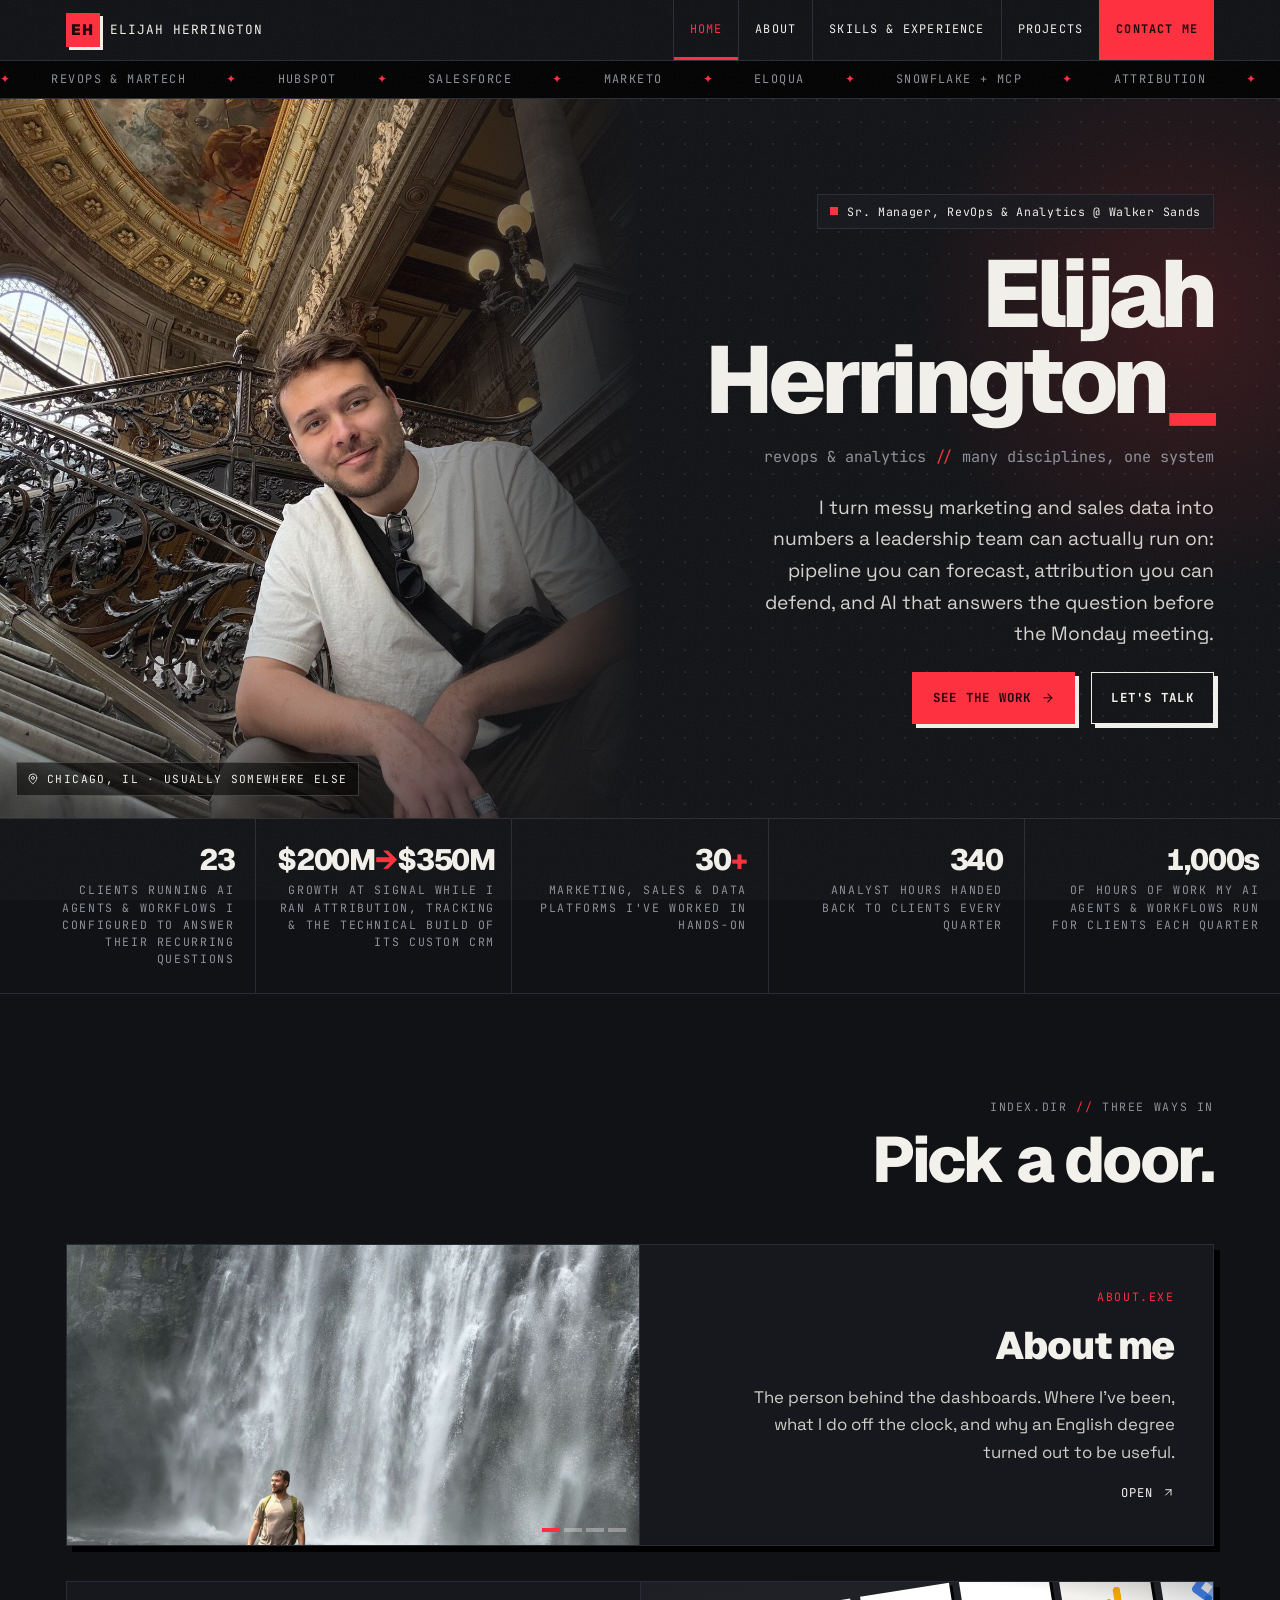
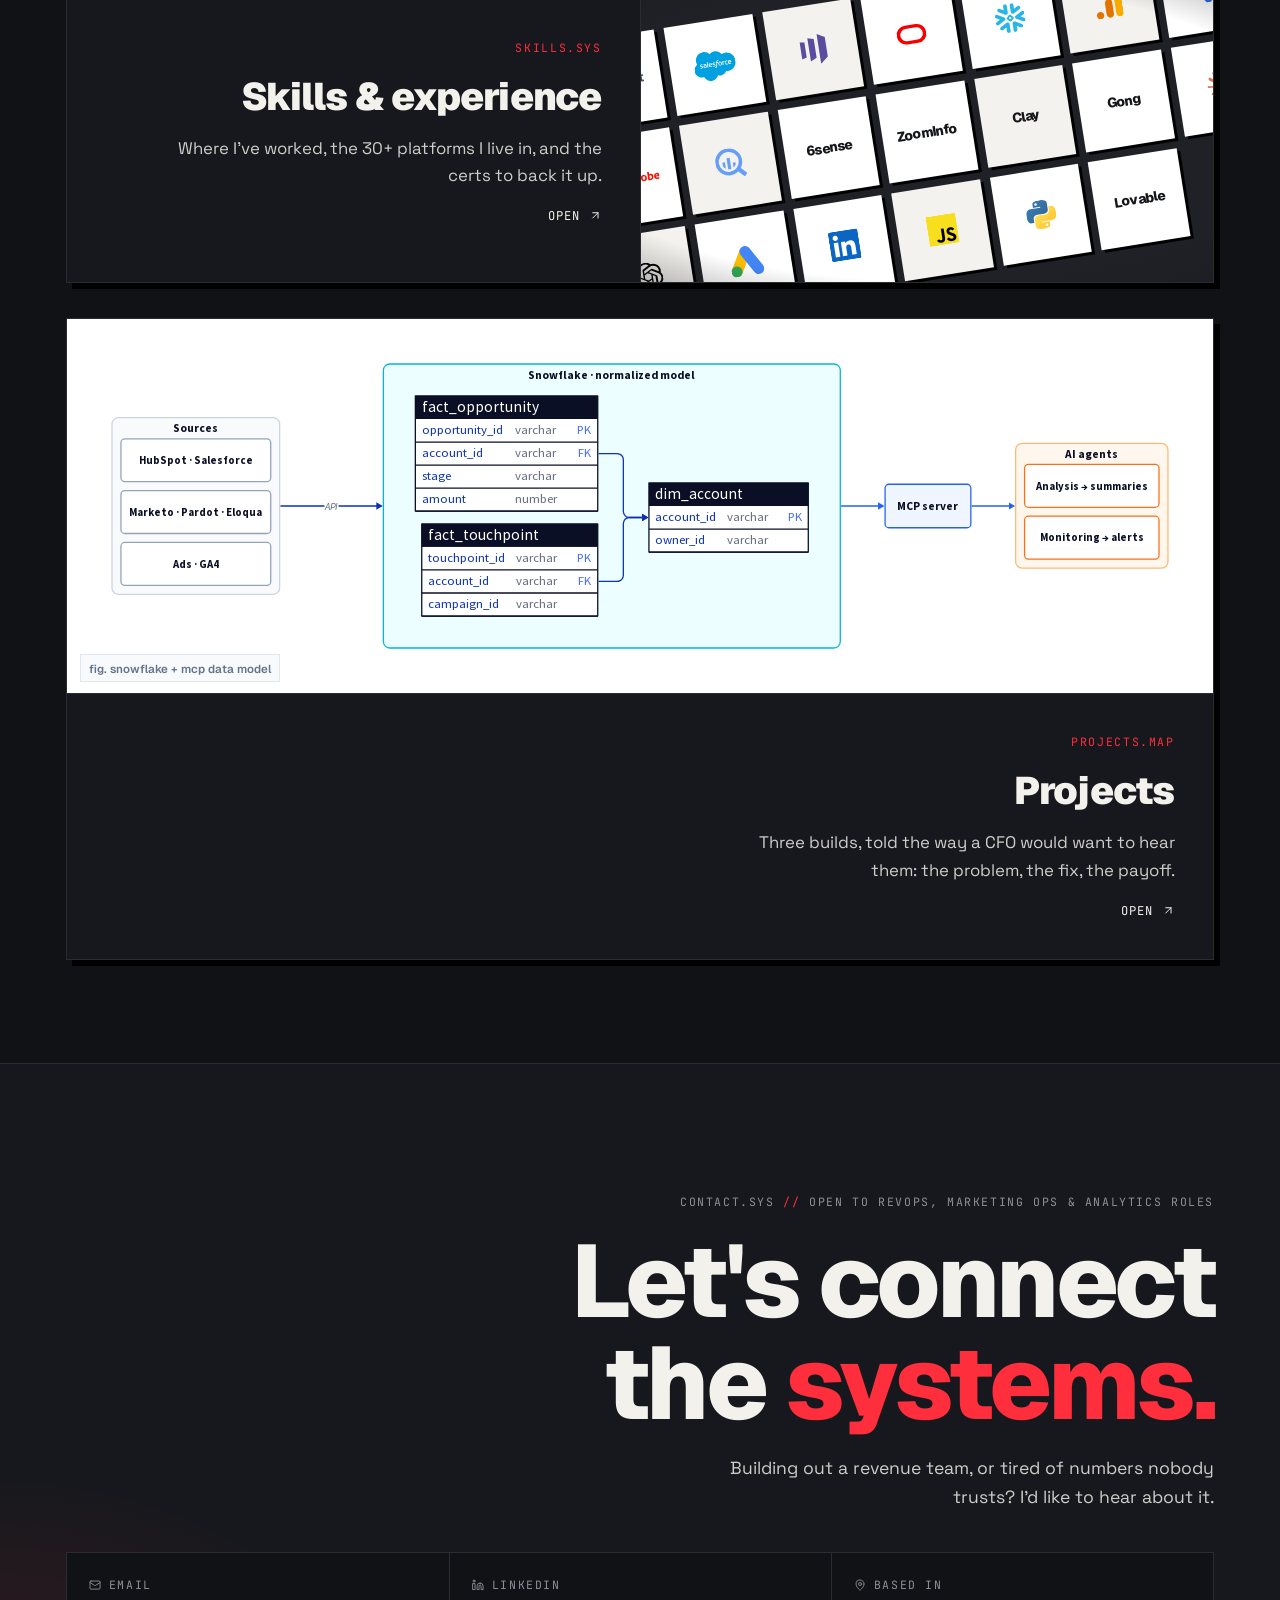
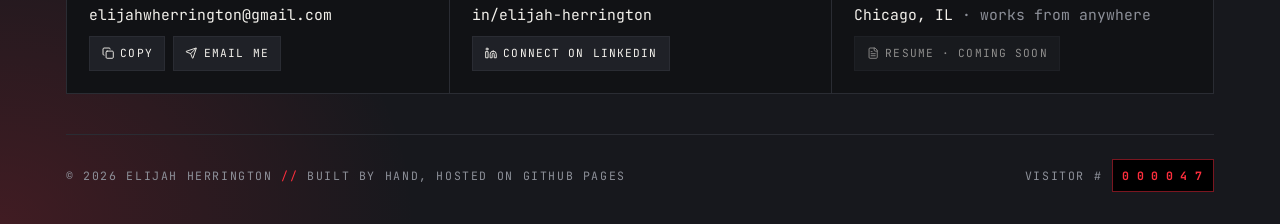
<file: index.html>
<!DOCTYPE html>
<html lang="en">
<head>
<meta charset="UTF-8">
<meta name="viewport" content="width=device-width, initial-scale=1.0, viewport-fit=cover">
<title>Elijah Herrington</title>
<meta name="description" content="Elijah Herrington — RevOps & MarTech in Chicago. HubSpot, Salesforce, attribution, and AI analytics.">
<meta property="og:title" content="Elijah Herrington">
<meta property="og:description" content="Elijah Herrington — RevOps & MarTech in Chicago. HubSpot, Salesforce, attribution, and AI analytics.">
<meta property="og:image" content="https://elijahwherrington.com/hero-staircase.jpg">
<meta property="og:type" content="website">
<meta name="theme-color" content="#111215">
<link rel="preconnect" href="https://fonts.googleapis.com">
<link rel="preconnect" href="https://fonts.gstatic.com" crossorigin>
<link rel="stylesheet" href="https://fonts.googleapis.com/css2?family=Geist:wght@500;600;700;800;900&family=JetBrains+Mono:wght@400;500;700&family=Space+Grotesk:wght@400;500;700&display=swap">
<link rel="icon" href="data:image/svg+xml,%3Csvg xmlns='http://www.w3.org/2000/svg' viewBox='0 0 64 64'%3E%3Crect width='64' height='64' fill='%23ff2e3d'/%3E%3Ctext x='32' y='43' font-family='Arial,Helvetica,sans-serif' font-weight='900' font-size='30' text-anchor='middle' fill='%231a0507'%3EEH%3C/text%3E%3C/svg%3E">
<link rel="stylesheet" href="style.css">
</head>
<body>
<header class="site-header">
  <div class="wrap">
    <a class="brand" href="index.html" aria-label="Elijah Herrington, home"><span class="mark">EH</span><span>elijah herrington</span></a>
    <button class="menu-btn" type="button" aria-expanded="false" aria-controls="site-nav">Menu ☰</button>
    <nav class="nav" id="site-nav" aria-label="Main">
      <a href="index.html" aria-current="page">Home</a><a href="about.html">About</a><a href="skills.html">Skills & Experience</a><a href="projects.html">Projects</a><a class="cta" href="#contact">Contact Me</a>
    </nav>
  </div>
</header>
<div class="ticker" aria-hidden="true"><div class="ticker-track"><span>revops & martech</span><span>hubspot</span><span>salesforce</span><span>marketo</span><span>eloqua</span><span>snowflake + mcp</span><span>attribution</span><span>google tag manager</span><span>ga4</span><span>6sense</span><span>clay</span><span>chicago, il</span><span>many disciplines, one system</span><span>revops & martech</span><span>hubspot</span><span>salesforce</span><span>marketo</span><span>eloqua</span><span>snowflake + mcp</span><span>attribution</span><span>google tag manager</span><span>ga4</span><span>6sense</span><span>clay</span><span>chicago, il</span><span>many disciplines, one system</span></div></div>
<main>
<section class="home-hero">
  <div class="hero-media">
    <img src="hero-staircase.jpg" alt="Elijah crouched on a marble staircase under an ornate painted ceiling" fetchpriority="high">
    <span class="tag"><svg class="lucide lucide-map-pin" aria-hidden="true" focusable="false" xmlns="http://www.w3.org/2000/svg" viewBox="0 0 24 24" fill="none" stroke="currentColor" stroke-width="2" stroke-linecap="round" stroke-linejoin="round" > <path d="M20 10c0 4.993-5.539 10.193-7.399 11.799a1 1 0 0 1-1.202 0C9.539 20.193 4 14.993 4 10a8 8 0 0 1 16 0" /> <circle cx="12" cy="10" r="3" /> </svg>chicago, il · usually somewhere else</span>
  </div>
  <div class="hero-side">
    <div class="hero-text">
      <span class="status rise"><span class="dot" aria-hidden="true"></span>Sr. Manager, RevOps &amp; Analytics @ Walker Sands</span>
      <h1 class="rise d1">Elijah<br>Herrington<span class="cur">_</span></h1>
      <p class="tagline rise d2">revops &amp; analytics <span class="r">//</span> many disciplines, one system</p>
      <p class="intro rise d3">I turn messy marketing and sales data into numbers a leadership team can actually run on: pipeline you can forecast, attribution you can defend, and AI that answers the question before the Monday meeting.</p>
      <div class="hero-actions rise d4">
        <a class="btn red" href="projects.html">See the work <svg class="lucide lucide-arrow-right" aria-hidden="true" focusable="false" xmlns="http://www.w3.org/2000/svg" viewBox="0 0 24 24" fill="none" stroke="currentColor" stroke-width="2" stroke-linecap="round" stroke-linejoin="round" > <path d="M5 12h14" /> <path d="m12 5 7 7-7 7" /> </svg></a>
        <a class="btn" href="#contact">Let's talk</a>
      </div>
    </div>
  </div>
</section>

<section class="stats" aria-label="Highlights">
  <div class="stat"><span class="n">23</span><span class="label">clients running ai agents &amp; workflows i configured to answer their recurring questions</span></div>
  <div class="stat"><span class="n">$200M<em>→</em>$350M</span><span class="label">growth at signal while i ran attribution, tracking &amp; the technical build of its custom crm</span></div>
  <div class="stat"><span class="n">30<em>+</em></span><span class="label">marketing, sales &amp; data platforms i've worked in hands-on</span></div>
  <div class="stat"><span class="n">340</span><span class="label">analyst hours handed back to clients every quarter</span></div>
  <div class="stat"><span class="n">1,000s</span><span class="label">of hours of work my ai agents &amp; workflows run for clients each quarter</span></div>
</section>

<section class="section">
  <div class="wrap">
    <div class="section-head">
      <span class="label">index.dir <span class="r">//</span> three ways in</span>
      <h2>Pick a door.</h2>
    </div>
    <div class="modules">
      <a class="module panel" href="about.html">
        <div class="module-media">
          <div class="carousel">
            <img class="on" src="waterfall-wide.jpg" alt="Elijah standing in front of a huge waterfall" loading="lazy">
            <img src="vineyard-remote.jpg" alt="Elijah working on a laptop at a vineyard, petting a dog" loading="lazy">
            <img src="street-food.jpg" alt="Elijah taking a big bite of street food at night" loading="lazy">
            <img src="portrait-beanie-1.jpg" alt="Portrait of Elijah in a beanie" loading="lazy">
          </div>
          <div class="carousel-dots" aria-hidden="true"><i class="on"></i><i></i><i></i><i></i></div>
        </div>
        <div class="module-body">
          <span class="file">ABOUT.EXE</span>
          <h3>About me</h3>
          <p>The person behind the dashboards. Where I've been, what I do off the clock, and why an English degree turned out to be useful.</p>
          <span class="go">Open <svg class="lucide lucide-arrow-up-right" aria-hidden="true" focusable="false" xmlns="http://www.w3.org/2000/svg" viewBox="0 0 24 24" fill="none" stroke="currentColor" stroke-width="2" stroke-linecap="round" stroke-linejoin="round" > <path d="M7 7h10v10" /> <path d="M7 17 17 7" /> </svg></span>
        </div>
      </a>

      <a class="module panel" href="skills.html">
        <div class="module-media">
          <div class="logo-collage" aria-hidden="true"><div class="lw-tile"><img src="hubspot.svg" alt="HubSpot" loading="lazy"></div><div class="lw-tile"><img src="salesforce.svg" alt="Salesforce + Pardot" loading="lazy"></div><div class="lw-tile"><img src="marketo.svg" alt="Marketo" loading="lazy"></div><div class="lw-tile"><img src="oracle.svg" alt="Eloqua" loading="lazy"></div><div class="lw-tile"><img src="snowflake.svg" alt="Snowflake" loading="lazy"></div><div class="lw-tile"><img src="ga4.svg" alt="GA4" loading="lazy"></div><div class="lw-tile"><img src="gtm.svg" alt="Tag Manager" loading="lazy"></div><div class="lw-tile"><img src="adobe.svg" alt="Adobe tags" loading="lazy"></div><div class="lw-tile"><img src="bigquery.svg" alt="BigQuery" loading="lazy"></div><div class="lw-tile"><b class="wm">6sense</b></div><div class="lw-tile"><b class="wm">ZoomInfo</b></div><div class="lw-tile"><b class="wm">Clay</b></div><div class="lw-tile"><b class="wm">Gong</b></div><div class="lw-tile"><img src="claude.svg" alt="Claude" loading="lazy"></div><div class="lw-tile"><img src="openai.svg" alt="OpenAI" loading="lazy"></div><div class="lw-tile"><img src="google-ads.svg" alt="Google Ads" loading="lazy"></div><div class="lw-tile"><img src="linkedin.svg" alt="LinkedIn Ads" loading="lazy"></div><div class="lw-tile"><img src="javascript.svg" alt="JavaScript" loading="lazy"></div><div class="lw-tile"><img src="python.svg" alt="Python" loading="lazy"></div><div class="lw-tile"><b class="wm">Lovable</b></div></div>
        </div>
        <div class="module-body">
          <span class="file">SKILLS.SYS</span>
          <h3>Skills &amp; experience</h3>
          <p>Where I've worked, the 30+ platforms I live in, and the certs to back it up.</p>
          <span class="go">Open <svg class="lucide lucide-arrow-up-right" aria-hidden="true" focusable="false" xmlns="http://www.w3.org/2000/svg" viewBox="0 0 24 24" fill="none" stroke="currentColor" stroke-width="2" stroke-linecap="round" stroke-linejoin="round" > <path d="M7 7h10v10" /> <path d="M7 17 17 7" /> </svg></span>
        </div>
      </a>

      <a class="module module-wide panel" href="projects.html">
        <div class="module-media diagram-media">
          <img src="card.svg" alt="Data model diagram: HubSpot, Salesforce, Marketo, Pardot, Eloqua, ads and GA4 feed a normalized Snowflake model of account, opportunity and touchpoint tables, which an MCP server exposes to analysis and monitoring agents." loading="lazy">
          <span class="diagram-tag">fig. snowflake + mcp data model</span>
        </div>
        <div class="module-body">
          <span class="file">PROJECTS.MAP</span>
          <h3>Projects</h3>
          <p>Three builds, told the way a CFO would want to hear them: the problem, the fix, the payoff.</p>
          <span class="go">Open <svg class="lucide lucide-arrow-up-right" aria-hidden="true" focusable="false" xmlns="http://www.w3.org/2000/svg" viewBox="0 0 24 24" fill="none" stroke="currentColor" stroke-width="2" stroke-linecap="round" stroke-linejoin="round" > <path d="M7 7h10v10" /> <path d="M7 17 17 7" /> </svg></span>
        </div>
      </a>
    </div>
  </div>
</section>

</main>
<footer class="contact" id="contact">
  <div class="wrap">
    <div class="contact-top">
      <span class="label">contact.sys <span class="r">//</span> open to revops, marketing ops &amp; analytics roles</span>
      <h2>Let's connect the <span class="r">systems.</span></h2>
      <p style="max-width:50ch;color:#cfcdc8;font-size:1.1rem">Building out a revenue team, or tired of numbers nobody trusts? I'd like to hear about it.</p>
    </div>
    <div class="contact-grid">
      <div class="contact-cell">
        <span class="label"><svg class="lucide lucide-mail" aria-hidden="true" focusable="false" xmlns="http://www.w3.org/2000/svg" viewBox="0 0 24 24" fill="none" stroke="currentColor" stroke-width="2" stroke-linecap="round" stroke-linejoin="round" > <rect width="20" height="16" x="2" y="4" rx="2" /> <path d="m22 7-8.97 5.7a1.94 1.94 0 0 1-2.06 0L2 7" /> </svg>email</span>
        <span class="val" id="email-val">elijahwherrington@gmail.com</span>
        <div class="row">
          <button class="mini" type="button" data-copy="elijahwherrington@gmail.com" data-target="email-val"><svg class="lucide lucide-copy" aria-hidden="true" focusable="false" xmlns="http://www.w3.org/2000/svg" viewBox="0 0 24 24" fill="none" stroke="currentColor" stroke-width="2" stroke-linecap="round" stroke-linejoin="round" > <rect width="14" height="14" x="8" y="8" rx="2" ry="2" /> <path d="M4 16c-1.1 0-2-.9-2-2V4c0-1.1.9-2 2-2h10c1.1 0 2 .9 2 2" /> </svg>Copy</button>
          <a class="mini" href="mailto:elijahwherrington@gmail.com"><svg class="lucide lucide-send" aria-hidden="true" focusable="false" xmlns="http://www.w3.org/2000/svg" viewBox="0 0 24 24" fill="none" stroke="currentColor" stroke-width="2" stroke-linecap="round" stroke-linejoin="round" > <path d="M14.536 21.686a.5.5 0 0 0 .937-.024l6.5-19a.496.496 0 0 0-.635-.635l-19 6.5a.5.5 0 0 0-.024.937l7.93 3.18a2 2 0 0 1 1.112 1.11z" /> <path d="m21.854 2.147-10.94 10.939" /> </svg>Email me</a>
        </div>
      </div>
      <div class="contact-cell">
        <span class="label"><svg class="lucide lucide-linkedin" aria-hidden="true" focusable="false" xmlns="http://www.w3.org/2000/svg" viewBox="0 0 24 24" fill="none" stroke="currentColor" stroke-width="2" stroke-linecap="round" stroke-linejoin="round" > <path d="M16 8a6 6 0 0 1 6 6v7h-4v-7a2 2 0 0 0-2-2 2 2 0 0 0-2 2v7h-4v-7a6 6 0 0 1 6-6z" /> <rect width="4" height="12" x="2" y="9" /> <circle cx="4" cy="4" r="2" /> </svg>linkedin</span>
        <span class="val">in/elijah-herrington</span>
        <div class="row"><a class="mini" href="https://www.linkedin.com/in/elijah-herrington-657a081b9/" target="_blank" rel="noopener"><svg class="lucide lucide-linkedin" aria-hidden="true" focusable="false" xmlns="http://www.w3.org/2000/svg" viewBox="0 0 24 24" fill="none" stroke="currentColor" stroke-width="2" stroke-linecap="round" stroke-linejoin="round" > <path d="M16 8a6 6 0 0 1 6 6v7h-4v-7a2 2 0 0 0-2-2 2 2 0 0 0-2 2v7h-4v-7a6 6 0 0 1 6-6z" /> <rect width="4" height="12" x="2" y="9" /> <circle cx="4" cy="4" r="2" /> </svg>Connect on LinkedIn</a></div>
      </div>
      <div class="contact-cell">
        <span class="label"><svg class="lucide lucide-map-pin" aria-hidden="true" focusable="false" xmlns="http://www.w3.org/2000/svg" viewBox="0 0 24 24" fill="none" stroke="currentColor" stroke-width="2" stroke-linecap="round" stroke-linejoin="round" > <path d="M20 10c0 4.993-5.539 10.193-7.399 11.799a1 1 0 0 1-1.202 0C9.539 20.193 4 14.993 4 10a8 8 0 0 1 16 0" /> <circle cx="12" cy="10" r="3" /> </svg>based in</span>
        <span class="val">Chicago, IL <span style="color:var(--muted)">· works from anywhere</span></span>
        <div class="row"><span class="mini" aria-disabled="true" style="opacity:.55;cursor:default"><svg class="lucide lucide-file-text" aria-hidden="true" focusable="false" xmlns="http://www.w3.org/2000/svg" viewBox="0 0 24 24" fill="none" stroke="currentColor" stroke-width="2" stroke-linecap="round" stroke-linejoin="round" > <path d="M15 2H6a2 2 0 0 0-2 2v16a2 2 0 0 0 2 2h12a2 2 0 0 0 2-2V7Z" /> <path d="M14 2v4a2 2 0 0 0 2 2h4" /> <path d="M10 9H8" /> <path d="M16 13H8" /> <path d="M16 17H8" /> </svg>Resume · coming soon</span></div>
      </div>
    </div>
    <div class="footer-bar">
      <span class="label">© <span id="yr">2026</span> elijah herrington <span class="r">//</span> built by hand, hosted on github pages</span>
      <span class="label" style="display:inline-flex;gap:.6rem;align-items:center">visitor # <span class="odometer" aria-label="visitor counter"><span>0</span><span>0</span><span>0</span><span>0</span><span>4</span><span>7</span></span></span>
    </div>
  </div>
</footer>
<script src="site.js"></script>
</body>
</html>
</file>
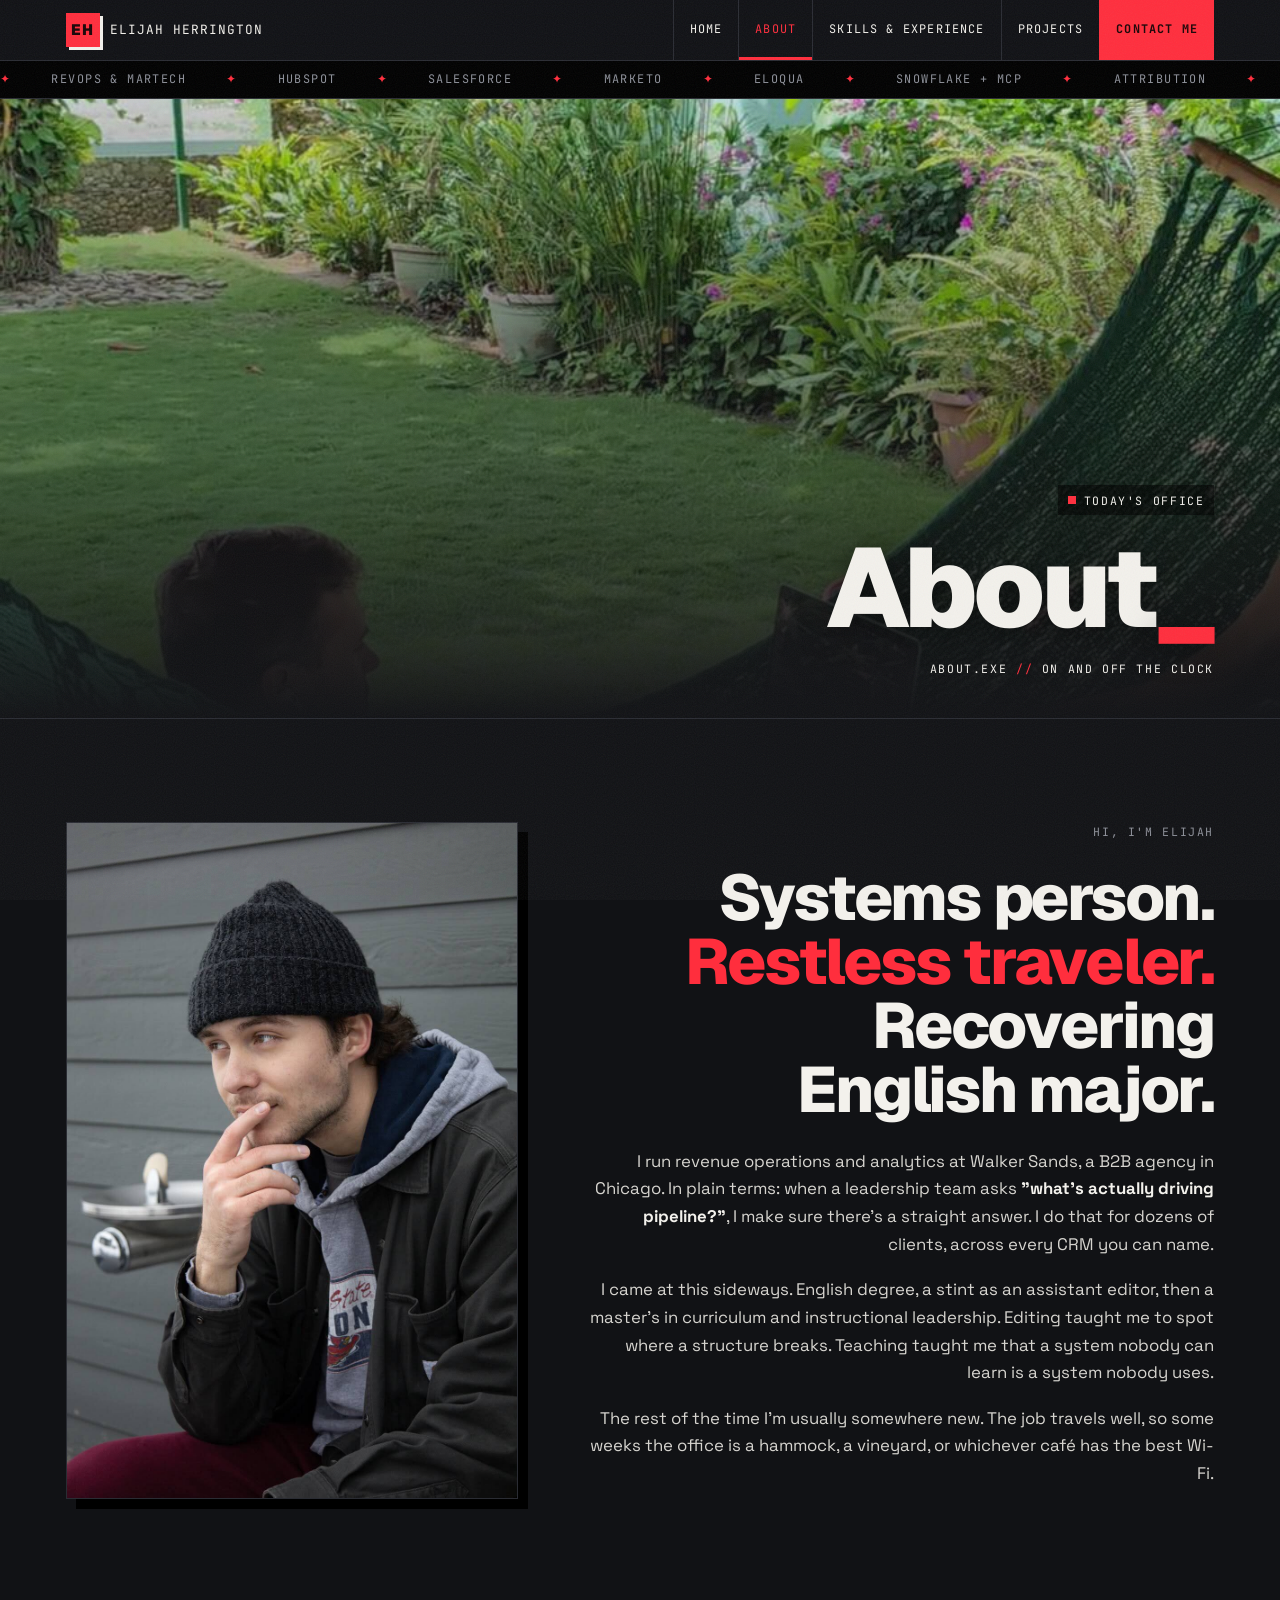
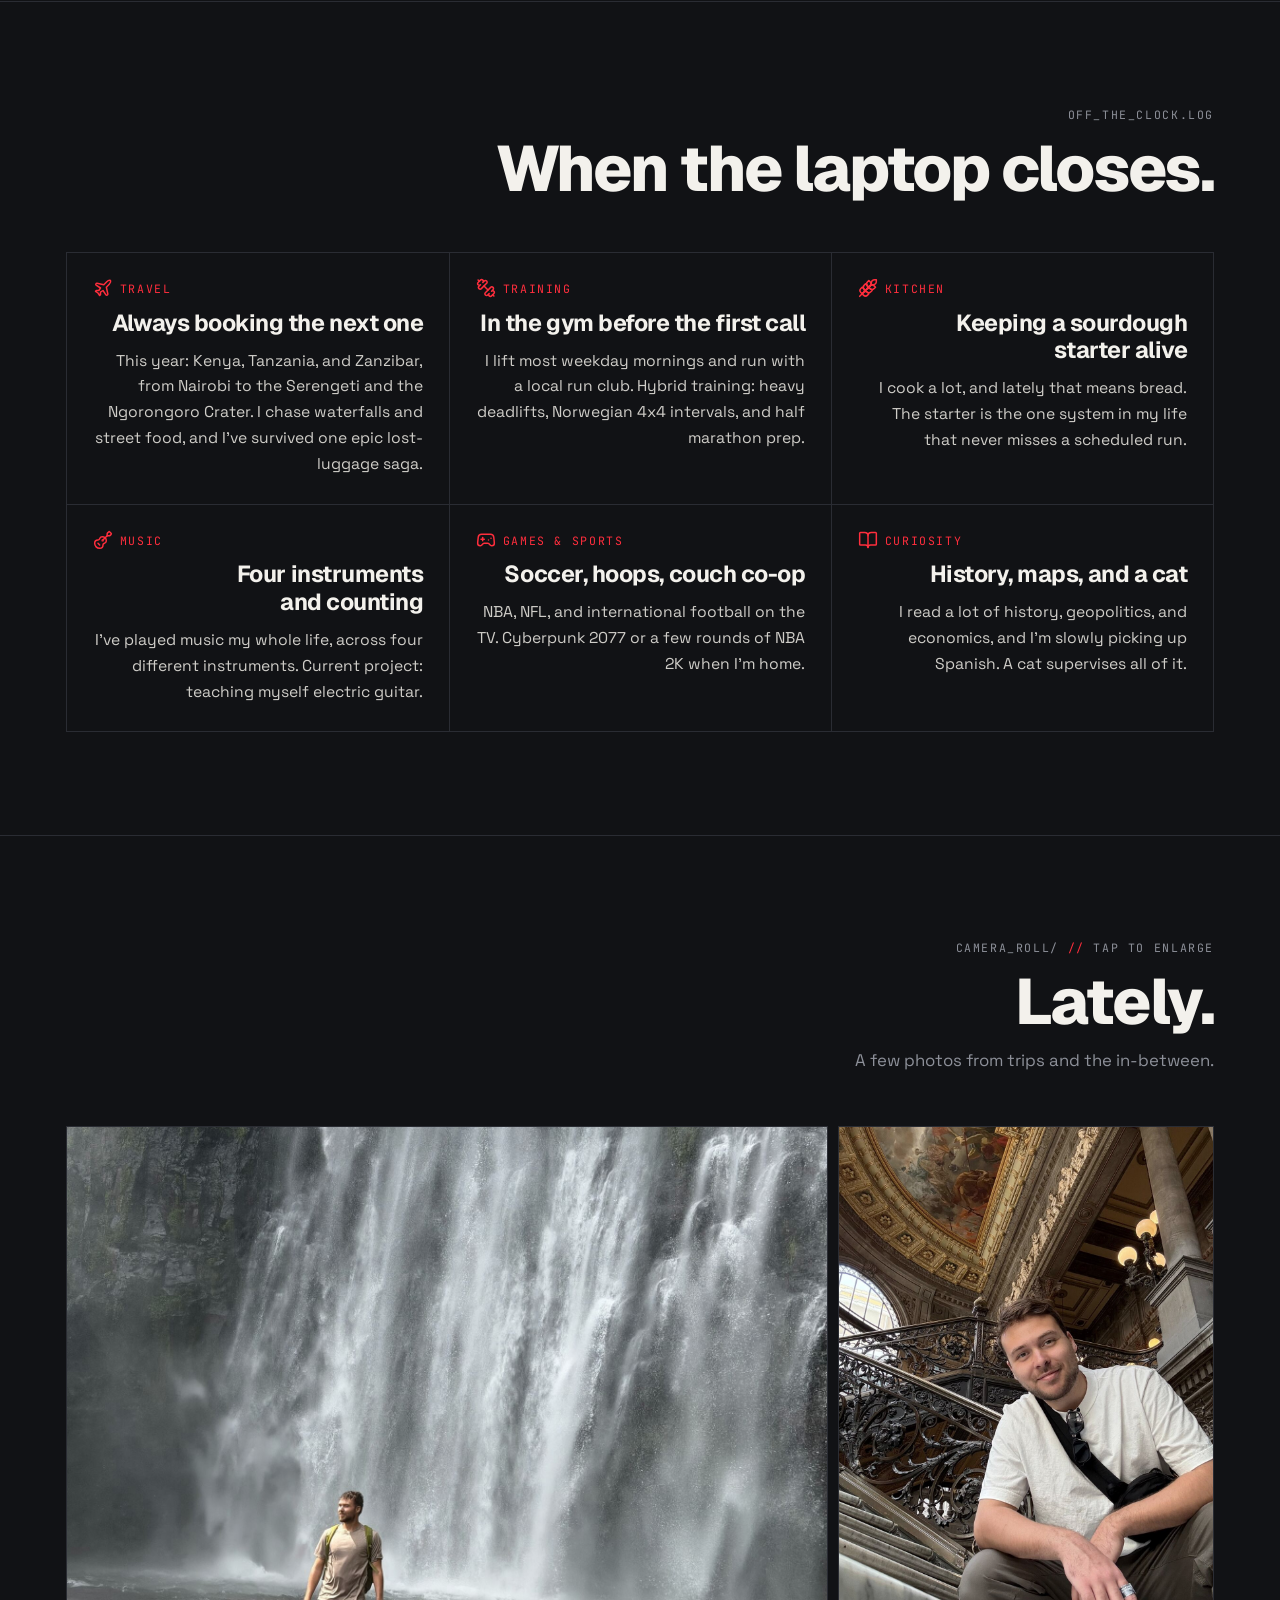
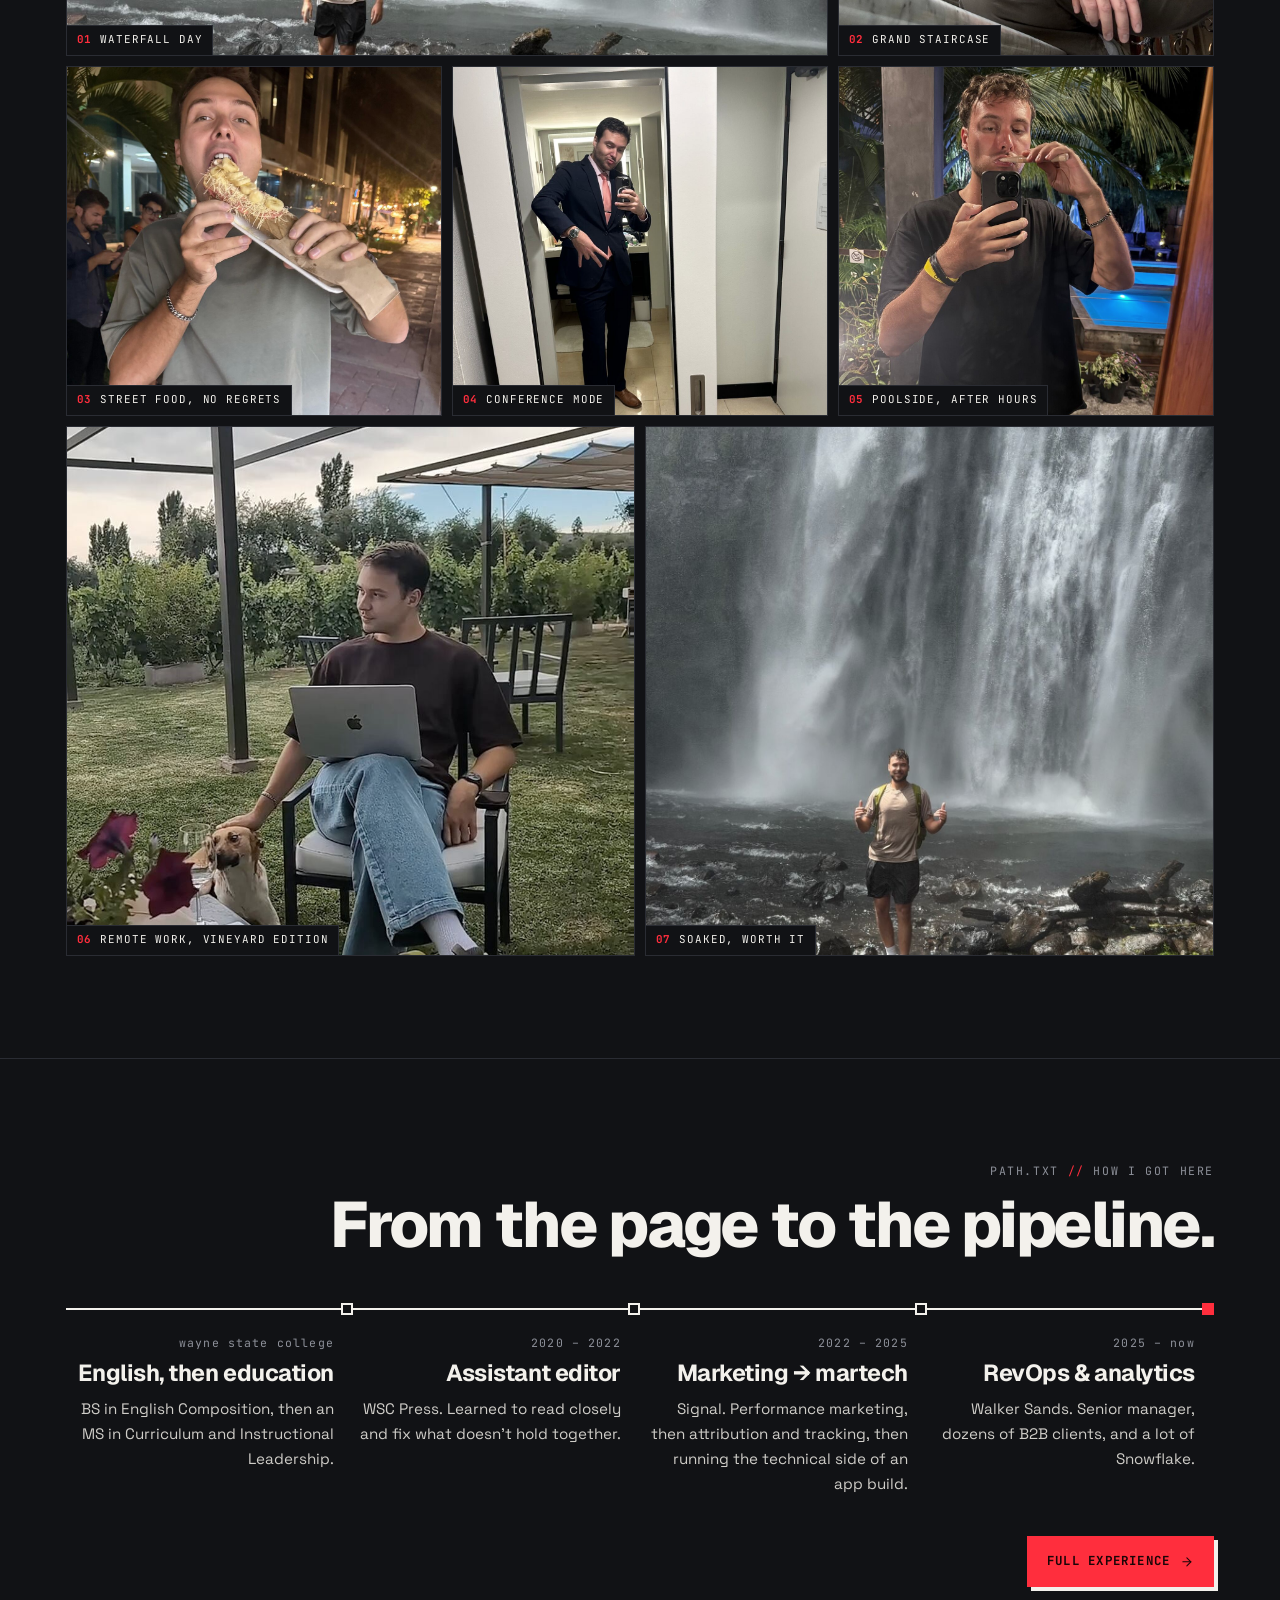
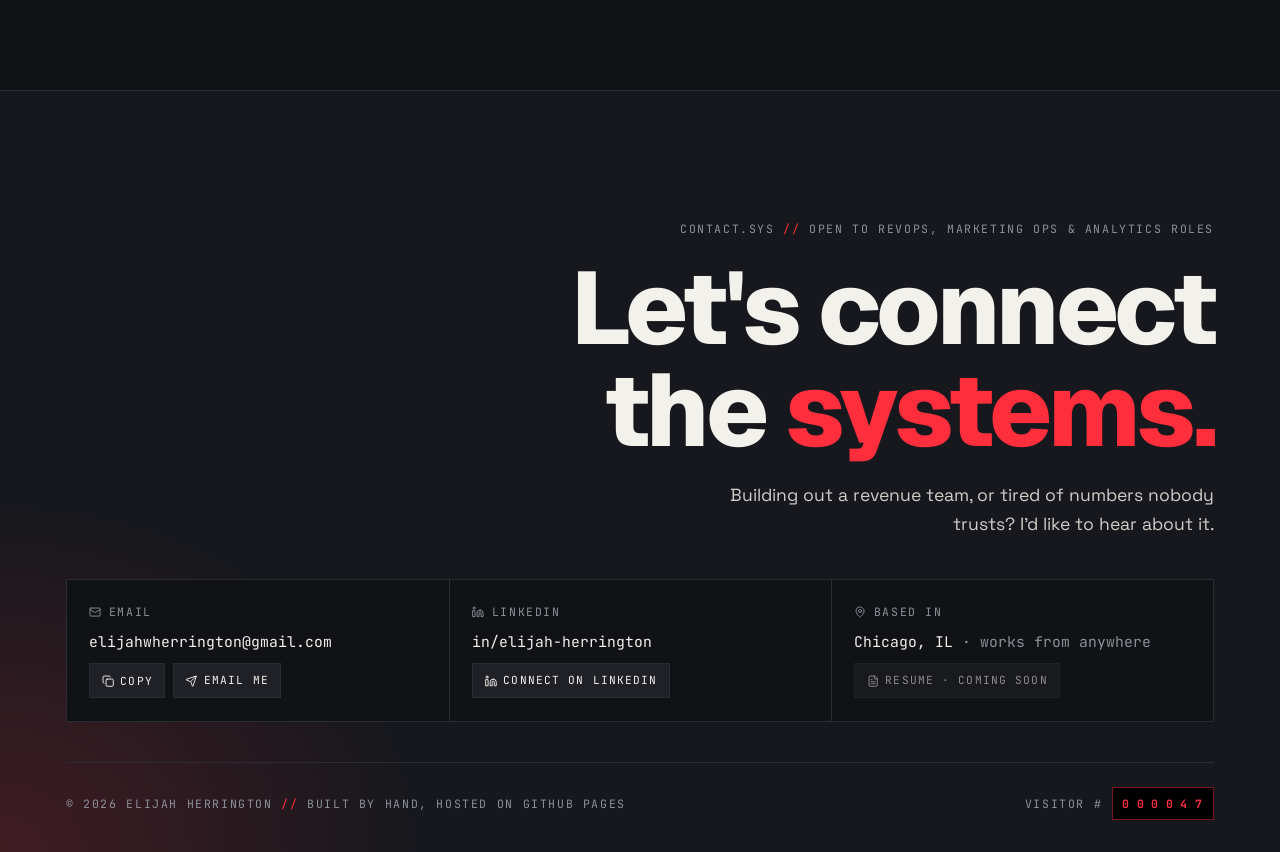
<file: about.html>
<!DOCTYPE html>
<html lang="en">
<head>
<meta charset="UTF-8">
<meta name="viewport" content="width=device-width, initial-scale=1.0, viewport-fit=cover">
<title>About · Elijah Herrington</title>
<meta name="description" content="Who Elijah is, on and off the clock: travel, training, cooking, music, and the path from English major to RevOps.">
<meta property="og:title" content="About · Elijah Herrington">
<meta property="og:description" content="Who Elijah is, on and off the clock: travel, training, cooking, music, and the path from English major to RevOps.">
<meta property="og:image" content="https://elijahwherrington.com/hero-staircase.jpg">
<meta property="og:type" content="website">
<meta name="theme-color" content="#111215">
<link rel="preconnect" href="https://fonts.googleapis.com">
<link rel="preconnect" href="https://fonts.gstatic.com" crossorigin>
<link rel="stylesheet" href="https://fonts.googleapis.com/css2?family=Geist:wght@500;600;700;800;900&family=JetBrains+Mono:wght@400;500;700&family=Space+Grotesk:wght@400;500;700&display=swap">
<link rel="icon" href="data:image/svg+xml,%3Csvg xmlns='http://www.w3.org/2000/svg' viewBox='0 0 64 64'%3E%3Crect width='64' height='64' fill='%23ff2e3d'/%3E%3Ctext x='32' y='43' font-family='Arial,Helvetica,sans-serif' font-weight='900' font-size='30' text-anchor='middle' fill='%231a0507'%3EEH%3C/text%3E%3C/svg%3E">
<link rel="stylesheet" href="style.css">
</head>
<body>
<header class="site-header">
  <div class="wrap">
    <a class="brand" href="index.html" aria-label="Elijah Herrington, home"><span class="mark">EH</span><span>elijah herrington</span></a>
    <button class="menu-btn" type="button" aria-expanded="false" aria-controls="site-nav">Menu ☰</button>
    <nav class="nav" id="site-nav" aria-label="Main">
      <a href="index.html">Home</a><a href="about.html" aria-current="page">About</a><a href="skills.html">Skills & Experience</a><a href="projects.html">Projects</a><a class="cta" href="#contact">Contact Me</a>
    </nav>
  </div>
</header>
<div class="ticker" aria-hidden="true"><div class="ticker-track"><span>revops & martech</span><span>hubspot</span><span>salesforce</span><span>marketo</span><span>eloqua</span><span>snowflake + mcp</span><span>attribution</span><span>google tag manager</span><span>ga4</span><span>6sense</span><span>clay</span><span>chicago, il</span><span>many disciplines, one system</span><span>revops & martech</span><span>hubspot</span><span>salesforce</span><span>marketo</span><span>eloqua</span><span>snowflake + mcp</span><span>attribution</span><span>google tag manager</span><span>ga4</span><span>6sense</span><span>clay</span><span>chicago, il</span><span>many disciplines, one system</span></div></div>
<main>
<section class="video-hero">
  <img class="poster" src="hammock-poster.jpg" alt="">
  <video autoplay muted loop playsinline preload="metadata" poster="hammock-poster.jpg" aria-label="Elijah working on a laptop in a hammock under a palm-thatched roof">
    <source src="hammock.mp4" type="video/mp4">
  </video>
  <div class="wrap">
    <span class="rec">today's office</span>
    <h1>About<span class="r">_</span></h1>
    <span class="label" style="color:var(--ink)">about.exe <span class="r">//</span> on and off the clock</span>
  </div>
</section>

<section class="section">
  <div class="wrap about-intro">
    <figure class="frame rise"><img src="portrait-beanie-2.jpg" alt="Elijah in a beanie and work jacket, looking off to the side" loading="lazy"></figure>
    <div class="text">
      <span class="label rise d1">hi, i'm elijah</span>
      <h2 class="rise d2">Systems person. <span class="r">Restless traveler.</span> Recovering English major.</h2>
      <div class="prose rise d3">
        <p>I run revenue operations and analytics at Walker Sands, a B2B agency in Chicago. In plain terms: when a leadership team asks <strong>"what's actually driving pipeline?"</strong>, I make sure there's a straight answer. I do that for dozens of clients, across every CRM you can name.</p>
        <p>I came at this sideways. English degree, a stint as an assistant editor, then a master's in curriculum and instructional leadership. Editing taught me to spot where a structure breaks. Teaching taught me that a system nobody can learn is a system nobody uses.</p>
        <p>The rest of the time I'm usually somewhere new. The job travels well, so some weeks the office is a hammock, a vineyard, or whichever café has the best Wi-Fi.</p>
      </div>
    </div>
  </div>
</section>

<section class="section">
  <div class="wrap">
    <div class="section-head">
      <span class="label">off_the_clock.log</span>
      <h2>When the laptop closes.</h2>
    </div>
    <div class="offclock">
      <div class="oc"><span class="k"><svg class="lucide lucide-plane" aria-hidden="true" focusable="false" xmlns="http://www.w3.org/2000/svg" viewBox="0 0 24 24" fill="none" stroke="currentColor" stroke-width="2" stroke-linecap="round" stroke-linejoin="round" > <path d="M17.8 19.2 16 11l3.5-3.5C21 6 21.5 4 21 3c-1-.5-3 0-4.5 1.5L13 8 4.8 6.2c-.5-.1-.9.1-1.1.5l-.3.5c-.2.5-.1 1 .3 1.3L9 12l-2 3H4l-1 1 3 2 2 3 1-1v-3l3-2 3.5 5.3c.3.4.8.5 1.3.3l.5-.2c.4-.3.6-.7.5-1.2z" /> </svg>travel</span><h3>Always booking the next one</h3><p>This year: Kenya, Tanzania, and Zanzibar, from Nairobi to the Serengeti and the Ngorongoro Crater. I chase waterfalls and street food, and I've survived one epic lost-luggage saga.</p></div>
      <div class="oc"><span class="k"><svg class="lucide lucide-dumbbell" aria-hidden="true" focusable="false" xmlns="http://www.w3.org/2000/svg" viewBox="0 0 24 24" fill="none" stroke="currentColor" stroke-width="2" stroke-linecap="round" stroke-linejoin="round" > <path d="M14.4 14.4 9.6 9.6" /> <path d="M18.657 21.485a2 2 0 1 1-2.829-2.828l-1.767 1.768a2 2 0 1 1-2.829-2.829l6.364-6.364a2 2 0 1 1 2.829 2.829l-1.768 1.767a2 2 0 1 1 2.828 2.829z" /> <path d="m21.5 21.5-1.4-1.4" /> <path d="M3.9 3.9 2.5 2.5" /> <path d="M6.404 12.768a2 2 0 1 1-2.829-2.829l1.768-1.767a2 2 0 1 1-2.828-2.829l2.828-2.828a2 2 0 1 1 2.829 2.828l1.767-1.768a2 2 0 1 1 2.829 2.829z" /> </svg>training</span><h3>In the gym before the first call</h3><p>I lift most weekday mornings and run with a local run club. Hybrid training: heavy deadlifts, Norwegian 4x4 intervals, and half marathon prep.</p></div>
      <div class="oc"><span class="k"><svg class="lucide lucide-wheat" aria-hidden="true" focusable="false" xmlns="http://www.w3.org/2000/svg" viewBox="0 0 24 24" fill="none" stroke="currentColor" stroke-width="2" stroke-linecap="round" stroke-linejoin="round" > <path d="M2 22 16 8" /> <path d="M3.47 12.53 5 11l1.53 1.53a3.5 3.5 0 0 1 0 4.94L5 19l-1.53-1.53a3.5 3.5 0 0 1 0-4.94Z" /> <path d="M7.47 8.53 9 7l1.53 1.53a3.5 3.5 0 0 1 0 4.94L9 15l-1.53-1.53a3.5 3.5 0 0 1 0-4.94Z" /> <path d="M11.47 4.53 13 3l1.53 1.53a3.5 3.5 0 0 1 0 4.94L13 11l-1.53-1.53a3.5 3.5 0 0 1 0-4.94Z" /> <path d="M20 2h2v2a4 4 0 0 1-4 4h-2V6a4 4 0 0 1 4-4Z" /> <path d="M11.47 17.47 13 19l-1.53 1.53a3.5 3.5 0 0 1-4.94 0L5 19l1.53-1.53a3.5 3.5 0 0 1 4.94 0Z" /> <path d="M15.47 13.47 17 15l-1.53 1.53a3.5 3.5 0 0 1-4.94 0L9 15l1.53-1.53a3.5 3.5 0 0 1 4.94 0Z" /> <path d="M19.47 9.47 21 11l-1.53 1.53a3.5 3.5 0 0 1-4.94 0L13 11l1.53-1.53a3.5 3.5 0 0 1 4.94 0Z" /> </svg>kitchen</span><h3>Keeping a sourdough starter alive</h3><p>I cook a lot, and lately that means bread. The starter is the one system in my life that never misses a scheduled run.</p></div>
      <div class="oc"><span class="k"><svg class="lucide lucide-guitar" aria-hidden="true" focusable="false" xmlns="http://www.w3.org/2000/svg" viewBox="0 0 24 24" fill="none" stroke="currentColor" stroke-width="2" stroke-linecap="round" stroke-linejoin="round" > <path d="m11.9 12.1 4.514-4.514" /> <path d="M20.1 2.3a1 1 0 0 0-1.4 0l-1.114 1.114A2 2 0 0 0 17 4.828v1.344a2 2 0 0 1-.586 1.414A2 2 0 0 1 17.828 7h1.344a2 2 0 0 0 1.414-.586L21.7 5.3a1 1 0 0 0 0-1.4z" /> <path d="m6 16 2 2" /> <path d="M8.2 9.9C8.7 8.8 9.8 8 11 8c2.8 0 5 2.2 5 5 0 1.2-.8 2.3-1.9 2.8l-.9.4A2 2 0 0 0 12 18a4 4 0 0 1-4 4c-3.3 0-6-2.7-6-6a4 4 0 0 1 4-4 2 2 0 0 0 1.8-1.2z" /> <circle cx="11.5" cy="12.5" r=".5" fill="currentColor" /> </svg>music</span><h3>Four instruments and counting</h3><p>I've played music my whole life, across four different instruments. Current project: teaching myself electric guitar.</p></div>
      <div class="oc"><span class="k"><svg class="lucide lucide-gamepad-2" aria-hidden="true" focusable="false" xmlns="http://www.w3.org/2000/svg" viewBox="0 0 24 24" fill="none" stroke="currentColor" stroke-width="2" stroke-linecap="round" stroke-linejoin="round" > <line x1="6" x2="10" y1="11" y2="11" /> <line x1="8" x2="8" y1="9" y2="13" /> <line x1="15" x2="15.01" y1="12" y2="12" /> <line x1="18" x2="18.01" y1="10" y2="10" /> <path d="M17.32 5H6.68a4 4 0 0 0-3.978 3.59c-.006.052-.01.101-.017.152C2.604 9.416 2 14.456 2 16a3 3 0 0 0 3 3c1 0 1.5-.5 2-1l1.414-1.414A2 2 0 0 1 9.828 16h4.344a2 2 0 0 1 1.414.586L17 18c.5.5 1 1 2 1a3 3 0 0 0 3-3c0-1.545-.604-6.584-.685-7.258-.007-.05-.011-.1-.017-.151A4 4 0 0 0 17.32 5z" /> </svg>games &amp; sports</span><h3>Soccer, hoops, couch co-op</h3><p>NBA, NFL, and international football on the TV. Cyberpunk 2077 or a few rounds of NBA 2K when I'm home.</p></div>
      <div class="oc"><span class="k"><svg class="lucide lucide-book-open" aria-hidden="true" focusable="false" xmlns="http://www.w3.org/2000/svg" viewBox="0 0 24 24" fill="none" stroke="currentColor" stroke-width="2" stroke-linecap="round" stroke-linejoin="round" > <path d="M12 7v14" /> <path d="M3 18a1 1 0 0 1-1-1V4a1 1 0 0 1 1-1h5a4 4 0 0 1 4 4 4 4 0 0 1 4-4h5a1 1 0 0 1 1 1v13a1 1 0 0 1-1 1h-6a3 3 0 0 0-3 3 3 3 0 0 0-3-3z" /> </svg>curiosity</span><h3>History, maps, and a cat</h3><p>I read a lot of history, geopolitics, and economics, and I'm slowly picking up Spanish. A cat supervises all of it.</p></div>
    </div>
  </div>
</section>

<section class="section">
  <div class="wrap">
    <div class="section-head">
      <span class="label">camera_roll/ <span class="r">//</span> tap to enlarge</span>
      <h2>Lately.</h2>
      <p>A few photos from trips and the in-between.</p>
    </div>
    <div class="mosaic">
      <figure class="frame m-a" data-lightbox><img src="waterfall-wide.jpg" alt="Elijah standing in front of a massive waterfall" loading="lazy"><figcaption><b>01</b> waterfall day</figcaption><button type="button" aria-label="Enlarge photo: waterfall day"></button></figure>
      <figure class="frame m-b" data-lightbox><img src="hero-staircase.jpg" alt="Elijah on a marble staircase under a painted ceiling" loading="lazy" style="object-position:50% 40%"><figcaption><b>02</b> grand staircase</figcaption><button type="button" aria-label="Enlarge photo: grand staircase"></button></figure>
      <figure class="frame m-c" data-lightbox><img src="street-food.jpg" alt="Elijah taking a huge bite of street food at night" loading="lazy" style="object-position:50% 25%"><figcaption><b>03</b> street food, no regrets</figcaption><button type="button" aria-label="Enlarge photo: street food"></button></figure>
      <figure class="frame m-d" data-lightbox><img src="suit.jpg" alt="Mirror selfie in a navy suit and pink tie" loading="lazy" style="object-position:50% 30%"><figcaption><b>04</b> conference mode</figcaption><button type="button" aria-label="Enlarge photo: conference mode"></button></figure>
      <figure class="frame m-e" data-lightbox><img src="night-selfie.jpg" alt="Mirror selfie at night by a lit pool and palm trees" loading="lazy" style="object-position:50% 30%"><figcaption><b>05</b> poolside, after hours</figcaption><button type="button" aria-label="Enlarge photo: poolside after hours"></button></figure>
      <figure class="frame m-f" data-lightbox><img src="vineyard-remote.jpg" alt="Elijah working on a laptop at an outdoor vineyard table, petting a dog" loading="lazy" style="object-position:50% 45%"><figcaption><b>06</b> remote work, vineyard edition</figcaption><button type="button" aria-label="Enlarge photo: remote work at a vineyard"></button></figure>
      <figure class="frame m-g" data-lightbox><img src="waterfall-thumbs.jpg" alt="Elijah giving two thumbs up in front of a waterfall" loading="lazy" style="object-position:50% 70%"><figcaption><b>07</b> soaked, worth it</figcaption><button type="button" aria-label="Enlarge photo: thumbs up at the waterfall"></button></figure>
    </div>
  </div>
</section>

<section class="section">
  <div class="wrap">
    <div class="section-head">
      <span class="label">path.txt <span class="r">//</span> how i got here</span>
      <h2>From the page to the pipeline.</h2>
    </div>
    <div class="path">
      <div class="step"><span class="yr">wayne state college</span><h3>English, then education</h3><p>BS in English Composition, then an MS in Curriculum and Instructional Leadership.</p></div>
      <div class="step"><span class="yr">2020 – 2022</span><h3>Assistant editor</h3><p>WSC Press. Learned to read closely and fix what doesn't hold together.</p></div>
      <div class="step"><span class="yr">2022 – 2025</span><h3>Marketing → martech</h3><p>Signal. Performance marketing, then attribution and tracking, then running the technical side of an app build.</p></div>
      <div class="step"><span class="yr">2025 – now</span><h3>RevOps &amp; analytics</h3><p>Walker Sands. Senior manager, dozens of B2B clients, and a lot of Snowflake.</p></div>
    </div>
    <div style="display:flex;justify-content:flex-end;margin-top:2.5rem"><a class="btn red" href="skills.html">Full experience <svg class="lucide lucide-arrow-right" aria-hidden="true" focusable="false" xmlns="http://www.w3.org/2000/svg" viewBox="0 0 24 24" fill="none" stroke="currentColor" stroke-width="2" stroke-linecap="round" stroke-linejoin="round" > <path d="M5 12h14" /> <path d="m12 5 7 7-7 7" /> </svg></a></div>
  </div>
</section>

</main>
<footer class="contact" id="contact">
  <div class="wrap">
    <div class="contact-top">
      <span class="label">contact.sys <span class="r">//</span> open to revops, marketing ops &amp; analytics roles</span>
      <h2>Let's connect the <span class="r">systems.</span></h2>
      <p style="max-width:50ch;color:#cfcdc8;font-size:1.1rem">Building out a revenue team, or tired of numbers nobody trusts? I'd like to hear about it.</p>
    </div>
    <div class="contact-grid">
      <div class="contact-cell">
        <span class="label"><svg class="lucide lucide-mail" aria-hidden="true" focusable="false" xmlns="http://www.w3.org/2000/svg" viewBox="0 0 24 24" fill="none" stroke="currentColor" stroke-width="2" stroke-linecap="round" stroke-linejoin="round" > <rect width="20" height="16" x="2" y="4" rx="2" /> <path d="m22 7-8.97 5.7a1.94 1.94 0 0 1-2.06 0L2 7" /> </svg>email</span>
        <span class="val" id="email-val">elijahwherrington@gmail.com</span>
        <div class="row">
          <button class="mini" type="button" data-copy="elijahwherrington@gmail.com" data-target="email-val"><svg class="lucide lucide-copy" aria-hidden="true" focusable="false" xmlns="http://www.w3.org/2000/svg" viewBox="0 0 24 24" fill="none" stroke="currentColor" stroke-width="2" stroke-linecap="round" stroke-linejoin="round" > <rect width="14" height="14" x="8" y="8" rx="2" ry="2" /> <path d="M4 16c-1.1 0-2-.9-2-2V4c0-1.1.9-2 2-2h10c1.1 0 2 .9 2 2" /> </svg>Copy</button>
          <a class="mini" href="mailto:elijahwherrington@gmail.com"><svg class="lucide lucide-send" aria-hidden="true" focusable="false" xmlns="http://www.w3.org/2000/svg" viewBox="0 0 24 24" fill="none" stroke="currentColor" stroke-width="2" stroke-linecap="round" stroke-linejoin="round" > <path d="M14.536 21.686a.5.5 0 0 0 .937-.024l6.5-19a.496.496 0 0 0-.635-.635l-19 6.5a.5.5 0 0 0-.024.937l7.93 3.18a2 2 0 0 1 1.112 1.11z" /> <path d="m21.854 2.147-10.94 10.939" /> </svg>Email me</a>
        </div>
      </div>
      <div class="contact-cell">
        <span class="label"><svg class="lucide lucide-linkedin" aria-hidden="true" focusable="false" xmlns="http://www.w3.org/2000/svg" viewBox="0 0 24 24" fill="none" stroke="currentColor" stroke-width="2" stroke-linecap="round" stroke-linejoin="round" > <path d="M16 8a6 6 0 0 1 6 6v7h-4v-7a2 2 0 0 0-2-2 2 2 0 0 0-2 2v7h-4v-7a6 6 0 0 1 6-6z" /> <rect width="4" height="12" x="2" y="9" /> <circle cx="4" cy="4" r="2" /> </svg>linkedin</span>
        <span class="val">in/elijah-herrington</span>
        <div class="row"><a class="mini" href="https://www.linkedin.com/in/elijah-herrington-657a081b9/" target="_blank" rel="noopener"><svg class="lucide lucide-linkedin" aria-hidden="true" focusable="false" xmlns="http://www.w3.org/2000/svg" viewBox="0 0 24 24" fill="none" stroke="currentColor" stroke-width="2" stroke-linecap="round" stroke-linejoin="round" > <path d="M16 8a6 6 0 0 1 6 6v7h-4v-7a2 2 0 0 0-2-2 2 2 0 0 0-2 2v7h-4v-7a6 6 0 0 1 6-6z" /> <rect width="4" height="12" x="2" y="9" /> <circle cx="4" cy="4" r="2" /> </svg>Connect on LinkedIn</a></div>
      </div>
      <div class="contact-cell">
        <span class="label"><svg class="lucide lucide-map-pin" aria-hidden="true" focusable="false" xmlns="http://www.w3.org/2000/svg" viewBox="0 0 24 24" fill="none" stroke="currentColor" stroke-width="2" stroke-linecap="round" stroke-linejoin="round" > <path d="M20 10c0 4.993-5.539 10.193-7.399 11.799a1 1 0 0 1-1.202 0C9.539 20.193 4 14.993 4 10a8 8 0 0 1 16 0" /> <circle cx="12" cy="10" r="3" /> </svg>based in</span>
        <span class="val">Chicago, IL <span style="color:var(--muted)">· works from anywhere</span></span>
        <div class="row"><span class="mini" aria-disabled="true" style="opacity:.55;cursor:default"><svg class="lucide lucide-file-text" aria-hidden="true" focusable="false" xmlns="http://www.w3.org/2000/svg" viewBox="0 0 24 24" fill="none" stroke="currentColor" stroke-width="2" stroke-linecap="round" stroke-linejoin="round" > <path d="M15 2H6a2 2 0 0 0-2 2v16a2 2 0 0 0 2 2h12a2 2 0 0 0 2-2V7Z" /> <path d="M14 2v4a2 2 0 0 0 2 2h4" /> <path d="M10 9H8" /> <path d="M16 13H8" /> <path d="M16 17H8" /> </svg>Resume · coming soon</span></div>
      </div>
    </div>
    <div class="footer-bar">
      <span class="label">© <span id="yr">2026</span> elijah herrington <span class="r">//</span> built by hand, hosted on github pages</span>
      <span class="label" style="display:inline-flex;gap:.6rem;align-items:center">visitor # <span class="odometer" aria-label="visitor counter"><span>0</span><span>0</span><span>0</span><span>0</span><span>4</span><span>7</span></span></span>
    </div>
  </div>
</footer>
<script src="site.js"></script>
</body>
</html>
</file>
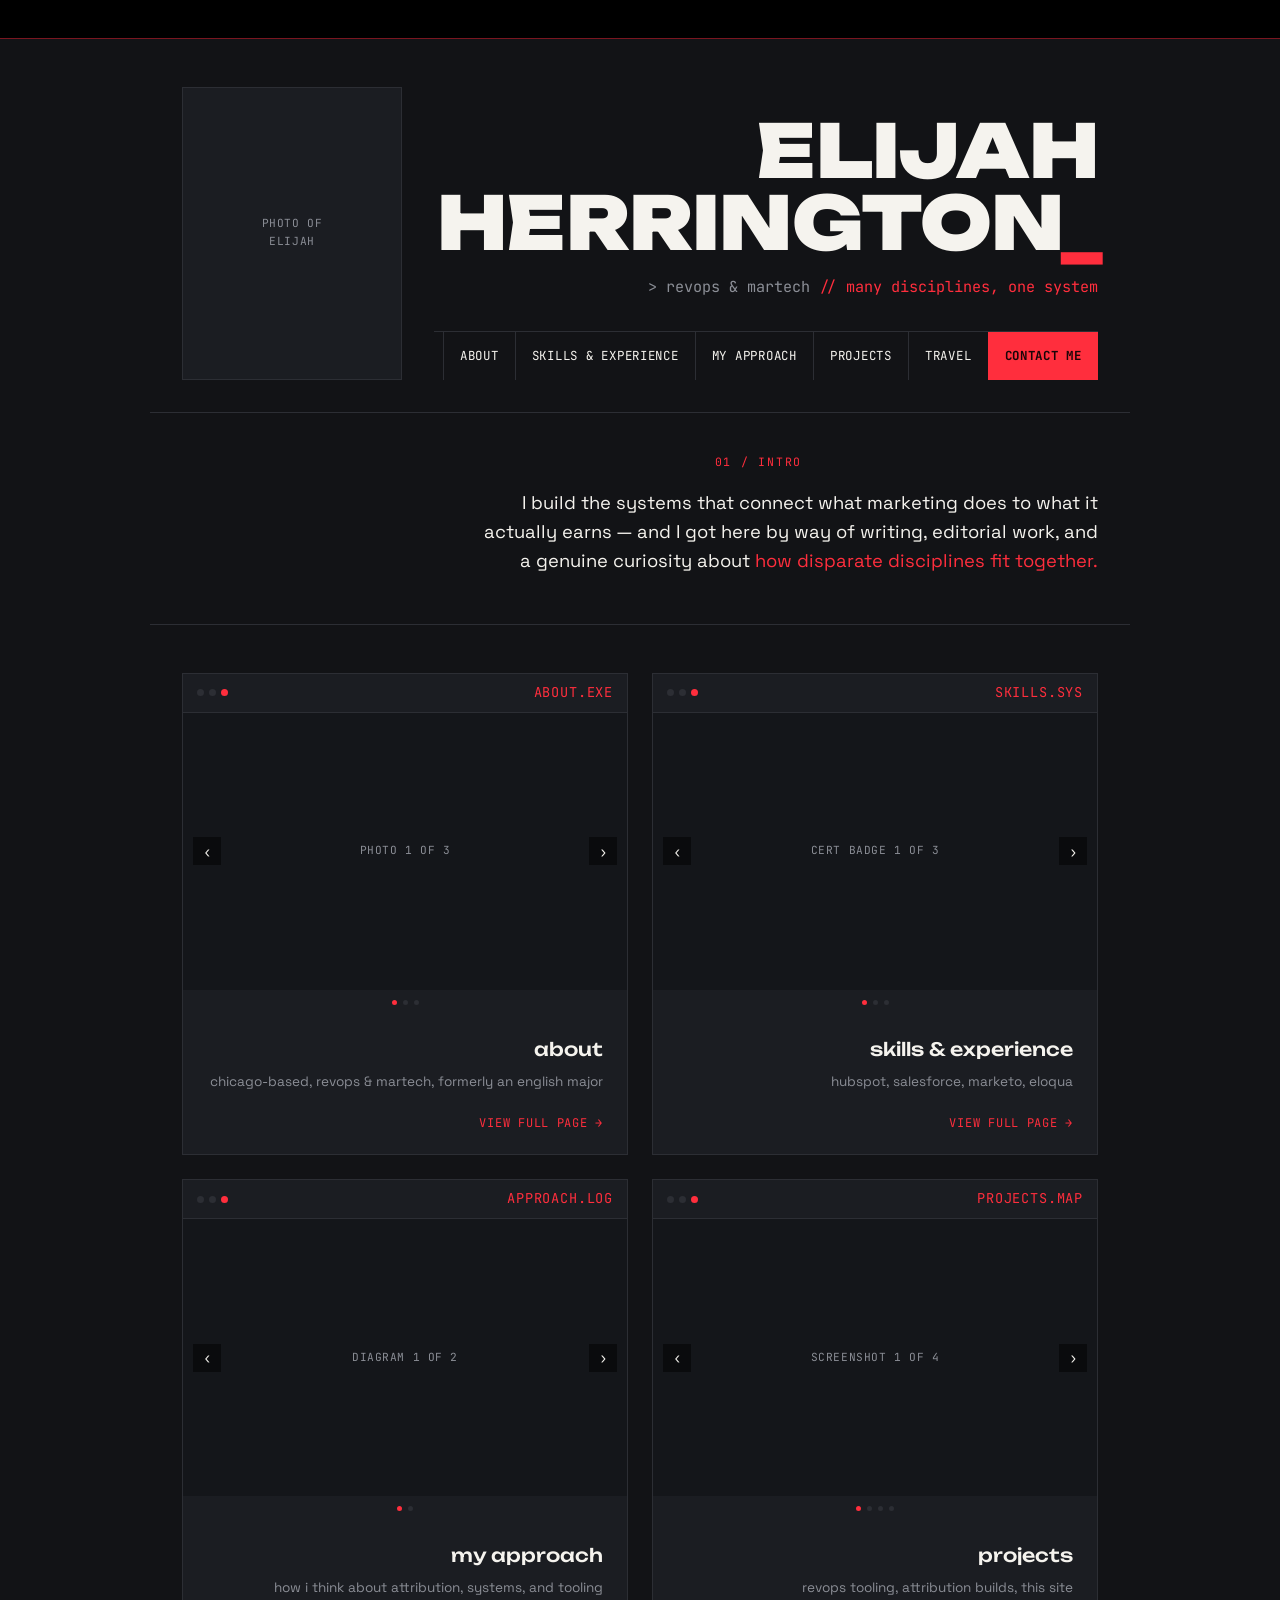
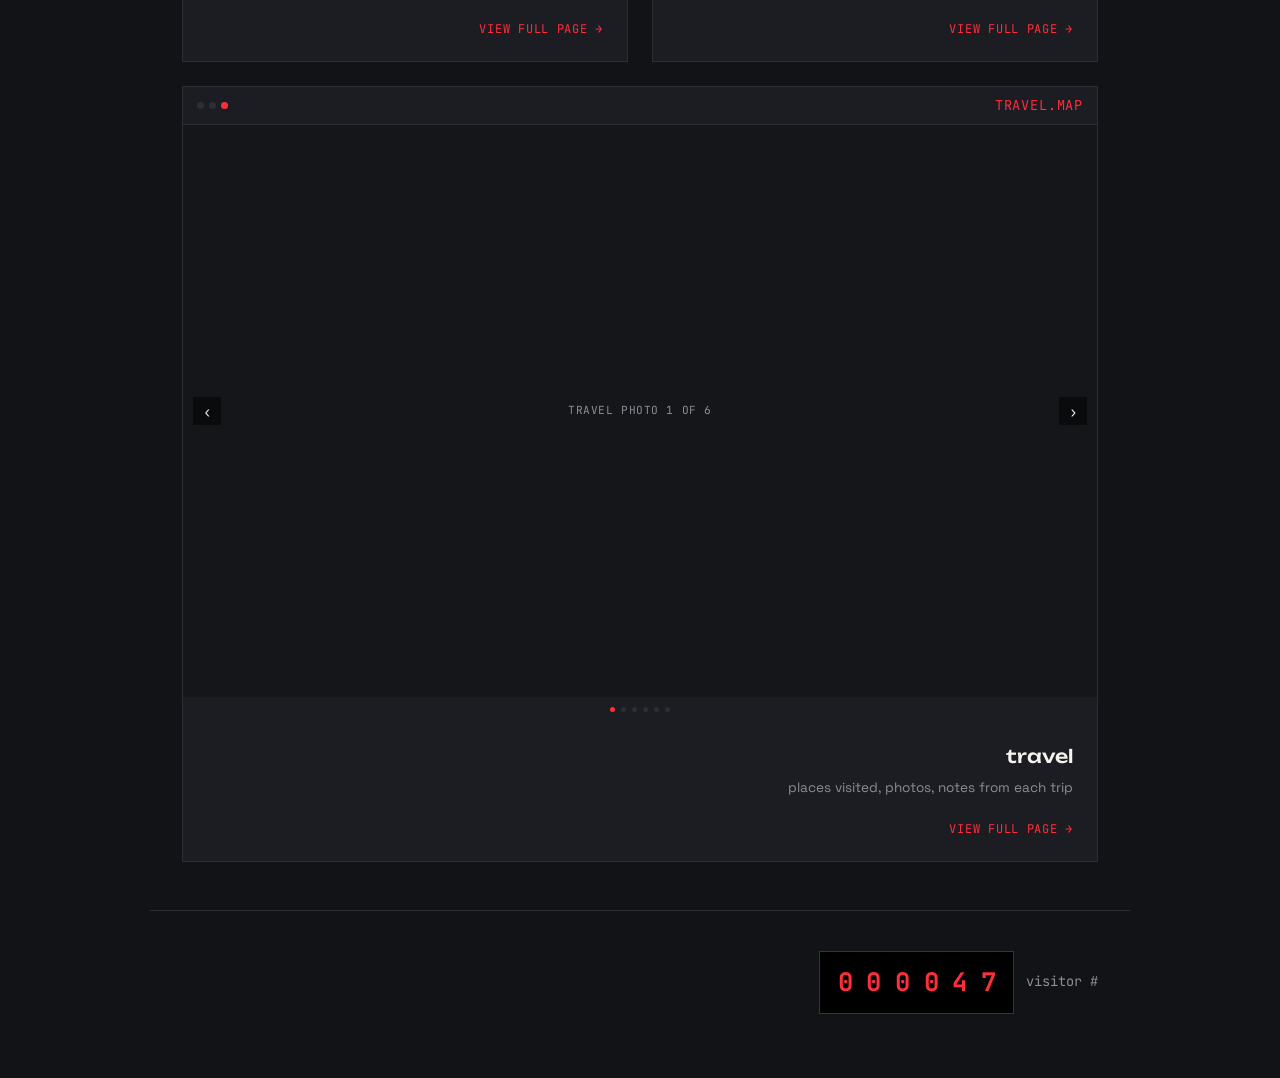
<file: index_2.html>
<!DOCTYPE html>
<html lang="en">
<head>
<meta charset="UTF-8">
<meta name="viewport" content="width=device-width, initial-scale=1.0">
<title>Elijah Herrington</title>
<link rel="preconnect" href="https://fonts.googleapis.com">
<link rel="preconnect" href="https://fonts.gstatic.com" crossorigin>
<link href="https://fonts.googleapis.com/css2?family=Unbounded:wght@500;700;900&family=JetBrains+Mono:wght@400;500;700&family=Space+Grotesk:wght@400;500;700&display=swap" rel="stylesheet">
<style>
  :root {
    --bg: #121316;
    --bg-alt: #1B1D22;
    --ink: #F5F3EE;
    --muted: #8B8E96;
    --red: #FF2E3D;
    --red-deep: #7A1620;
    --line: #2C2E34;
  }
  * { box-sizing: border-box; }
  body {
    margin: 0;
    background: var(--bg);
    color: var(--ink);
    font-family: 'Space Grotesk', sans-serif;
    line-height: 1.6;
    text-align: right;
  }

  /* marquee */
  .marquee {
    background: #000;
    color: var(--red);
    font-family: 'JetBrains Mono', monospace;
    font-size: 0.85rem;
    letter-spacing: 0.08em;
    overflow: hidden;
    white-space: nowrap;
    padding: 8px 0;
    border-bottom: 1px solid var(--red-deep);
    text-align: left;
  }
  .marquee span { display: inline-block; padding-left: 100%; animation: marquee 18s linear infinite; }
  @keyframes marquee { 100% { transform: translateX(-100%); } }

  /* hero */
  .hero {
    display: grid;
    grid-template-columns: 220px 1fr;
    gap: 2rem;
    padding: 3rem 2rem 2rem;
    align-items: end;
    max-width: 980px;
    margin: 0 auto;
  }
  @media (max-width: 640px) { .hero { grid-template-columns: 1fr; } }
  .hero-photo {
    aspect-ratio: 3/4;
    background: var(--bg-alt);
    border: 1px solid var(--line);
    display: flex;
    align-items: center;
    justify-content: center;
    font-family: 'JetBrains Mono', monospace;
    font-size: 0.7rem;
    color: var(--muted);
    text-align: center;
    text-transform: uppercase;
    letter-spacing: 0.05em;
  }
  .hero-text { text-align: right; }
  h1.name {
    font-family: 'Unbounded', sans-serif;
    font-weight: 900;
    font-size: clamp(2.2rem, 7vw, 4.6rem);
    line-height: 0.98;
    margin: 0;
    letter-spacing: -0.01em;
  }
  h1.name .cursor { display: inline-block; color: var(--red); animation: blink 1s steps(1) infinite; }
  @keyframes blink { 50% { opacity: 0; } }
  .tagline { font-family: 'JetBrains Mono', monospace; font-size: 0.95rem; color: var(--muted); margin-top: 1rem; }
  .tagline .hl { color: var(--red); }

  nav.tabs { display: flex; justify-content: flex-end; align-items: stretch; gap: 0; flex-wrap: nowrap; margin-top: 2rem; border-top: 1px solid var(--line); }
  nav.tabs a {
    font-family: 'JetBrains Mono', monospace;
    font-size: 0.78rem;
    letter-spacing: 0.06em;
    text-transform: uppercase;
    color: var(--ink);
    text-decoration: none;
    white-space: nowrap;
    padding: 14px 16px;
    border-left: 1px solid var(--line);
  }
  nav.tabs a:hover { background: var(--bg-alt); color: var(--red); }
  nav.tabs a.cta {
    background: var(--red);
    color: #1A0507;
    font-weight: 700;
    border-left: 1px solid var(--red);
  }
  nav.tabs a.cta:hover { background: #ff4654; color: #1A0507; }

  /* intro / header section (was 03/type demo, now real copy) */
  .intro {
    max-width: 980px;
    margin: 0 auto;
    padding: 2.5rem 2rem 3rem;
    border-top: 1px solid var(--line);
    border-bottom: 1px solid var(--line);
  }
  .intro .kicker {
    font-family: 'JetBrains Mono', monospace;
    font-size: 0.72rem;
    letter-spacing: 0.15em;
    text-transform: uppercase;
    color: var(--red);
    margin: 0 0 1rem;
  }
  .intro p {
    font-family: 'Space Grotesk', sans-serif;
    font-size: 1.15rem;
    color: var(--ink);
    max-width: 620px;
    margin: 0 0 0 auto;
  }
  .intro p .accent { color: var(--red); }

  /* module carousel grid */
  .modules { max-width: 980px; margin: 0 auto; padding: 3rem 2rem; }
  .module-grid { display: grid; grid-template-columns: 1fr 1fr; gap: 1.5rem; }
  @media (max-width: 640px) { .module-grid { grid-template-columns: 1fr; } }
  .module { border: 1px solid var(--line); background: var(--bg-alt); }
  .titlebar { display: flex; align-items: center; justify-content: space-between; border-bottom: 1px solid var(--line); padding: 8px 14px; }
  .titlebar .dots { display: flex; gap: 5px; }
  .titlebar .dots span { width: 7px; height: 7px; border-radius: 50%; background: var(--line); display: inline-block; }
  .titlebar .dots span:last-child { background: var(--red); }
  .titlebar .filename { font-family: 'JetBrains Mono', monospace; font-size: 0.85rem; letter-spacing: 0.06em; color: var(--red); }

  .carousel { position: relative; }
  .carousel-track { display: flex; overflow: hidden; }
  .carousel-slide {
    flex: 0 0 100%;
    aspect-ratio: 16/10;
    background: #14161A;
    display: flex; align-items: center; justify-content: center;
    font-family: 'JetBrains Mono', monospace;
    font-size: 0.7rem; color: var(--muted);
    text-transform: uppercase; letter-spacing: 0.05em;
  }
  .carousel-dots { display: flex; justify-content: center; gap: 6px; padding: 10px 0; background: var(--bg-alt); }
  .carousel-dots span { width: 5px; height: 5px; border-radius: 50%; background: var(--line); display: inline-block; }
  .carousel-dots span:first-child { background: var(--red); }
  .carousel-arrow {
    position: absolute; top: 50%; transform: translateY(-50%);
    width: 28px; height: 28px;
    display: flex; align-items: center; justify-content: center;
    background: rgba(0,0,0,0.5); color: var(--ink);
    font-family: 'JetBrains Mono', monospace; font-size: 0.9rem;
  }
  .carousel-arrow.prev { left: 10px; }
  .carousel-arrow.next { right: 10px; }

  .module-body { padding: 1.25rem 1.5rem; text-align: right; }
  .module-body h3 { font-family: 'Unbounded', sans-serif; font-size: 1.15rem; margin: 0 0 0.4rem; font-weight: 500; }
  .module-body p { font-family: 'Space Grotesk', sans-serif; font-size: 0.85rem; color: var(--muted); margin: 0 0 1rem; }
  .module-body .view-link { font-family: 'JetBrains Mono', monospace; font-size: 0.75rem; letter-spacing: 0.06em; text-transform: uppercase; color: var(--red); text-decoration: none; }
  .module.wide { grid-column: 1 / -1; }

  /* odometer / footer */
  .counter-section { max-width: 980px; margin: 0 auto; padding: 2.5rem 2rem 4rem; border-top: 1px solid var(--line); }
  .counter-wrap { display: flex; align-items: center; justify-content: flex-end; gap: 0.75rem; }
  .odometer { display: flex; gap: 3px; background: #000; padding: 10px 12px; border: 1px solid var(--red-deep); }
  .odometer .digit { font-family: 'JetBrains Mono', monospace; font-weight: 700; font-size: 1.6rem; color: var(--red); width: 1em; text-align: center; }
  .counter-label { font-family: 'JetBrains Mono', monospace; font-size: 0.85rem; color: var(--muted); }
</style>
</head>
<body>

<div class="marquee"><span>elijah herrington &mdash; revops &amp; martech &mdash; chicago, il &mdash; </span></div>

<section class="hero">
  <div class="hero-photo">photo of<br>elijah</div>
  <div class="hero-text">
    <h1 class="name">ELIJAH<br>HERRINGTON<span class="cursor">_</span></h1>
    <p class="tagline">&gt; revops &amp; martech <span class="hl">// many disciplines, one system</span></p>
    <nav class="tabs">
      <a href="#">about</a>
      <a href="#">skills &amp; experience</a>
      <a href="#">my approach</a>
      <a href="#">projects</a>
      <a href="#">travel</a>
      <a href="#" class="cta">contact me</a>
    </nav>
  </div>
</section>

<section class="intro">
  <p class="kicker">01 / intro</p>
  <p>I build the systems that connect what marketing does to what it actually earns &mdash; and I got here by way of writing, editorial work, and a genuine curiosity about <span class="accent">how disparate disciplines fit together.</span></p>
</section>

<section class="modules">
  <div class="module-grid">

    <div class="module">
      <div class="titlebar"><span class="dots"><span></span><span></span><span></span></span><span class="filename">ABOUT.EXE</span></div>
      <div class="carousel">
        <div class="carousel-track"><div class="carousel-slide">photo 1 of 3</div></div>
        <span class="carousel-arrow prev">&lsaquo;</span>
        <span class="carousel-arrow next">&rsaquo;</span>
      </div>
      <div class="carousel-dots"><span></span><span></span><span></span></div>
      <div class="module-body">
        <h3>about</h3>
        <p>chicago-based, revops &amp; martech, formerly an english major</p>
        <a class="view-link" href="#">view full page &rarr;</a>
      </div>
    </div>

    <div class="module">
      <div class="titlebar"><span class="dots"><span></span><span></span><span></span></span><span class="filename">SKILLS.SYS</span></div>
      <div class="carousel">
        <div class="carousel-track"><div class="carousel-slide">cert badge 1 of 3</div></div>
        <span class="carousel-arrow prev">&lsaquo;</span>
        <span class="carousel-arrow next">&rsaquo;</span>
      </div>
      <div class="carousel-dots"><span></span><span></span><span></span></div>
      <div class="module-body">
        <h3>skills &amp; experience</h3>
        <p>hubspot, salesforce, marketo, eloqua</p>
        <a class="view-link" href="#">view full page &rarr;</a>
      </div>
    </div>

    <div class="module">
      <div class="titlebar"><span class="dots"><span></span><span></span><span></span></span><span class="filename">APPROACH.LOG</span></div>
      <div class="carousel">
        <div class="carousel-track"><div class="carousel-slide">diagram 1 of 2</div></div>
        <span class="carousel-arrow prev">&lsaquo;</span>
        <span class="carousel-arrow next">&rsaquo;</span>
      </div>
      <div class="carousel-dots"><span></span><span></span></div>
      <div class="module-body">
        <h3>my approach</h3>
        <p>how i think about attribution, systems, and tooling</p>
        <a class="view-link" href="#">view full page &rarr;</a>
      </div>
    </div>

    <div class="module">
      <div class="titlebar"><span class="dots"><span></span><span></span><span></span></span><span class="filename">PROJECTS.MAP</span></div>
      <div class="carousel">
        <div class="carousel-track"><div class="carousel-slide">screenshot 1 of 4</div></div>
        <span class="carousel-arrow prev">&lsaquo;</span>
        <span class="carousel-arrow next">&rsaquo;</span>
      </div>
      <div class="carousel-dots"><span></span><span></span><span></span><span></span></div>
      <div class="module-body">
        <h3>projects</h3>
        <p>revops tooling, attribution builds, this site</p>
        <a class="view-link" href="#">view full page &rarr;</a>
      </div>
    </div>

    <div class="module wide">
      <div class="titlebar"><span class="dots"><span></span><span></span><span></span></span><span class="filename">TRAVEL.MAP</span></div>
      <div class="carousel">
        <div class="carousel-track"><div class="carousel-slide">travel photo 1 of 6</div></div>
        <span class="carousel-arrow prev">&lsaquo;</span>
        <span class="carousel-arrow next">&rsaquo;</span>
      </div>
      <div class="carousel-dots"><span></span><span></span><span></span><span></span><span></span><span></span></div>
      <div class="module-body">
        <h3>travel</h3>
        <p>places visited, photos, notes from each trip</p>
        <a class="view-link" href="#">view full page &rarr;</a>
      </div>
    </div>

  </div>
</section>

<section class="counter-section">
  <div class="counter-wrap">
    <div class="odometer">
      <span class="digit">0</span><span class="digit">0</span><span class="digit">0</span><span class="digit">0</span><span class="digit">4</span><span class="digit">7</span>
    </div>
    <span class="counter-label">visitor #</span>
  </div>
</section>

</body>
</html>
</file>
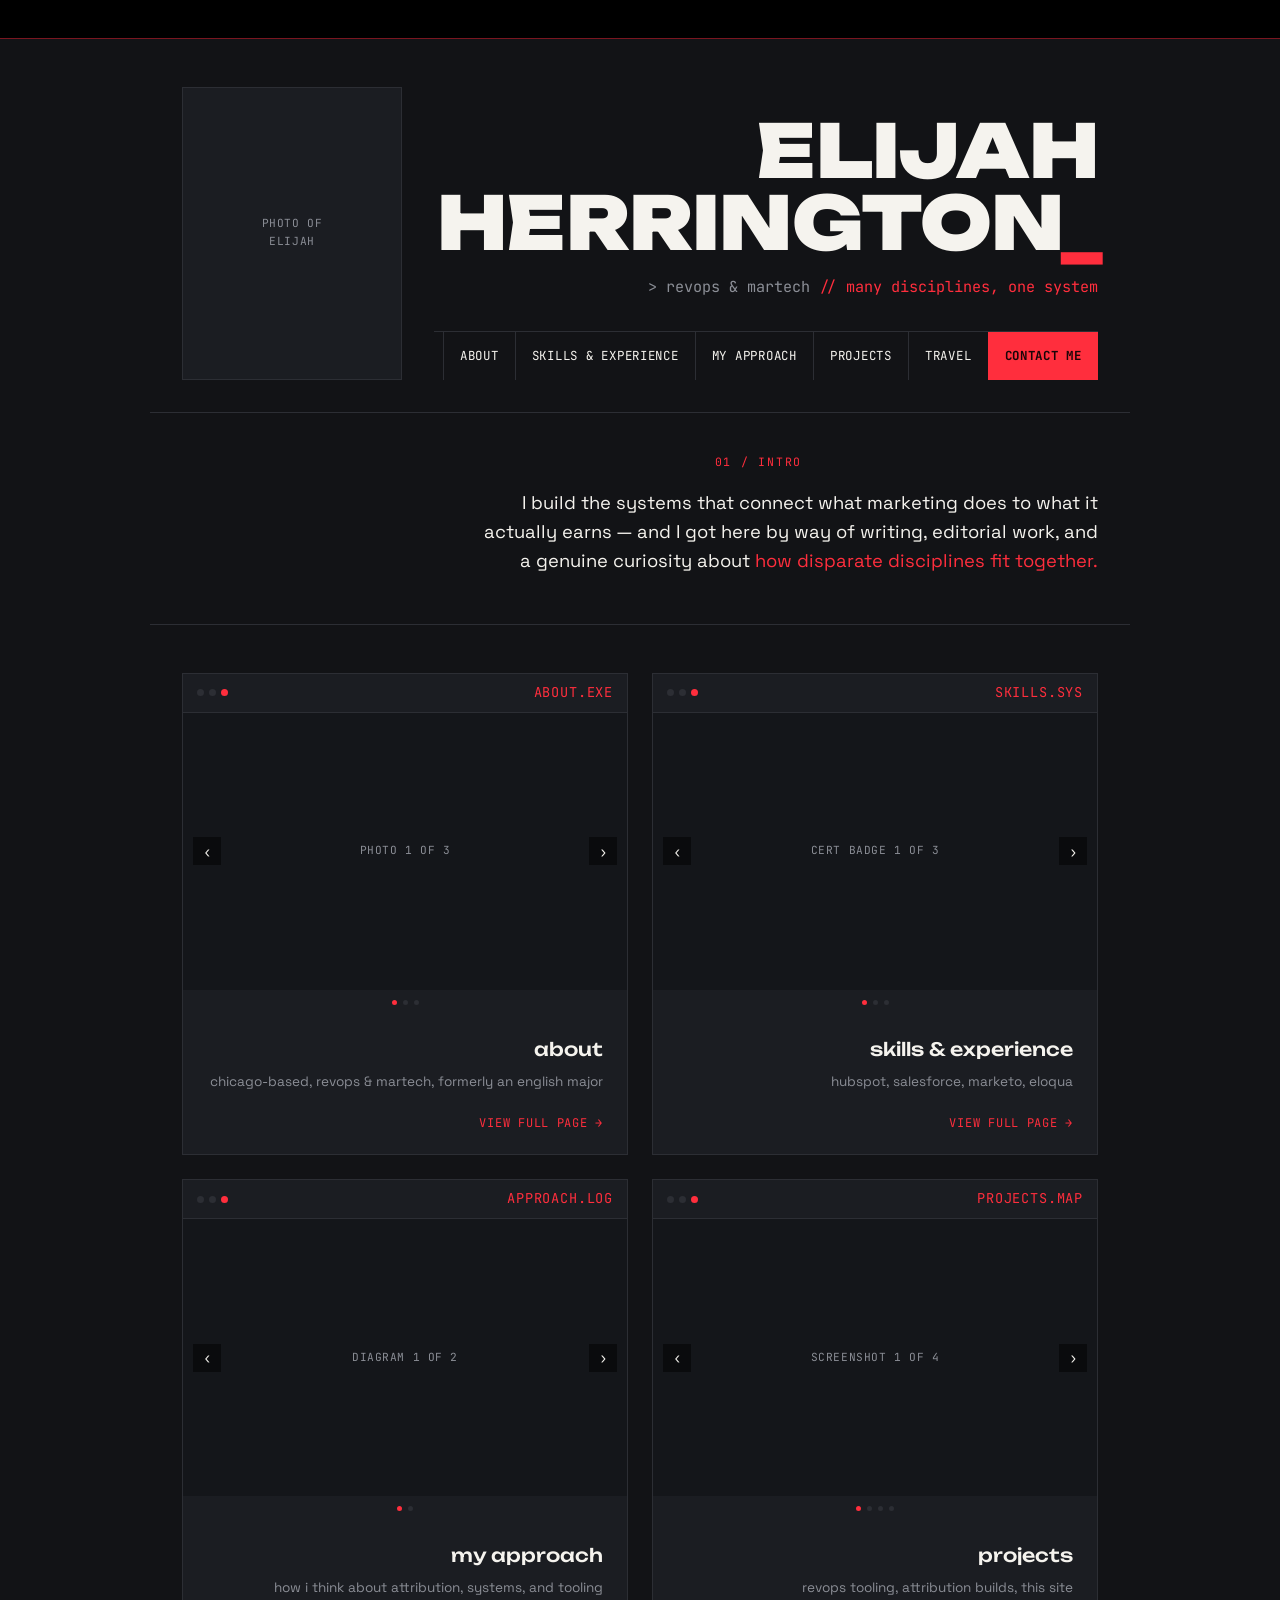
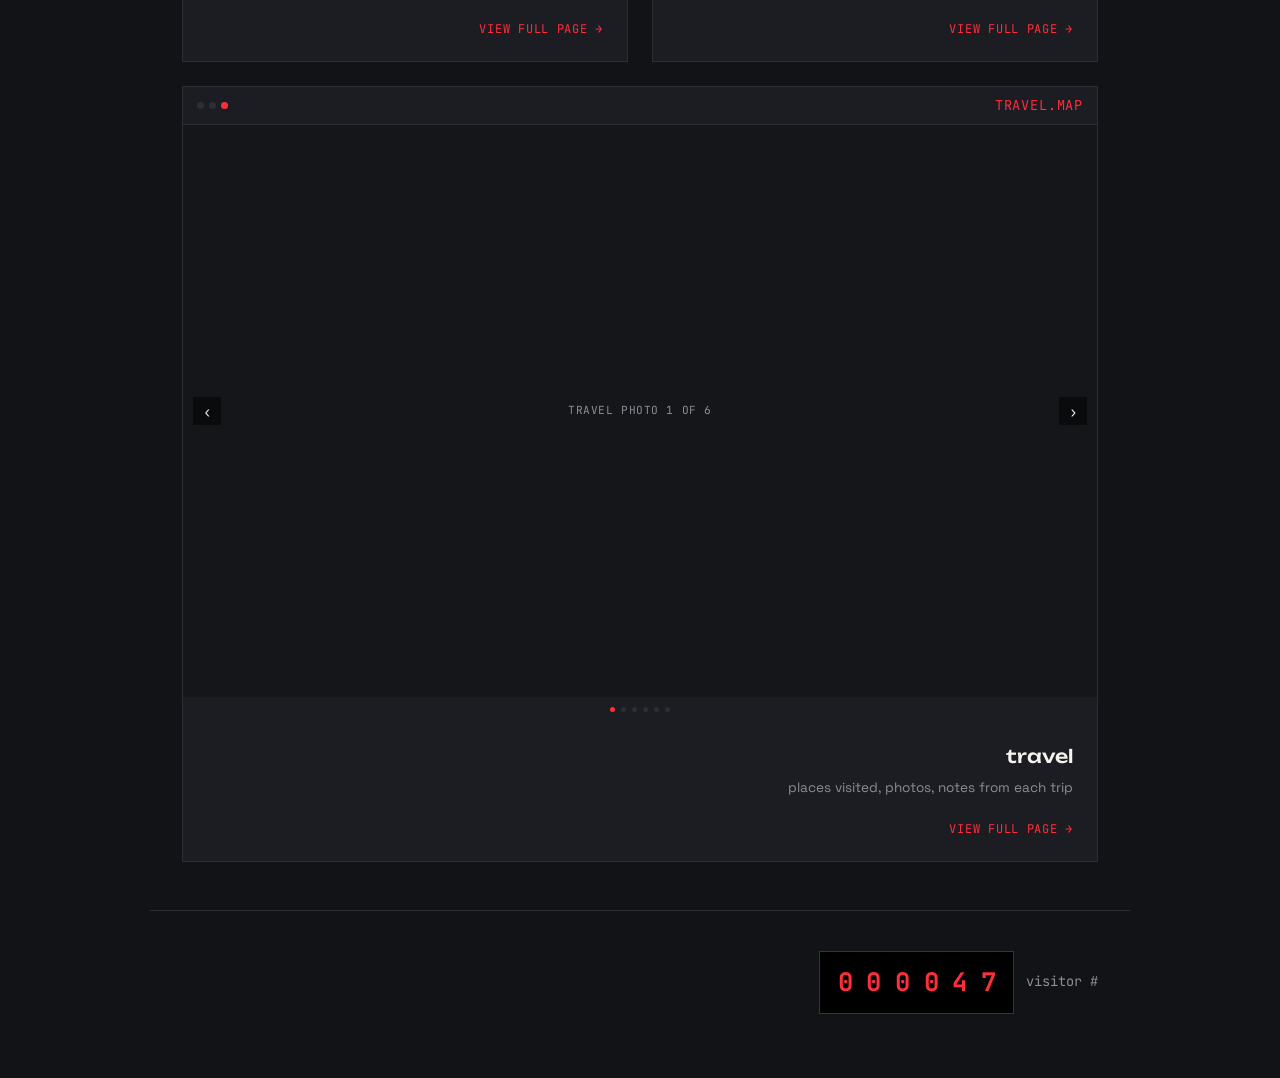
<file: index_3.html>
<!DOCTYPE html>
<html lang="en">
<head>
<meta charset="UTF-8">
<meta name="viewport" content="width=device-width, initial-scale=1.0">
<title>Elijah Herrington</title>
<link rel="preconnect" href="https://fonts.googleapis.com">
<link rel="preconnect" href="https://fonts.gstatic.com" crossorigin>
<link href="https://fonts.googleapis.com/css2?family=Unbounded:wght@500;700;900&family=JetBrains+Mono:wght@400;500;700&family=Space+Grotesk:wght@400;500;700&display=swap" rel="stylesheet">
<style>
  :root {
    --bg: #121316;
    --bg-alt: #1B1D22;
    --ink: #F5F3EE;
    --muted: #8B8E96;
    --red: #FF2E3D;
    --red-deep: #7A1620;
    --line: #2C2E34;
  }
  * { box-sizing: border-box; }
  body {
    margin: 0;
    background: var(--bg);
    color: var(--ink);
    font-family: 'Space Grotesk', sans-serif;
    line-height: 1.6;
    text-align: right;
  }

  /* marquee */
  .marquee {
    background: #000;
    color: var(--red);
    font-family: 'JetBrains Mono', monospace;
    font-size: 0.85rem;
    letter-spacing: 0.08em;
    overflow: hidden;
    white-space: nowrap;
    padding: 8px 0;
    border-bottom: 1px solid var(--red-deep);
    text-align: left;
  }
  .marquee span { display: inline-block; padding-left: 100%; animation: marquee 18s linear infinite; }
  @keyframes marquee { 100% { transform: translateX(-100%); } }

  /* hero */
  .hero {
    display: grid;
    grid-template-columns: 220px 1fr;
    gap: 2rem;
    padding: 3rem 2rem 2rem;
    align-items: end;
    max-width: 980px;
    margin: 0 auto;
  }
  @media (max-width: 640px) {
    .hero { grid-template-columns: 96px 1fr; gap: 1rem; align-items: start; padding: 2rem 1.25rem 1.5rem; }
    .hero-photo { font-size: 0.5rem; }
  }
  .hero-photo {
    aspect-ratio: 3/4;
    background: var(--bg-alt);
    border: 1px solid var(--line);
    display: flex;
    align-items: center;
    justify-content: center;
    font-family: 'JetBrains Mono', monospace;
    font-size: 0.7rem;
    color: var(--muted);
    text-align: center;
    text-transform: uppercase;
    letter-spacing: 0.05em;
  }
  .hero-text { text-align: right; }
  h1.name {
    font-family: 'Unbounded', sans-serif;
    font-weight: 900;
    font-size: clamp(2.2rem, 7vw, 4.6rem);
    line-height: 0.98;
    margin: 0;
    letter-spacing: -0.01em;
  }
  h1.name .cursor { display: inline-block; color: var(--red); animation: blink 1s steps(1) infinite; }
  @keyframes blink { 50% { opacity: 0; } }
  .tagline { font-family: 'JetBrains Mono', monospace; font-size: 0.95rem; color: var(--muted); margin-top: 1rem; }
  .tagline .hl { color: var(--red); }

  nav.tabs { display: flex; justify-content: flex-end; align-items: stretch; gap: 0; flex-wrap: nowrap; margin-top: 2rem; border-top: 1px solid var(--line); }
  nav.tabs a {
    font-family: 'JetBrains Mono', monospace;
    font-size: 0.78rem;
    letter-spacing: 0.06em;
    text-transform: uppercase;
    color: var(--ink);
    text-decoration: none;
    white-space: nowrap;
    padding: 14px 16px;
    border-left: 1px solid var(--line);
  }
  nav.tabs a:hover { background: var(--bg-alt); color: var(--red); }
  nav.tabs a.cta {
    background: var(--red);
    color: #1A0507;
    font-weight: 700;
    border-left: 1px solid var(--red);
  }
  nav.tabs a.cta:hover { background: #ff4654; color: #1A0507; }

  /* mobile nav: compact menu button + dropdown, contact always visible */
  .mobile-nav { display: none; }
  @media (max-width: 640px) {
    nav.tabs { display: none; }
    .mobile-nav {
      display: flex;
      justify-content: flex-end;
      align-items: stretch;
      gap: 0;
      margin-top: 1.5rem;
      border-top: 1px solid var(--line);
      position: relative;
    }
    .mobile-nav .contact-btn {
      font-family: 'JetBrains Mono', monospace;
      font-size: 0.75rem;
      letter-spacing: 0.06em;
      text-transform: uppercase;
      text-decoration: none;
      padding: 12px 16px;
      background: var(--red);
      color: #1A0507;
      font-weight: 700;
      order: 2;
    }
    details.menu-toggle { order: 1; border-left: 1px solid var(--line); }
    details.menu-toggle summary {
      list-style: none;
      cursor: pointer;
      font-family: 'JetBrains Mono', monospace;
      font-size: 0.75rem;
      letter-spacing: 0.06em;
      text-transform: uppercase;
      color: var(--ink);
      padding: 12px 16px;
      display: flex;
      align-items: center;
      gap: 6px;
    }
    details.menu-toggle summary::-webkit-details-marker { display: none; }
    details.menu-toggle summary::after { content: '\25BE'; color: var(--red); }
    details.menu-toggle[open] summary::after { content: '\25B4'; }
    details.menu-toggle .menu-panel {
      position: absolute;
      right: 0;
      top: 100%;
      margin-top: 0;
      background: var(--bg-alt);
      border: 1px solid var(--line);
      display: flex;
      flex-direction: column;
      min-width: 200px;
      z-index: 10;
    }
    details.menu-toggle .menu-panel a {
      font-family: 'JetBrains Mono', monospace;
      font-size: 0.78rem;
      letter-spacing: 0.06em;
      text-transform: uppercase;
      text-decoration: none;
      color: var(--ink);
      padding: 12px 16px;
      text-align: right;
      border-top: 1px solid var(--line);
    }
    details.menu-toggle .menu-panel a:hover { background: var(--bg); color: var(--red); }
  }

  /* intro / header section (was 03/type demo, now real copy) */
  .intro {
    max-width: 980px;
    margin: 0 auto;
    padding: 2.5rem 2rem 3rem;
    border-top: 1px solid var(--line);
    border-bottom: 1px solid var(--line);
  }
  .intro .kicker {
    font-family: 'JetBrains Mono', monospace;
    font-size: 0.72rem;
    letter-spacing: 0.15em;
    text-transform: uppercase;
    color: var(--red);
    margin: 0 0 1rem;
  }
  .intro p {
    font-family: 'Space Grotesk', sans-serif;
    font-size: 1.15rem;
    color: var(--ink);
    max-width: 620px;
    margin: 0 0 0 auto;
  }
  .intro p .accent { color: var(--red); }

  /* module carousel grid */
  .modules { max-width: 980px; margin: 0 auto; padding: 3rem 2rem; }
  .module-grid { display: grid; grid-template-columns: 1fr 1fr; gap: 1.5rem; }
  @media (max-width: 640px) { .module-grid { grid-template-columns: 1fr; } }
  .module { border: 1px solid var(--line); background: var(--bg-alt); }
  .titlebar { display: flex; align-items: center; justify-content: space-between; border-bottom: 1px solid var(--line); padding: 8px 14px; }
  .titlebar .dots { display: flex; gap: 5px; }
  .titlebar .dots span { width: 7px; height: 7px; border-radius: 50%; background: var(--line); display: inline-block; }
  .titlebar .dots span:last-child { background: var(--red); }
  .titlebar .filename { font-family: 'JetBrains Mono', monospace; font-size: 0.85rem; letter-spacing: 0.06em; color: var(--red); }

  .carousel { position: relative; }
  .carousel-track { display: flex; overflow: hidden; }
  .carousel-slide {
    flex: 0 0 100%;
    aspect-ratio: 16/10;
    background: #14161A;
    display: flex; align-items: center; justify-content: center;
    font-family: 'JetBrains Mono', monospace;
    font-size: 0.7rem; color: var(--muted);
    text-transform: uppercase; letter-spacing: 0.05em;
  }
  .carousel-dots { display: flex; justify-content: center; gap: 6px; padding: 10px 0; background: var(--bg-alt); }
  .carousel-dots span { width: 5px; height: 5px; border-radius: 50%; background: var(--line); display: inline-block; }
  .carousel-dots span:first-child { background: var(--red); }
  .carousel-arrow {
    position: absolute; top: 50%; transform: translateY(-50%);
    width: 28px; height: 28px;
    display: flex; align-items: center; justify-content: center;
    background: rgba(0,0,0,0.5); color: var(--ink);
    font-family: 'JetBrains Mono', monospace; font-size: 0.9rem;
  }
  .carousel-arrow.prev { left: 10px; }
  .carousel-arrow.next { right: 10px; }

  .module-body { padding: 1.25rem 1.5rem; text-align: right; }
  .module-body h3 { font-family: 'Unbounded', sans-serif; font-size: 1.15rem; margin: 0 0 0.4rem; font-weight: 500; }
  .module-body p { font-family: 'Space Grotesk', sans-serif; font-size: 0.85rem; color: var(--muted); margin: 0 0 1rem; }
  .module-body .view-link { font-family: 'JetBrains Mono', monospace; font-size: 0.75rem; letter-spacing: 0.06em; text-transform: uppercase; color: var(--red); text-decoration: none; }
  .module.wide { grid-column: 1 / -1; }

  /* odometer / footer */
  .counter-section { max-width: 980px; margin: 0 auto; padding: 2.5rem 2rem 4rem; border-top: 1px solid var(--line); }
  .counter-wrap { display: flex; align-items: center; justify-content: flex-end; gap: 0.75rem; }
  .odometer { display: flex; gap: 3px; background: #000; padding: 10px 12px; border: 1px solid var(--red-deep); }
  .odometer .digit { font-family: 'JetBrains Mono', monospace; font-weight: 700; font-size: 1.6rem; color: var(--red); width: 1em; text-align: center; }
  .counter-label { font-family: 'JetBrains Mono', monospace; font-size: 0.85rem; color: var(--muted); }
</style>
</head>
<body>

<div class="marquee"><span>elijah herrington &mdash; revops &amp; martech &mdash; chicago, il &mdash; </span></div>

<section class="hero">
  <div class="hero-photo">photo of<br>elijah</div>
  <div class="hero-text">
    <h1 class="name">ELIJAH<br>HERRINGTON<span class="cursor">_</span></h1>
    <p class="tagline">&gt; revops &amp; martech <span class="hl">// many disciplines, one system</span></p>
    <nav class="tabs">
      <a href="#">about</a>
      <a href="#">skills &amp; experience</a>
      <a href="#">my approach</a>
      <a href="#">projects</a>
      <a href="#">travel</a>
      <a href="#" class="cta">contact me</a>
    </nav>
    <div class="mobile-nav">
      <details class="menu-toggle">
        <summary>menu</summary>
        <div class="menu-panel">
          <a href="#">about</a>
          <a href="#">skills &amp; experience</a>
          <a href="#">my approach</a>
          <a href="#">projects</a>
          <a href="#">travel</a>
        </div>
      </details>
      <a href="#" class="contact-btn">contact me</a>
    </div>
  </div>
</section>

<section class="intro">
  <p class="kicker">01 / intro</p>
  <p>I build the systems that connect what marketing does to what it actually earns &mdash; and I got here by way of writing, editorial work, and a genuine curiosity about <span class="accent">how disparate disciplines fit together.</span></p>
</section>

<section class="modules">
  <div class="module-grid">

    <div class="module">
      <div class="titlebar"><span class="dots"><span></span><span></span><span></span></span><span class="filename">ABOUT.EXE</span></div>
      <div class="carousel">
        <div class="carousel-track"><div class="carousel-slide">photo 1 of 3</div></div>
        <span class="carousel-arrow prev">&lsaquo;</span>
        <span class="carousel-arrow next">&rsaquo;</span>
      </div>
      <div class="carousel-dots"><span></span><span></span><span></span></div>
      <div class="module-body">
        <h3>about</h3>
        <p>chicago-based, revops &amp; martech, formerly an english major</p>
        <a class="view-link" href="#">view full page &rarr;</a>
      </div>
    </div>

    <div class="module">
      <div class="titlebar"><span class="dots"><span></span><span></span><span></span></span><span class="filename">SKILLS.SYS</span></div>
      <div class="carousel">
        <div class="carousel-track"><div class="carousel-slide">cert badge 1 of 3</div></div>
        <span class="carousel-arrow prev">&lsaquo;</span>
        <span class="carousel-arrow next">&rsaquo;</span>
      </div>
      <div class="carousel-dots"><span></span><span></span><span></span></div>
      <div class="module-body">
        <h3>skills &amp; experience</h3>
        <p>hubspot, salesforce, marketo, eloqua</p>
        <a class="view-link" href="#">view full page &rarr;</a>
      </div>
    </div>

    <div class="module">
      <div class="titlebar"><span class="dots"><span></span><span></span><span></span></span><span class="filename">APPROACH.LOG</span></div>
      <div class="carousel">
        <div class="carousel-track"><div class="carousel-slide">diagram 1 of 2</div></div>
        <span class="carousel-arrow prev">&lsaquo;</span>
        <span class="carousel-arrow next">&rsaquo;</span>
      </div>
      <div class="carousel-dots"><span></span><span></span></div>
      <div class="module-body">
        <h3>my approach</h3>
        <p>how i think about attribution, systems, and tooling</p>
        <a class="view-link" href="#">view full page &rarr;</a>
      </div>
    </div>

    <div class="module">
      <div class="titlebar"><span class="dots"><span></span><span></span><span></span></span><span class="filename">PROJECTS.MAP</span></div>
      <div class="carousel">
        <div class="carousel-track"><div class="carousel-slide">screenshot 1 of 4</div></div>
        <span class="carousel-arrow prev">&lsaquo;</span>
        <span class="carousel-arrow next">&rsaquo;</span>
      </div>
      <div class="carousel-dots"><span></span><span></span><span></span><span></span></div>
      <div class="module-body">
        <h3>projects</h3>
        <p>revops tooling, attribution builds, this site</p>
        <a class="view-link" href="#">view full page &rarr;</a>
      </div>
    </div>

    <div class="module wide">
      <div class="titlebar"><span class="dots"><span></span><span></span><span></span></span><span class="filename">TRAVEL.MAP</span></div>
      <div class="carousel">
        <div class="carousel-track"><div class="carousel-slide">travel photo 1 of 6</div></div>
        <span class="carousel-arrow prev">&lsaquo;</span>
        <span class="carousel-arrow next">&rsaquo;</span>
      </div>
      <div class="carousel-dots"><span></span><span></span><span></span><span></span><span></span><span></span></div>
      <div class="module-body">
        <h3>travel</h3>
        <p>places visited, photos, notes from each trip</p>
        <a class="view-link" href="#">view full page &rarr;</a>
      </div>
    </div>

  </div>
</section>

<section class="counter-section">
  <div class="counter-wrap">
    <div class="odometer">
      <span class="digit">0</span><span class="digit">0</span><span class="digit">0</span><span class="digit">0</span><span class="digit">4</span><span class="digit">7</span>
    </div>
    <span class="counter-label">visitor #</span>
  </div>
</section>

</body>
</html>
</file>
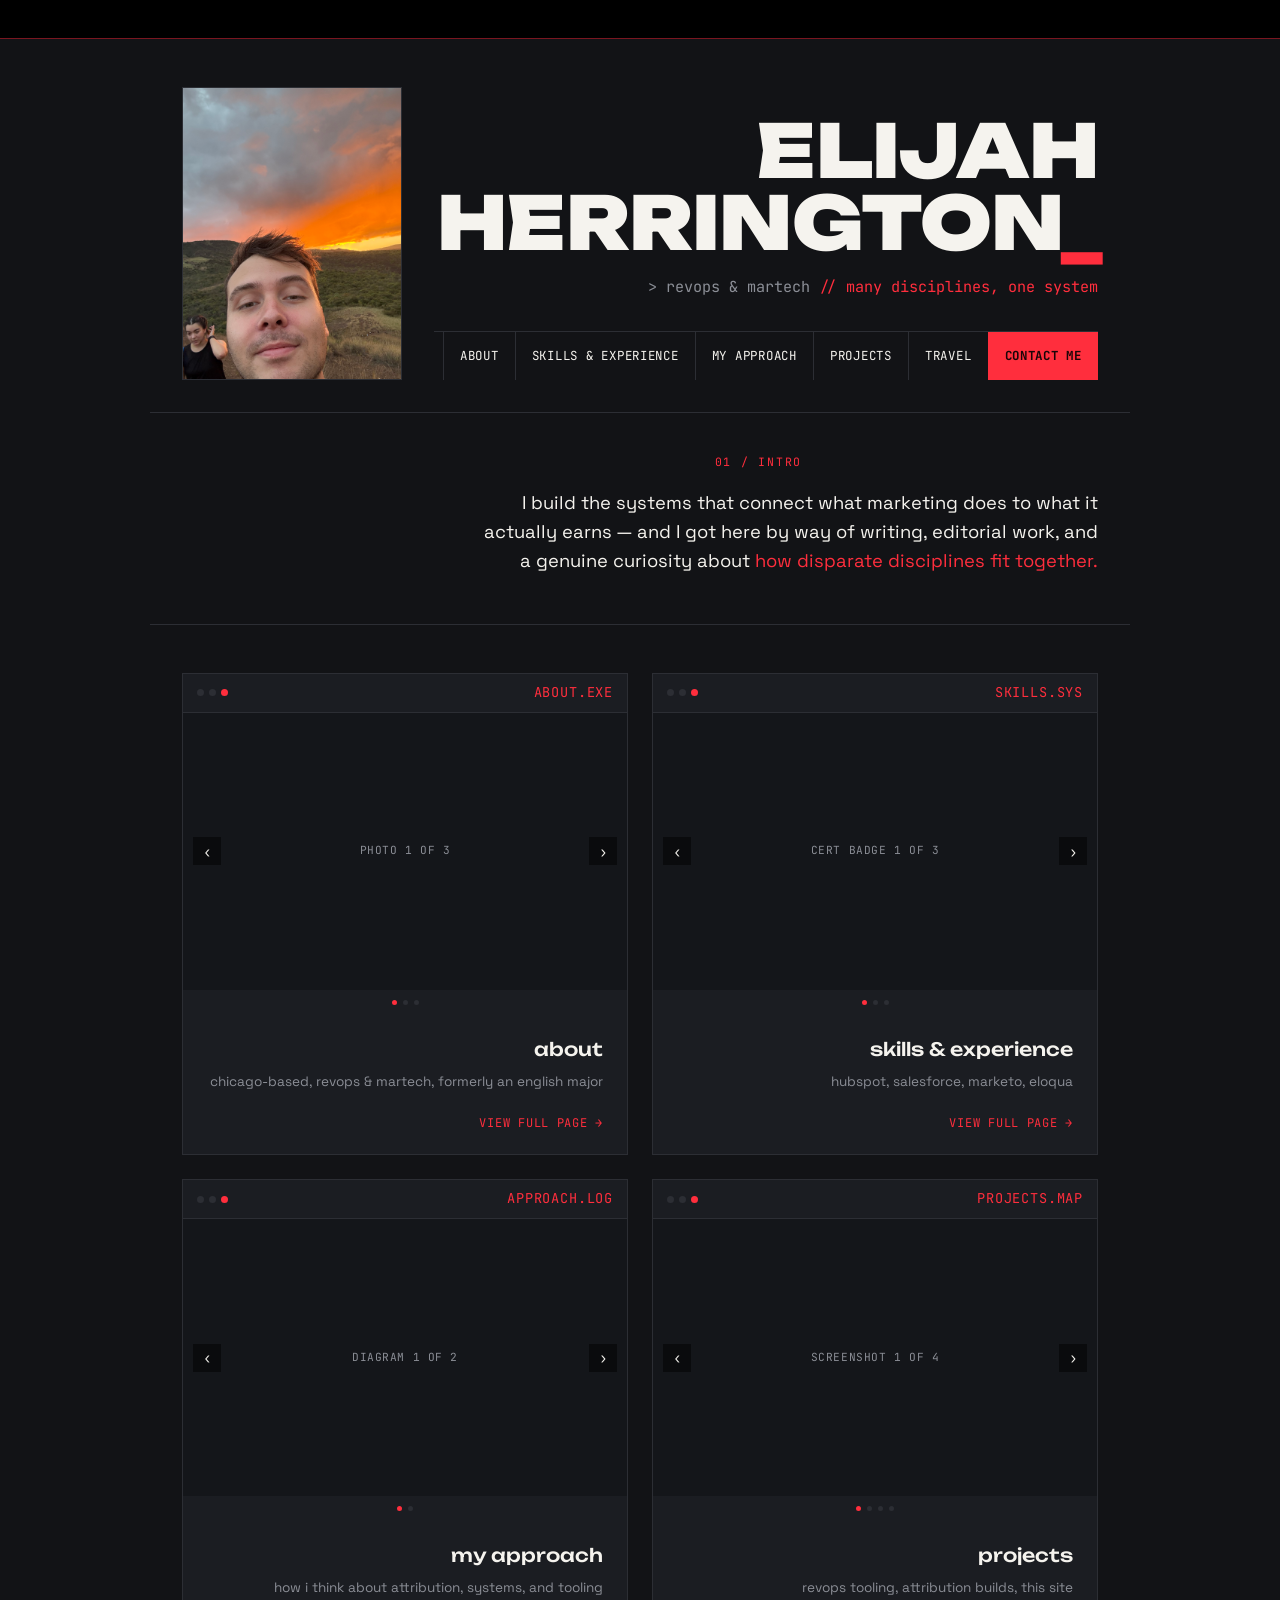
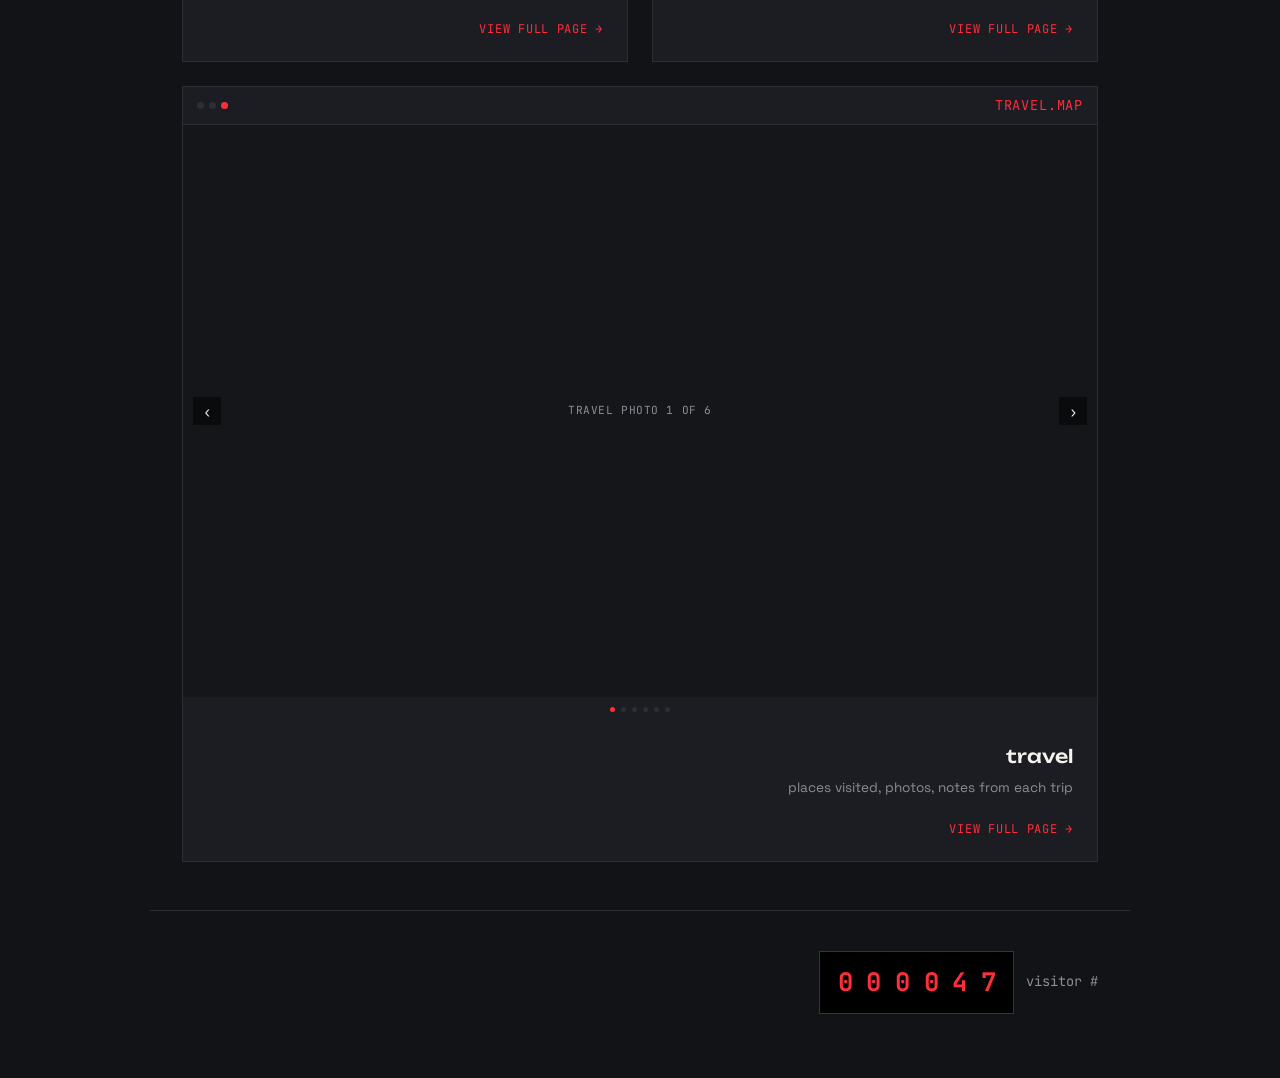
<file: index_4.html>
<!DOCTYPE html>
<html lang="en">
<head>
<meta charset="UTF-8">
<meta name="viewport" content="width=device-width, initial-scale=1.0">
<title>Elijah Herrington</title>
<link rel="preconnect" href="https://fonts.googleapis.com">
<link rel="preconnect" href="https://fonts.gstatic.com" crossorigin>
<link href="https://fonts.googleapis.com/css2?family=Unbounded:wght@500;700;900&family=JetBrains+Mono:wght@400;500;700&family=Space+Grotesk:wght@400;500;700&display=swap" rel="stylesheet">
<style>
  :root {
    --bg: #121316;
    --bg-alt: #1B1D22;
    --ink: #F5F3EE;
    --muted: #8B8E96;
    --red: #FF2E3D;
    --red-deep: #7A1620;
    --line: #2C2E34;
  }
  * { box-sizing: border-box; }
  html, body { max-width: 100%; overflow-x: hidden; }
  body {
    margin: 0;
    background: var(--bg);
    color: var(--ink);
    font-family: 'Space Grotesk', sans-serif;
    line-height: 1.6;
    text-align: right;
  }

  /* marquee */
  .marquee {
    background: #000;
    color: var(--red);
    font-family: 'JetBrains Mono', monospace;
    font-size: 0.85rem;
    letter-spacing: 0.08em;
    overflow: hidden;
    white-space: nowrap;
    padding: 8px 0;
    border-bottom: 1px solid var(--red-deep);
    text-align: left;
  }
  .marquee span { display: inline-block; padding-left: 100%; animation: marquee 18s linear infinite; }
  @keyframes marquee { 100% { transform: translateX(-100%); } }

  /* hero */
  .hero {
    display: grid;
    grid-template-columns: 220px 1fr;
    gap: 2rem;
    padding: 3rem 2rem 2rem;
    align-items: end;
    max-width: 980px;
    margin: 0 auto;
  }
  @media (max-width: 640px) {
    .hero { grid-template-columns: 84px 1fr; gap: 0.85rem; align-items: start; padding: 2rem 1.25rem 1.5rem; }
    .hero-photo { font-size: 0.5rem; }
    h1.name { font-size: clamp(1.7rem, 11vw, 2.6rem); }
    .tagline { font-size: 0.75rem; }
  }
  .hero-photo {
    aspect-ratio: 3/4;
    background: var(--bg-alt);
    border: 1px solid var(--line);
    display: flex;
    align-items: center;
    justify-content: center;
    font-family: 'JetBrains Mono', monospace;
    font-size: 0.7rem;
    color: var(--muted);
    text-align: center;
    text-transform: uppercase;
    letter-spacing: 0.05em;
    overflow: hidden;
  }
  .hero-photo img { width: 100%; height: 100%; object-fit: cover; display: block; }
  .hero-text { text-align: right; min-width: 0; }
  h1.name {
    font-family: 'Unbounded', sans-serif;
    font-weight: 900;
    font-size: clamp(2.2rem, 7vw, 4.6rem);
    line-height: 0.98;
    margin: 0;
    letter-spacing: -0.01em;
    overflow-wrap: break-word;
    word-break: break-word;
  }
  h1.name .cursor { display: inline-block; color: var(--red); animation: blink 1s steps(1) infinite; }
  @keyframes blink { 50% { opacity: 0; } }
  .tagline { font-family: 'JetBrains Mono', monospace; font-size: 0.95rem; color: var(--muted); margin-top: 1rem; }
  .tagline .hl { color: var(--red); }

  nav.tabs { display: flex; justify-content: flex-end; align-items: stretch; gap: 0; flex-wrap: nowrap; margin-top: 2rem; border-top: 1px solid var(--line); }
  nav.tabs a {
    font-family: 'JetBrains Mono', monospace;
    font-size: 0.78rem;
    letter-spacing: 0.06em;
    text-transform: uppercase;
    color: var(--ink);
    text-decoration: none;
    white-space: nowrap;
    padding: 14px 16px;
    border-left: 1px solid var(--line);
  }
  nav.tabs a:hover { background: var(--bg-alt); color: var(--red); }
  nav.tabs a.cta {
    background: var(--red);
    color: #1A0507;
    font-weight: 700;
    border-left: 1px solid var(--red);
  }
  nav.tabs a.cta:hover { background: #ff4654; color: #1A0507; }

  /* mobile nav: compact menu button + dropdown, contact always visible */
  .mobile-nav { display: none; }
  @media (max-width: 640px) {
    nav.tabs { display: none; }
    .mobile-nav {
      display: flex;
      justify-content: flex-end;
      align-items: stretch;
      gap: 0;
      margin-top: 1.5rem;
      border-top: 1px solid var(--line);
      position: relative;
    }
    .mobile-nav .contact-btn {
      font-family: 'JetBrains Mono', monospace;
      font-size: 0.75rem;
      letter-spacing: 0.06em;
      text-transform: uppercase;
      text-decoration: none;
      padding: 12px 16px;
      background: var(--red);
      color: #1A0507;
      font-weight: 700;
      order: 2;
    }
    details.menu-toggle { order: 1; border-left: 1px solid var(--line); }
    details.menu-toggle summary {
      list-style: none;
      cursor: pointer;
      font-family: 'JetBrains Mono', monospace;
      font-size: 0.75rem;
      letter-spacing: 0.06em;
      text-transform: uppercase;
      color: var(--ink);
      padding: 12px 16px;
      display: flex;
      align-items: center;
      gap: 6px;
    }
    details.menu-toggle summary::-webkit-details-marker { display: none; }
    details.menu-toggle summary::after { content: '\25BE'; color: var(--red); }
    details.menu-toggle[open] summary::after { content: '\25B4'; }
    details.menu-toggle .menu-panel {
      position: absolute;
      right: 0;
      top: 100%;
      margin-top: 0;
      background: var(--bg-alt);
      border: 1px solid var(--line);
      display: flex;
      flex-direction: column;
      min-width: 200px;
      z-index: 10;
    }
    details.menu-toggle .menu-panel a {
      font-family: 'JetBrains Mono', monospace;
      font-size: 0.78rem;
      letter-spacing: 0.06em;
      text-transform: uppercase;
      text-decoration: none;
      color: var(--ink);
      padding: 12px 16px;
      text-align: right;
      border-top: 1px solid var(--line);
    }
    details.menu-toggle .menu-panel a:hover { background: var(--bg); color: var(--red); }
  }

  /* intro / header section (was 03/type demo, now real copy) */
  .intro {
    max-width: 980px;
    margin: 0 auto;
    padding: 2.5rem 2rem 3rem;
    border-top: 1px solid var(--line);
    border-bottom: 1px solid var(--line);
  }
  .intro .kicker {
    font-family: 'JetBrains Mono', monospace;
    font-size: 0.72rem;
    letter-spacing: 0.15em;
    text-transform: uppercase;
    color: var(--red);
    margin: 0 0 1rem;
  }
  .intro p {
    font-family: 'Space Grotesk', sans-serif;
    font-size: 1.15rem;
    color: var(--ink);
    max-width: 620px;
    margin: 0 0 0 auto;
  }
  .intro p .accent { color: var(--red); }

  /* module carousel grid */
  .modules { max-width: 980px; margin: 0 auto; padding: 3rem 2rem; }
  .module-grid { display: grid; grid-template-columns: 1fr 1fr; gap: 1.5rem; }
  @media (max-width: 640px) { .module-grid { grid-template-columns: 1fr; } }
  .module { border: 1px solid var(--line); background: var(--bg-alt); min-width: 0; }
  .titlebar { display: flex; align-items: center; justify-content: space-between; border-bottom: 1px solid var(--line); padding: 8px 14px; }
  .titlebar .dots { display: flex; gap: 5px; }
  .titlebar .dots span { width: 7px; height: 7px; border-radius: 50%; background: var(--line); display: inline-block; }
  .titlebar .dots span:last-child { background: var(--red); }
  .titlebar .filename { font-family: 'JetBrains Mono', monospace; font-size: 0.85rem; letter-spacing: 0.06em; color: var(--red); }

  .carousel { position: relative; }
  .carousel-track { display: flex; overflow: hidden; }
  .carousel-slide {
    flex: 0 0 100%;
    aspect-ratio: 16/10;
    background: #14161A;
    display: flex; align-items: center; justify-content: center;
    font-family: 'JetBrains Mono', monospace;
    font-size: 0.7rem; color: var(--muted);
    text-transform: uppercase; letter-spacing: 0.05em;
  }
  .carousel-dots { display: flex; justify-content: center; gap: 6px; padding: 10px 0; background: var(--bg-alt); }
  .carousel-dots span { width: 5px; height: 5px; border-radius: 50%; background: var(--line); display: inline-block; }
  .carousel-dots span:first-child { background: var(--red); }
  .carousel-arrow {
    position: absolute; top: 50%; transform: translateY(-50%);
    width: 28px; height: 28px;
    display: flex; align-items: center; justify-content: center;
    background: rgba(0,0,0,0.5); color: var(--ink);
    font-family: 'JetBrains Mono', monospace; font-size: 0.9rem;
  }
  .carousel-arrow.prev { left: 10px; }
  .carousel-arrow.next { right: 10px; }

  .module-body { padding: 1.25rem 1.5rem; text-align: right; }
  .module-body h3 { font-family: 'Unbounded', sans-serif; font-size: 1.15rem; margin: 0 0 0.4rem; font-weight: 500; }
  .module-body p { font-family: 'Space Grotesk', sans-serif; font-size: 0.85rem; color: var(--muted); margin: 0 0 1rem; }
  .module-body .view-link { font-family: 'JetBrains Mono', monospace; font-size: 0.75rem; letter-spacing: 0.06em; text-transform: uppercase; color: var(--red); text-decoration: none; }
  .module.wide { grid-column: 1 / -1; }

  /* odometer / footer */
  .counter-section { max-width: 980px; margin: 0 auto; padding: 2.5rem 2rem 4rem; border-top: 1px solid var(--line); }
  .counter-wrap { display: flex; align-items: center; justify-content: flex-end; gap: 0.75rem; }
  .odometer { display: flex; gap: 3px; background: #000; padding: 10px 12px; border: 1px solid var(--red-deep); }
  .odometer .digit { font-family: 'JetBrains Mono', monospace; font-weight: 700; font-size: 1.6rem; color: var(--red); width: 1em; text-align: center; }
  .counter-label { font-family: 'JetBrains Mono', monospace; font-size: 0.85rem; color: var(--muted); }
</style>
</head>
<body>

<div class="marquee"><span>elijah herrington &mdash; revops &amp; martech &mdash; chicago, il &mdash; </span></div>

<section class="hero">
  <div class="hero-photo"><img src="elijah-photo.jpg" alt="Elijah Herrington"></div>
  <div class="hero-text">
    <h1 class="name">ELIJAH<br>HERRINGTON<span class="cursor">_</span></h1>
    <p class="tagline">&gt; revops &amp; martech <span class="hl">// many disciplines, one system</span></p>
    <nav class="tabs">
      <a href="#">about</a>
      <a href="#">skills &amp; experience</a>
      <a href="#">my approach</a>
      <a href="#">projects</a>
      <a href="#">travel</a>
      <a href="#" class="cta">contact me</a>
    </nav>
    <div class="mobile-nav">
      <details class="menu-toggle">
        <summary>menu</summary>
        <div class="menu-panel">
          <a href="#">about</a>
          <a href="#">skills &amp; experience</a>
          <a href="#">my approach</a>
          <a href="#">projects</a>
          <a href="#">travel</a>
        </div>
      </details>
      <a href="#" class="contact-btn">contact me</a>
    </div>
  </div>
</section>

<section class="intro">
  <p class="kicker">01 / intro</p>
  <p>I build the systems that connect what marketing does to what it actually earns &mdash; and I got here by way of writing, editorial work, and a genuine curiosity about <span class="accent">how disparate disciplines fit together.</span></p>
</section>

<section class="modules">
  <div class="module-grid">

    <div class="module">
      <div class="titlebar"><span class="dots"><span></span><span></span><span></span></span><span class="filename">ABOUT.EXE</span></div>
      <div class="carousel">
        <div class="carousel-track"><div class="carousel-slide">photo 1 of 3</div></div>
        <span class="carousel-arrow prev">&lsaquo;</span>
        <span class="carousel-arrow next">&rsaquo;</span>
      </div>
      <div class="carousel-dots"><span></span><span></span><span></span></div>
      <div class="module-body">
        <h3>about</h3>
        <p>chicago-based, revops &amp; martech, formerly an english major</p>
        <a class="view-link" href="#">view full page &rarr;</a>
      </div>
    </div>

    <div class="module">
      <div class="titlebar"><span class="dots"><span></span><span></span><span></span></span><span class="filename">SKILLS.SYS</span></div>
      <div class="carousel">
        <div class="carousel-track"><div class="carousel-slide">cert badge 1 of 3</div></div>
        <span class="carousel-arrow prev">&lsaquo;</span>
        <span class="carousel-arrow next">&rsaquo;</span>
      </div>
      <div class="carousel-dots"><span></span><span></span><span></span></div>
      <div class="module-body">
        <h3>skills &amp; experience</h3>
        <p>hubspot, salesforce, marketo, eloqua</p>
        <a class="view-link" href="#">view full page &rarr;</a>
      </div>
    </div>

    <div class="module">
      <div class="titlebar"><span class="dots"><span></span><span></span><span></span></span><span class="filename">APPROACH.LOG</span></div>
      <div class="carousel">
        <div class="carousel-track"><div class="carousel-slide">diagram 1 of 2</div></div>
        <span class="carousel-arrow prev">&lsaquo;</span>
        <span class="carousel-arrow next">&rsaquo;</span>
      </div>
      <div class="carousel-dots"><span></span><span></span></div>
      <div class="module-body">
        <h3>my approach</h3>
        <p>how i think about attribution, systems, and tooling</p>
        <a class="view-link" href="#">view full page &rarr;</a>
      </div>
    </div>

    <div class="module">
      <div class="titlebar"><span class="dots"><span></span><span></span><span></span></span><span class="filename">PROJECTS.MAP</span></div>
      <div class="carousel">
        <div class="carousel-track"><div class="carousel-slide">screenshot 1 of 4</div></div>
        <span class="carousel-arrow prev">&lsaquo;</span>
        <span class="carousel-arrow next">&rsaquo;</span>
      </div>
      <div class="carousel-dots"><span></span><span></span><span></span><span></span></div>
      <div class="module-body">
        <h3>projects</h3>
        <p>revops tooling, attribution builds, this site</p>
        <a class="view-link" href="#">view full page &rarr;</a>
      </div>
    </div>

    <div class="module wide">
      <div class="titlebar"><span class="dots"><span></span><span></span><span></span></span><span class="filename">TRAVEL.MAP</span></div>
      <div class="carousel">
        <div class="carousel-track"><div class="carousel-slide">travel photo 1 of 6</div></div>
        <span class="carousel-arrow prev">&lsaquo;</span>
        <span class="carousel-arrow next">&rsaquo;</span>
      </div>
      <div class="carousel-dots"><span></span><span></span><span></span><span></span><span></span><span></span></div>
      <div class="module-body">
        <h3>travel</h3>
        <p>places visited, photos, notes from each trip</p>
        <a class="view-link" href="#">view full page &rarr;</a>
      </div>
    </div>

  </div>
</section>

<section class="counter-section">
  <div class="counter-wrap">
    <div class="odometer">
      <span class="digit">0</span><span class="digit">0</span><span class="digit">0</span><span class="digit">0</span><span class="digit">4</span><span class="digit">7</span>
    </div>
    <span class="counter-label">visitor #</span>
  </div>
</section>

</body>
</html>
</file>
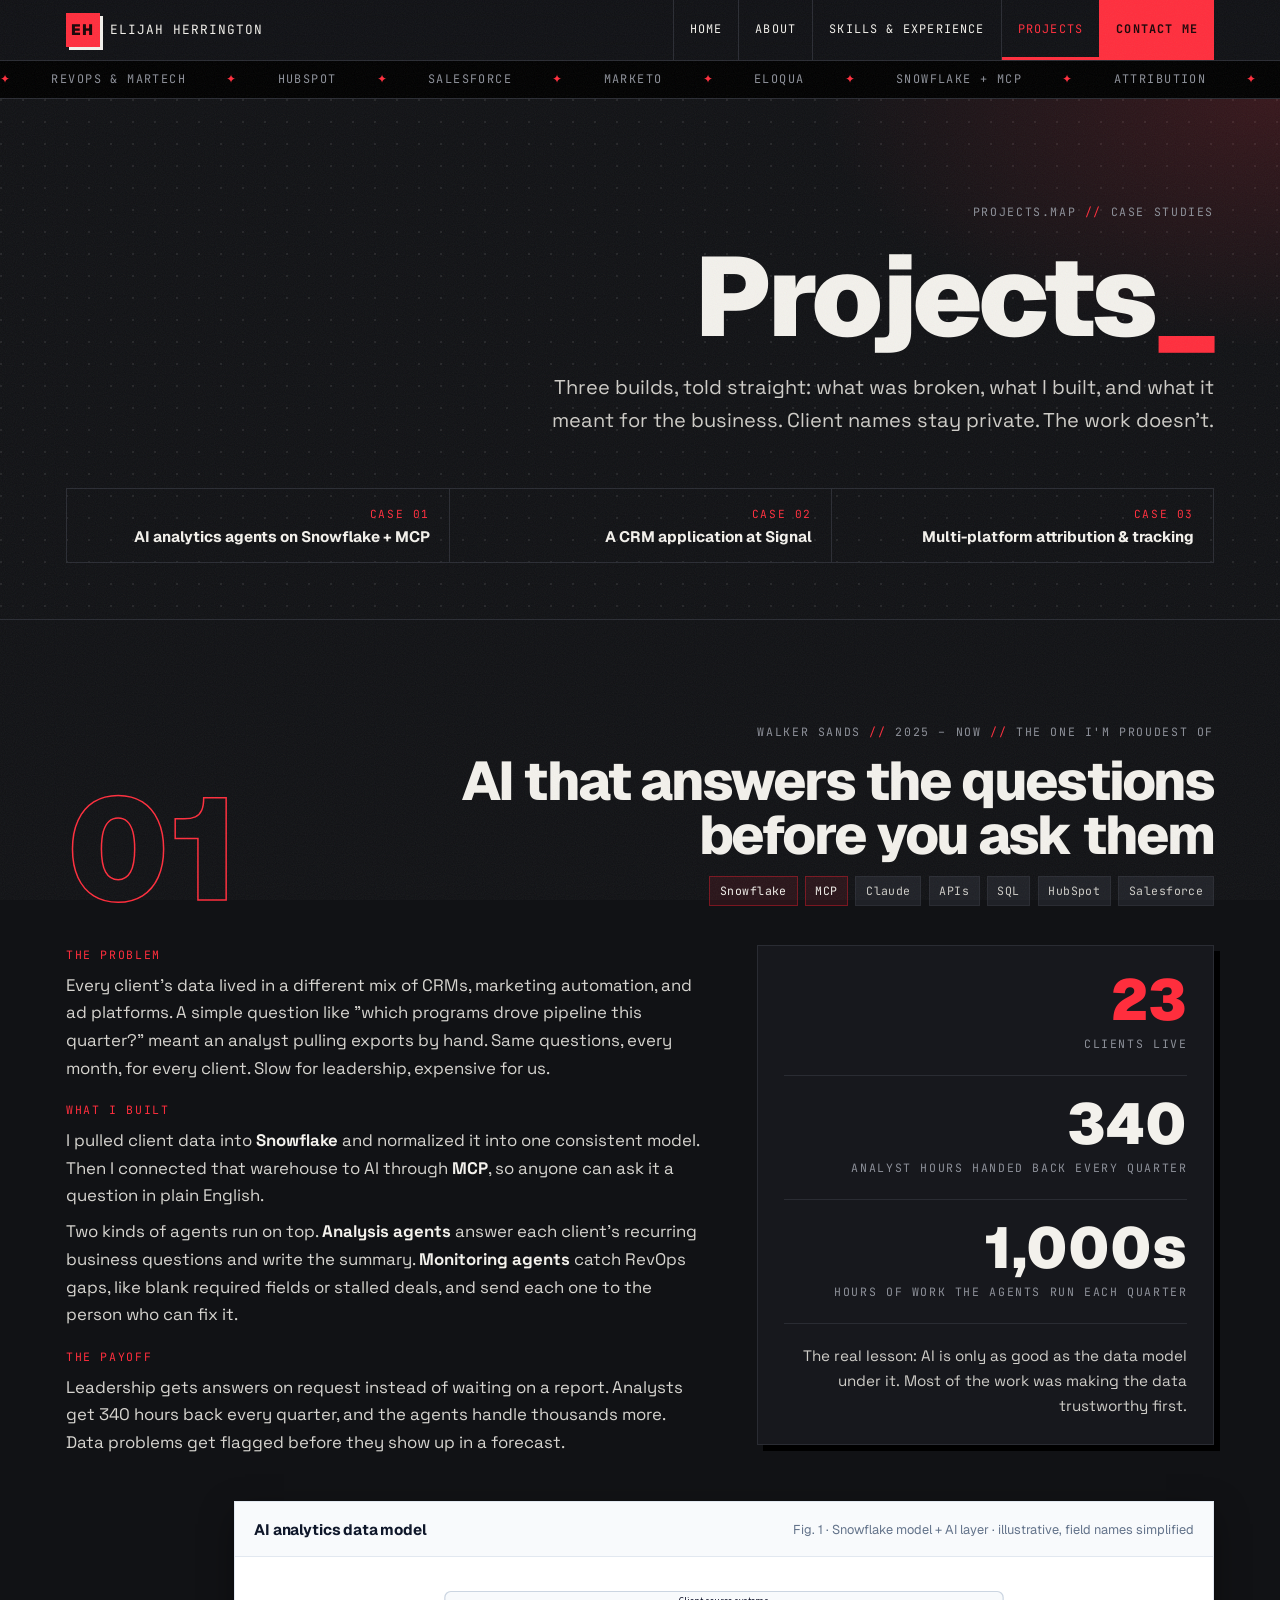
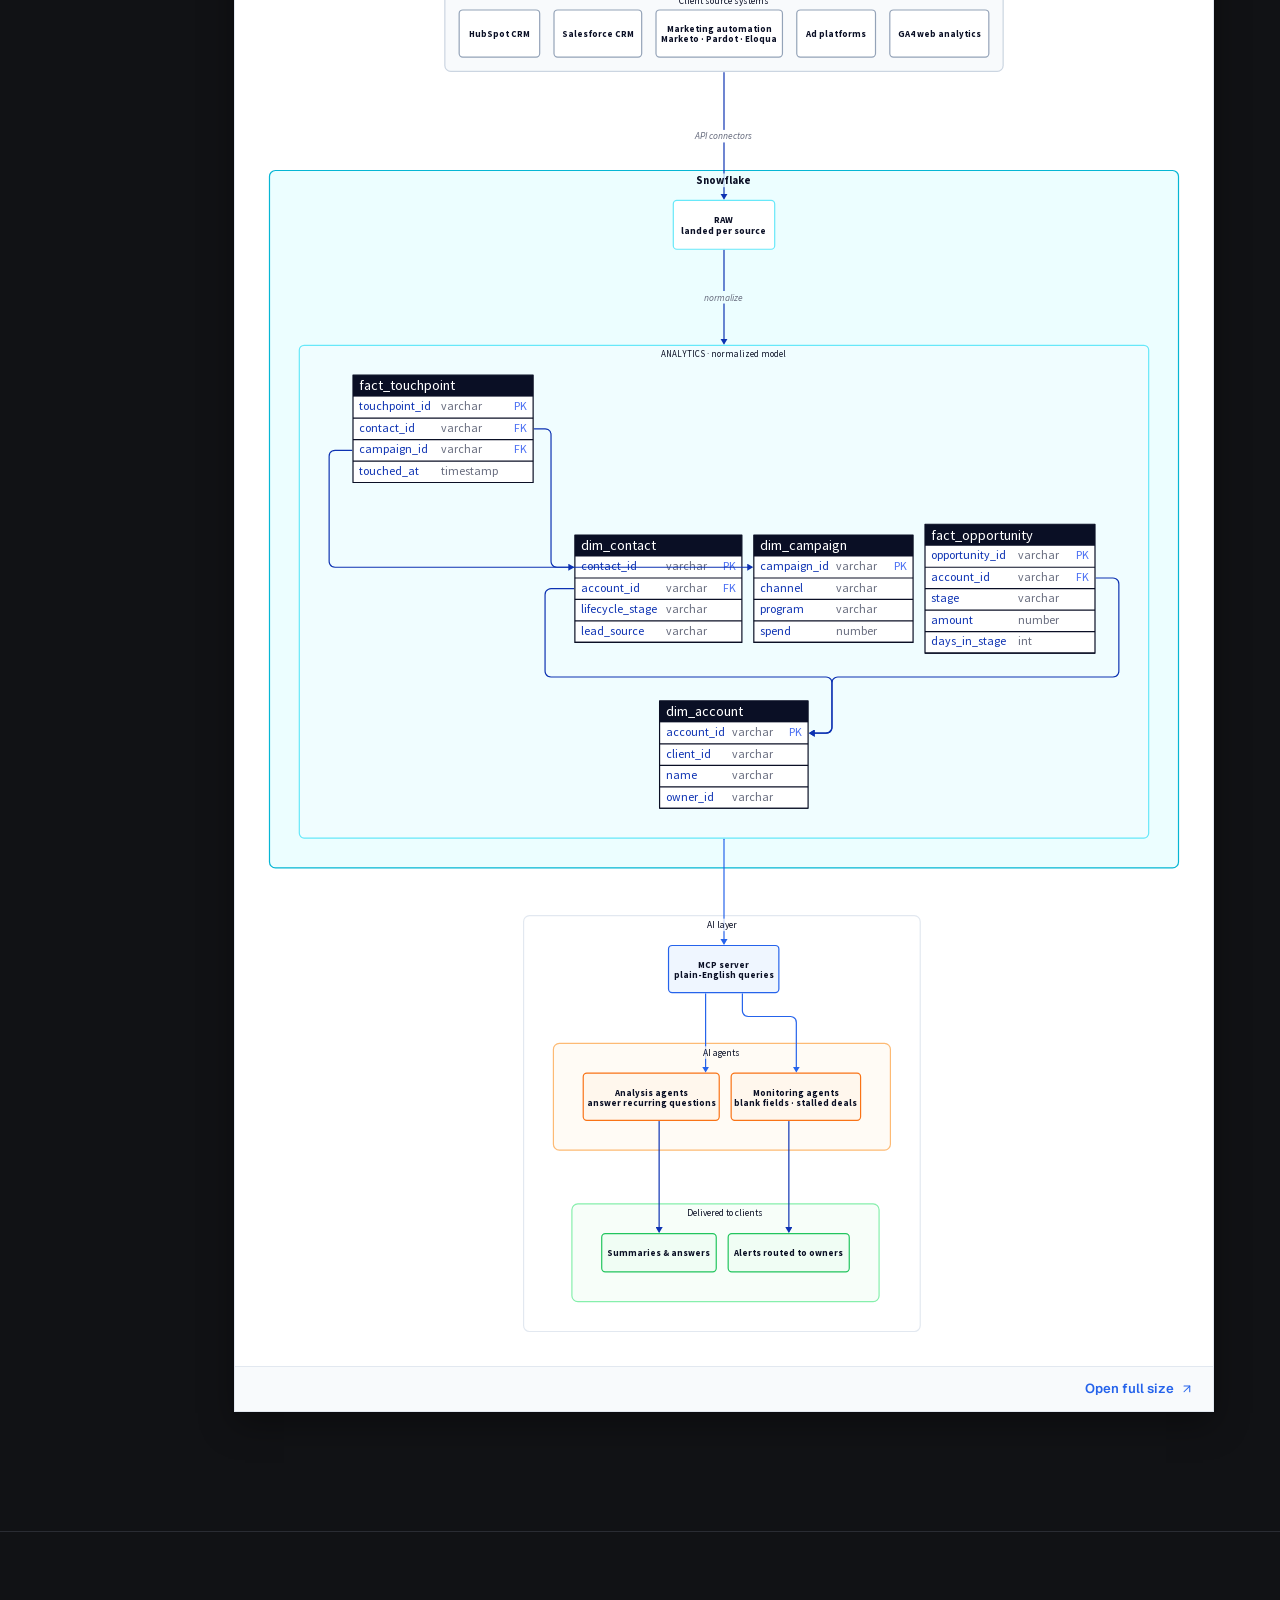
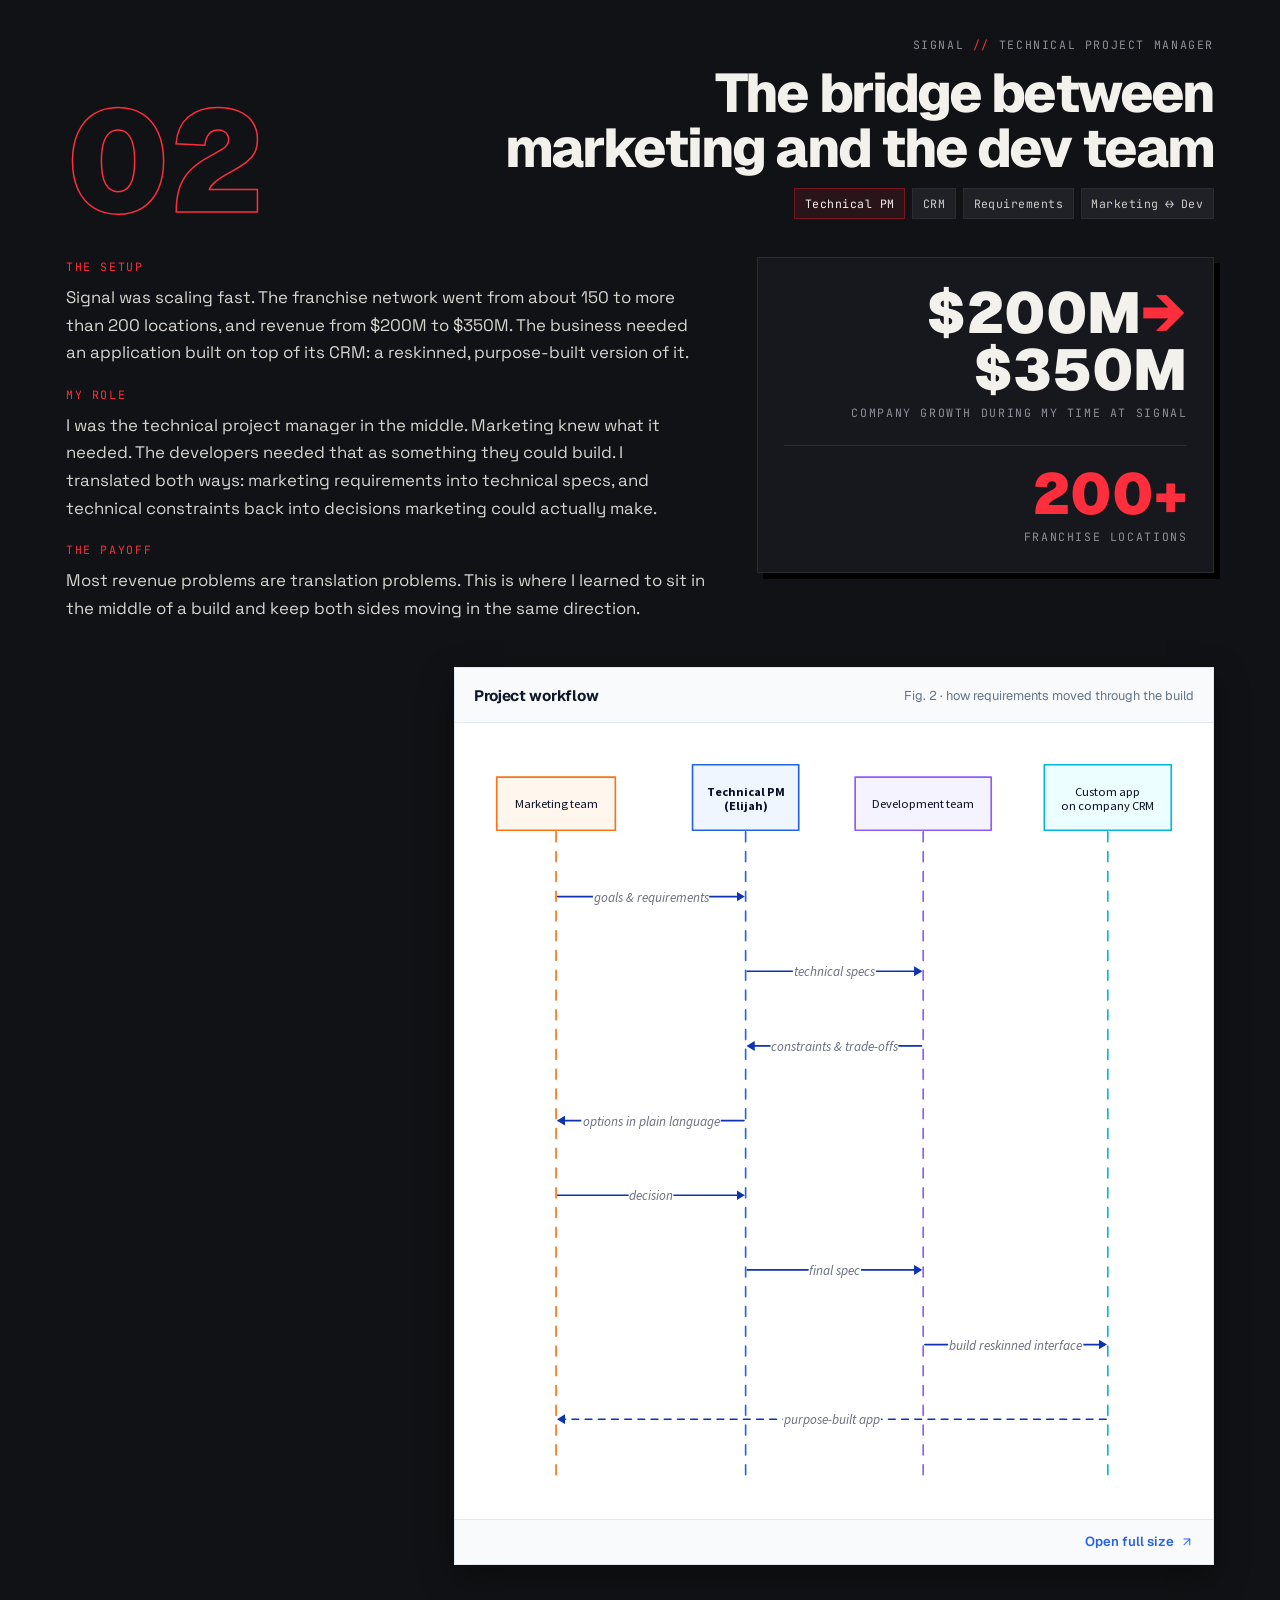
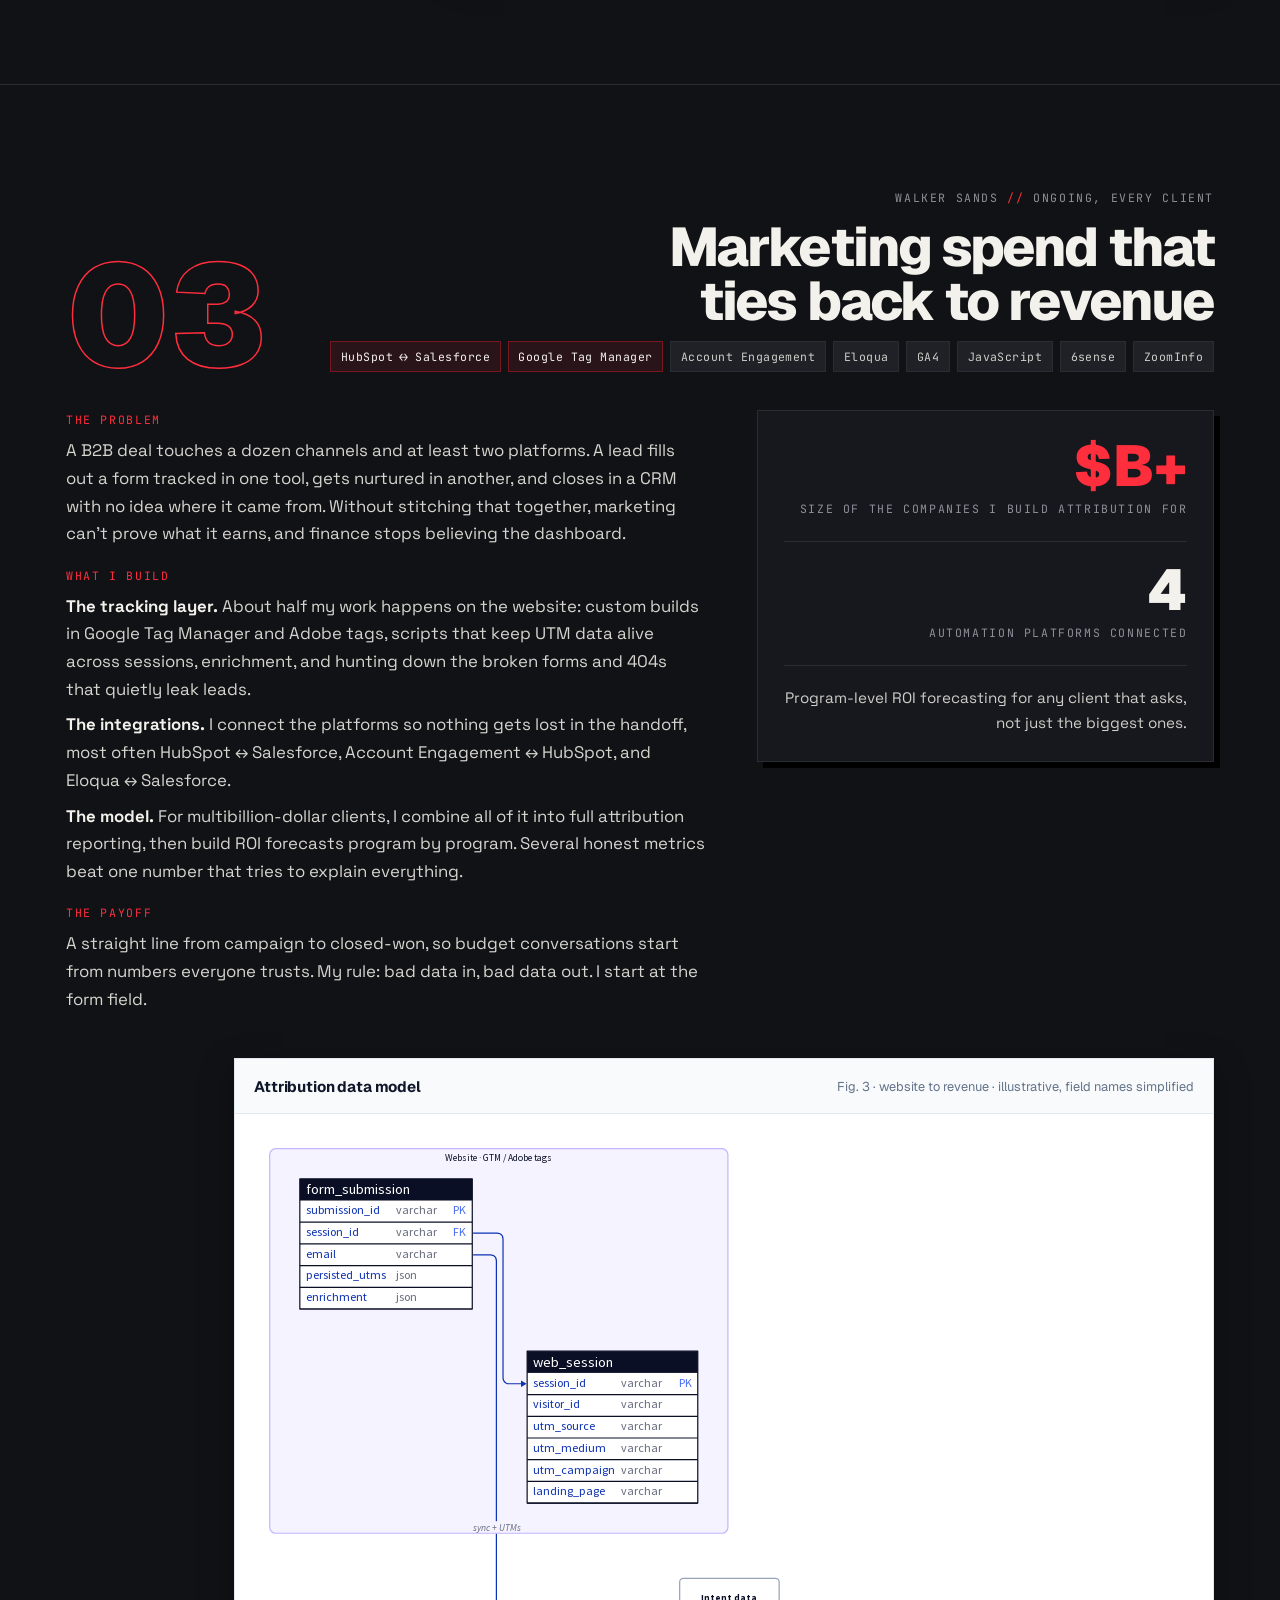
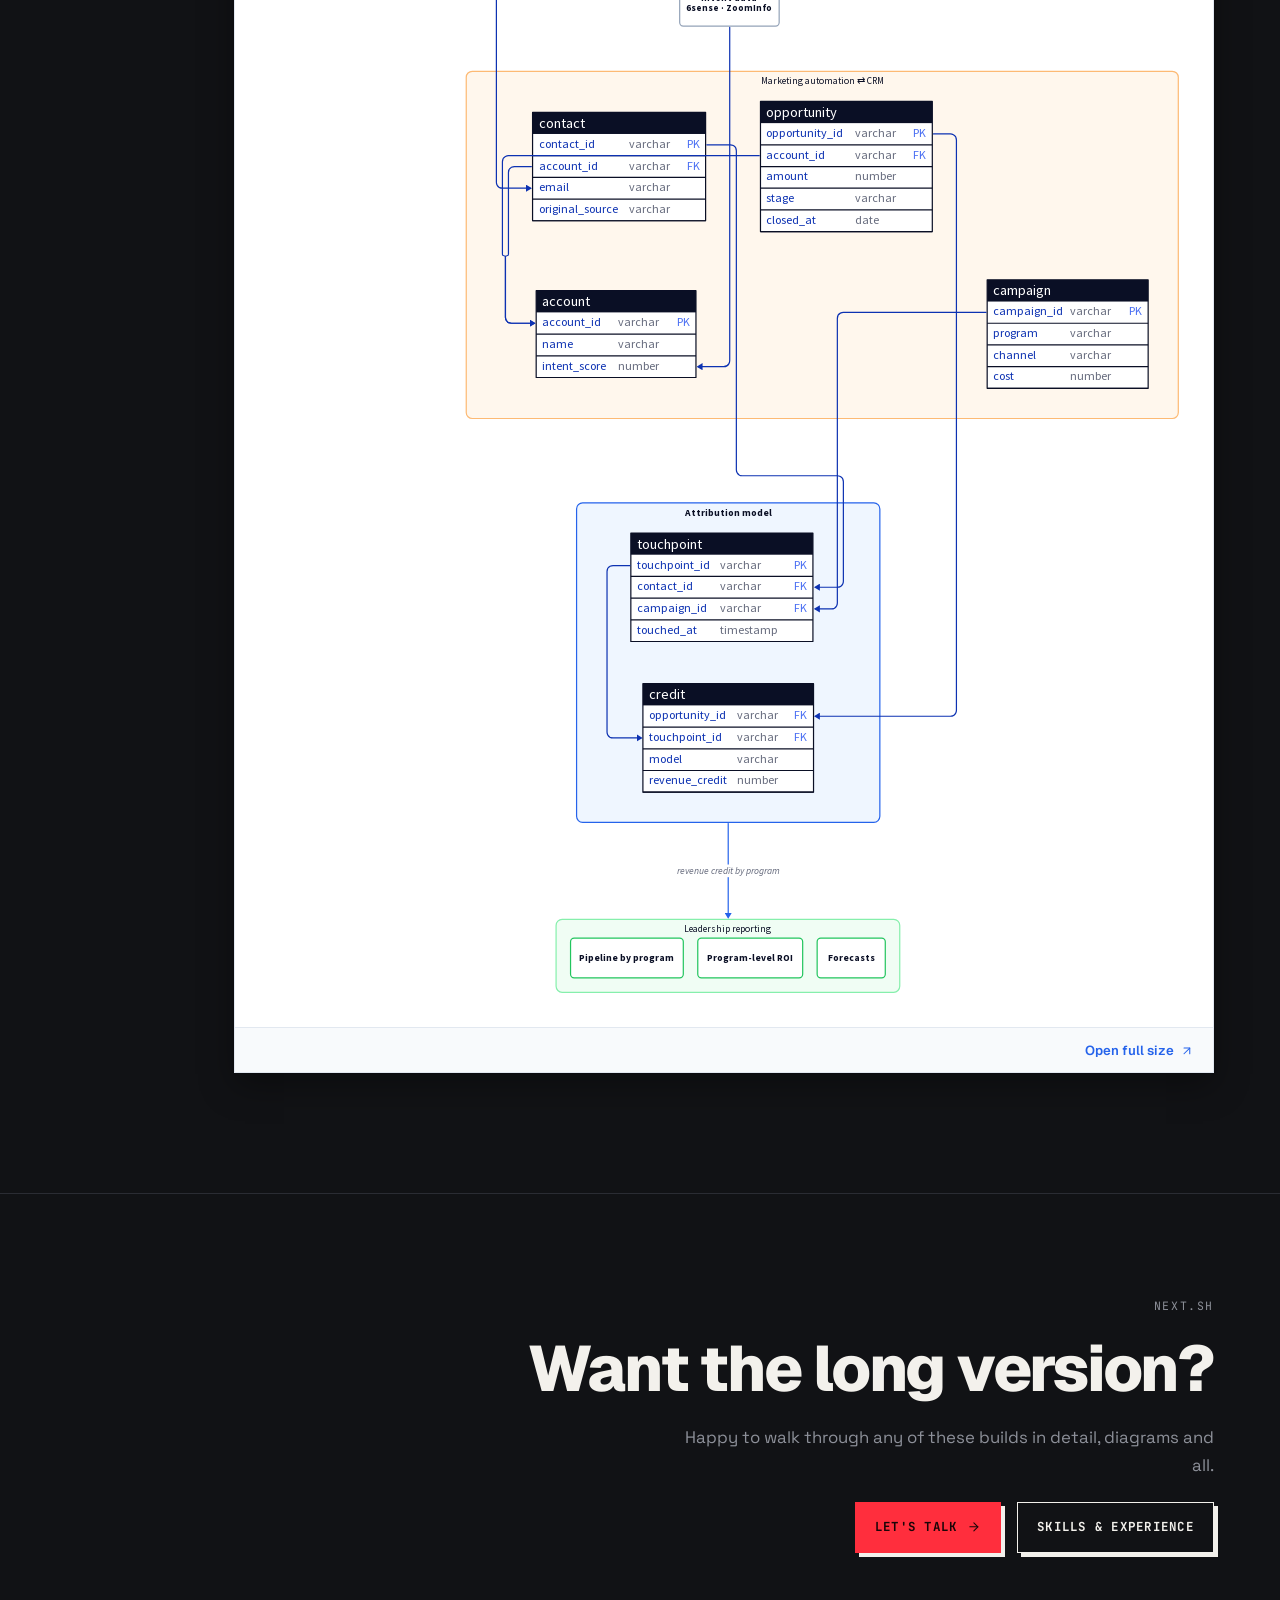
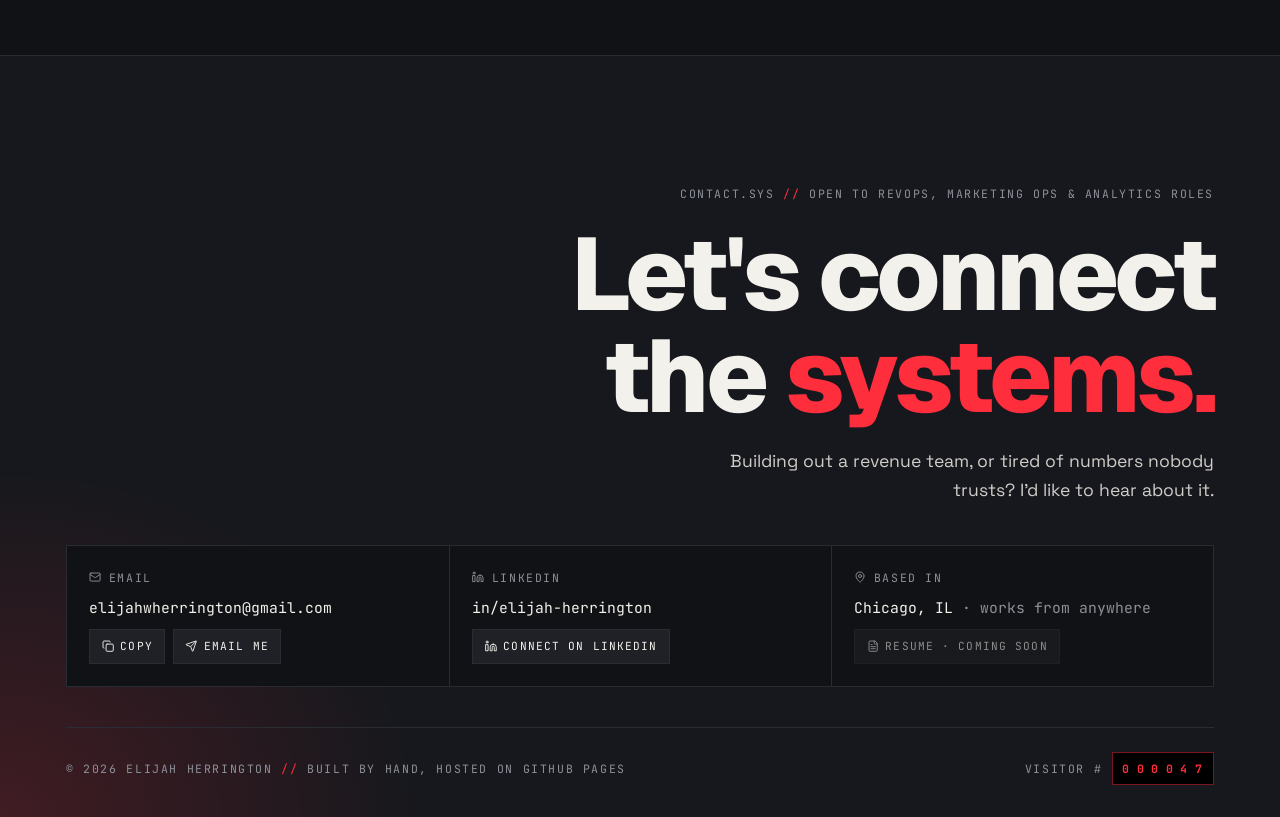
<file: projects.html>
<!DOCTYPE html>
<html lang="en">
<head>
<meta charset="UTF-8">
<meta name="viewport" content="width=device-width, initial-scale=1.0, viewport-fit=cover">
<title>Projects · Elijah Herrington</title>
<meta name="description" content="Case studies: Snowflake + MCP analytics agents, a CRM application build at Signal, and multi-platform attribution.">
<meta property="og:title" content="Projects · Elijah Herrington">
<meta property="og:description" content="Case studies: Snowflake + MCP analytics agents, a CRM application build at Signal, and multi-platform attribution.">
<meta property="og:image" content="https://elijahwherrington.com/hero-staircase.jpg">
<meta property="og:type" content="website">
<meta name="theme-color" content="#111215">
<link rel="preconnect" href="https://fonts.googleapis.com">
<link rel="preconnect" href="https://fonts.gstatic.com" crossorigin>
<link rel="stylesheet" href="https://fonts.googleapis.com/css2?family=Geist:wght@500;600;700;800;900&family=JetBrains+Mono:wght@400;500;700&family=Space+Grotesk:wght@400;500;700&display=swap">
<link rel="icon" href="data:image/svg+xml,%3Csvg xmlns='http://www.w3.org/2000/svg' viewBox='0 0 64 64'%3E%3Crect width='64' height='64' fill='%23ff2e3d'/%3E%3Ctext x='32' y='43' font-family='Arial,Helvetica,sans-serif' font-weight='900' font-size='30' text-anchor='middle' fill='%231a0507'%3EEH%3C/text%3E%3C/svg%3E">
<link rel="stylesheet" href="style.css">
</head>
<body>
<header class="site-header">
  <div class="wrap">
    <a class="brand" href="index.html" aria-label="Elijah Herrington, home"><span class="mark">EH</span><span>elijah herrington</span></a>
    <button class="menu-btn" type="button" aria-expanded="false" aria-controls="site-nav">Menu ☰</button>
    <nav class="nav" id="site-nav" aria-label="Main">
      <a href="index.html">Home</a><a href="about.html">About</a><a href="skills.html">Skills & Experience</a><a href="projects.html" aria-current="page">Projects</a><a class="cta" href="#contact">Contact Me</a>
    </nav>
  </div>
</header>
<div class="ticker" aria-hidden="true"><div class="ticker-track"><span>revops & martech</span><span>hubspot</span><span>salesforce</span><span>marketo</span><span>eloqua</span><span>snowflake + mcp</span><span>attribution</span><span>google tag manager</span><span>ga4</span><span>6sense</span><span>clay</span><span>chicago, il</span><span>many disciplines, one system</span><span>revops & martech</span><span>hubspot</span><span>salesforce</span><span>marketo</span><span>eloqua</span><span>snowflake + mcp</span><span>attribution</span><span>google tag manager</span><span>ga4</span><span>6sense</span><span>clay</span><span>chicago, il</span><span>many disciplines, one system</span></div></div>
<main>
<section class="page-hero">
  <div class="wrap">
    <span class="label rise">projects.map <span class="r">//</span> case studies</span>
    <h1 class="rise d1">Projects<span class="cur">_</span></h1>
    <p class="lede rise d2">Three builds, told straight: what was broken, what I built, and what it meant for the business. Client names stay private. The work doesn't.</p>
    <nav class="proj-index rise d3" aria-label="Projects on this page">
      <a href="#ai-agents"><span class="n">CASE 01</span><span class="t">AI analytics agents on Snowflake + MCP</span></a>
      <a href="#signal-app"><span class="n">CASE 02</span><span class="t">A CRM application at Signal</span></a>
      <a href="#attribution"><span class="n">CASE 03</span><span class="t">Multi-platform attribution &amp; tracking</span></a>
    </nav>
  </div>
</section>

<!-- CASE 01 -->
<article class="case" id="ai-agents">
  <div class="wrap">
    <header class="case-head">
      <span class="case-num" aria-hidden="true">01</span>
      <div class="case-title">
        <span class="label">walker sands <span class="r">//</span> 2025 – now <span class="r">//</span> the one i'm proudest of</span>
        <h2>AI that answers the questions before you ask them</h2>
        <div class="chips"><span class="chip hot">Snowflake</span><span class="chip hot">MCP</span><span class="chip">Claude</span><span class="chip">APIs</span><span class="chip">SQL</span><span class="chip">HubSpot</span><span class="chip">Salesforce</span></div>
      </div>
    </header>
    <div class="case-grid">
      <div class="prose">
        <div class="case-block"><span class="label">the problem</span>
          <p>Every client's data lived in a different mix of CRMs, marketing automation, and ad platforms. A simple question like "which programs drove pipeline this quarter?" meant an analyst pulling exports by hand. Same questions, every month, for every client. Slow for leadership, expensive for us.</p></div>
        <div class="case-block"><span class="label">what i built</span>
          <p>I pulled client data into <strong>Snowflake</strong> and normalized it into one consistent model. Then I connected that warehouse to AI through <strong>MCP</strong>, so anyone can ask it a question in plain English.</p>
          <p>Two kinds of agents run on top. <strong>Analysis agents</strong> answer each client's recurring business questions and write the summary. <strong>Monitoring agents</strong> catch RevOps gaps, like blank required fields or stalled deals, and send each one to the person who can fix it.</p></div>
        <div class="case-block"><span class="label">the payoff</span>
          <p>Leadership gets answers on request instead of waiting on a report. Analysts get 340 hours back every quarter, and the agents handle thousands more. Data problems get flagged before they show up in a forecast.</p></div>
      </div>
      <aside class="impact panel">
        <div class="row"><span class="big"><em>23</em></span><span class="label">clients live</span></div>
        <div class="row"><span class="big">340</span><span class="label">analyst hours handed back every quarter</span></div>
        <div class="row"><span class="big">1,000s</span><span class="label">hours of work the agents run each quarter</span></div>
        <div class="row"><p>The real lesson: AI is only as good as the data model under it. Most of the work was making the data trustworthy first.</p></div>
      </aside>
    </div>

    <figure class="diagram diagram-d1">
      <div class="diagram-head"><strong>AI analytics data model</strong><span>Fig. 1 · Snowflake model + AI layer · illustrative, field names simplified</span></div>
      <a class="diagram-body" href="d1.svg" target="_blank" rel="noopener" title="Open full size"><img src="d1.svg" alt="Architecture diagram: client source systems feed Snowflake through API connectors. Raw data is normalized into an analytics model of account, contact, campaign, touchpoint and opportunity tables. An MCP server exposes the model to analysis agents and monitoring agents, which deliver summaries, answers and alerts to clients." loading="lazy"></a>
      <div class="diagram-foot"><a href="d1.svg" target="_blank" rel="noopener">Open full size <svg class="lucide lucide-arrow-up-right" aria-hidden="true" focusable="false" xmlns="http://www.w3.org/2000/svg" viewBox="0 0 24 24" fill="none" stroke="currentColor" stroke-width="2" stroke-linecap="round" stroke-linejoin="round" > <path d="M7 7h10v10" /> <path d="M7 17 17 7" /> </svg></a></div>
    </figure>
  </div>
</article>

<!-- CASE 02 -->
<article class="case" id="signal-app">
  <div class="wrap">
    <header class="case-head">
      <span class="case-num" aria-hidden="true">02</span>
      <div class="case-title">
        <span class="label">signal <span class="r">//</span> technical project manager</span>
        <h2>The bridge between marketing and the dev team</h2>
        <div class="chips"><span class="chip hot">Technical PM</span><span class="chip">CRM</span><span class="chip">Requirements</span><span class="chip">Marketing ↔ Dev</span></div>
      </div>
    </header>
    <div class="case-grid">
      <div class="prose">
        <div class="case-block"><span class="label">the setup</span>
          <p>Signal was scaling fast. The franchise network went from about 150 to more than 200 locations, and revenue from $200M to $350M. The business needed an application built on top of its CRM: a reskinned, purpose-built version of it.</p></div>
        <div class="case-block"><span class="label">my role</span>
          <p>I was the technical project manager in the middle. Marketing knew what it needed. The developers needed that as something they could build. I translated both ways: marketing requirements into technical specs, and technical constraints back into decisions marketing could actually make.</p></div>
        <div class="case-block"><span class="label">the payoff</span>
          <p>Most revenue problems are translation problems. This is where I learned to sit in the middle of a build and keep both sides moving in the same direction.</p></div>
      </div>
      <aside class="impact panel">
        <div class="row"><span class="big">$200M<em>→</em><br>$350M</span><span class="label">company growth during my time at signal</span></div>
        <div class="row"><span class="big"><em>200+</em></span><span class="label">franchise locations</span></div>
        
      </aside>
    </div>

    <figure class="diagram diagram-d2">
      <div class="diagram-head"><strong>Project workflow</strong><span>Fig. 2 · how requirements moved through the build</span></div>
      <a class="diagram-body" href="d2.svg" target="_blank" rel="noopener" title="Open full size"><img src="d2.svg" alt="Sequence diagram: marketing sends goals and requirements to the technical PM, who sends technical specs to the dev team. The dev team returns constraints, the PM turns them into options for marketing, marketing decides, the PM sends the final spec, and the dev team builds the reskinned interface on the company CRM." loading="lazy"></a>
      <div class="diagram-foot"><a href="d2.svg" target="_blank" rel="noopener">Open full size <svg class="lucide lucide-arrow-up-right" aria-hidden="true" focusable="false" xmlns="http://www.w3.org/2000/svg" viewBox="0 0 24 24" fill="none" stroke="currentColor" stroke-width="2" stroke-linecap="round" stroke-linejoin="round" > <path d="M7 7h10v10" /> <path d="M7 17 17 7" /> </svg></a></div>
    </figure>
  </div>
</article>

<!-- CASE 03 -->
<article class="case" id="attribution">
  <div class="wrap">
    <header class="case-head">
      <span class="case-num" aria-hidden="true">03</span>
      <div class="case-title">
        <span class="label">walker sands <span class="r">//</span> ongoing, every client</span>
        <h2>Marketing spend that ties back to revenue</h2>
        <div class="chips"><span class="chip hot">HubSpot ↔ Salesforce</span><span class="chip hot">Google Tag Manager</span><span class="chip">Account Engagement</span><span class="chip">Eloqua</span><span class="chip">GA4</span><span class="chip">JavaScript</span><span class="chip">6sense</span><span class="chip">ZoomInfo</span></div>
      </div>
    </header>
    <div class="case-grid">
      <div class="prose">
        <div class="case-block"><span class="label">the problem</span>
          <p>A B2B deal touches a dozen channels and at least two platforms. A lead fills out a form tracked in one tool, gets nurtured in another, and closes in a CRM with no idea where it came from. Without stitching that together, marketing can't prove what it earns, and finance stops believing the dashboard.</p></div>
        <div class="case-block"><span class="label">what i build</span>
          <p><strong>The tracking layer.</strong> About half my work happens on the website: custom builds in Google Tag Manager and Adobe tags, scripts that keep UTM data alive across sessions, enrichment, and hunting down the broken forms and 404s that quietly leak leads.</p>
          <p><strong>The integrations.</strong> I connect the platforms so nothing gets lost in the handoff, most often HubSpot ↔ Salesforce, Account Engagement ↔ HubSpot, and Eloqua ↔ Salesforce.</p>
          <p><strong>The model.</strong> For multibillion-dollar clients, I combine all of it into full attribution reporting, then build ROI forecasts program by program. Several honest metrics beat one number that tries to explain everything.</p></div>
        <div class="case-block"><span class="label">the payoff</span>
          <p>A straight line from campaign to closed-won, so budget conversations start from numbers everyone trusts. My rule: bad data in, bad data out. I start at the form field.</p></div>
      </div>
      <aside class="impact panel">
        <div class="row"><span class="big"><em>$B+</em></span><span class="label">size of the companies i build attribution for</span></div>
        <div class="row"><span class="big">4</span><span class="label">automation platforms connected</span></div>
        <div class="row"><p>Program-level ROI forecasting for any client that asks, not just the biggest ones.</p></div>
      </aside>
    </div>

    <figure class="diagram diagram-d3">
      <div class="diagram-head"><strong>Attribution data model</strong><span>Fig. 3 · website to revenue · illustrative, field names simplified</span></div>
      <a class="diagram-body" href="d3.svg" target="_blank" rel="noopener" title="Open full size"><img src="d3.svg" alt="Data model: web sessions and form submissions with persisted UTMs sync into CRM contacts. Contacts, accounts, campaigns and opportunities feed an attribution model of touchpoints and revenue credit, enriched with 6sense and ZoomInfo intent data, which powers pipeline by program, program ROI and forecasts." loading="lazy"></a>
      <div class="diagram-foot"><a href="d3.svg" target="_blank" rel="noopener">Open full size <svg class="lucide lucide-arrow-up-right" aria-hidden="true" focusable="false" xmlns="http://www.w3.org/2000/svg" viewBox="0 0 24 24" fill="none" stroke="currentColor" stroke-width="2" stroke-linecap="round" stroke-linejoin="round" > <path d="M7 7h10v10" /> <path d="M7 17 17 7" /> </svg></a></div>
    </figure>
  </div>
</article>

<section class="section">
  <div class="wrap" style="display:grid;gap:1.4rem;justify-items:end;text-align:right">
    <span class="label">next.sh</span>
    <h2>Want the long version?</h2>
    <p style="color:var(--muted);max-width:50ch">Happy to walk through any of these builds in detail, diagrams and all.</p>
    <div class="hero-actions"><a class="btn red" href="#contact">Let's talk <svg class="lucide lucide-arrow-right" aria-hidden="true" focusable="false" xmlns="http://www.w3.org/2000/svg" viewBox="0 0 24 24" fill="none" stroke="currentColor" stroke-width="2" stroke-linecap="round" stroke-linejoin="round" > <path d="M5 12h14" /> <path d="m12 5 7 7-7 7" /> </svg></a><a class="btn" href="skills.html">Skills &amp; experience</a></div>
  </div>
</section>

</main>
<footer class="contact" id="contact">
  <div class="wrap">
    <div class="contact-top">
      <span class="label">contact.sys <span class="r">//</span> open to revops, marketing ops &amp; analytics roles</span>
      <h2>Let's connect the <span class="r">systems.</span></h2>
      <p style="max-width:50ch;color:#cfcdc8;font-size:1.1rem">Building out a revenue team, or tired of numbers nobody trusts? I'd like to hear about it.</p>
    </div>
    <div class="contact-grid">
      <div class="contact-cell">
        <span class="label"><svg class="lucide lucide-mail" aria-hidden="true" focusable="false" xmlns="http://www.w3.org/2000/svg" viewBox="0 0 24 24" fill="none" stroke="currentColor" stroke-width="2" stroke-linecap="round" stroke-linejoin="round" > <rect width="20" height="16" x="2" y="4" rx="2" /> <path d="m22 7-8.97 5.7a1.94 1.94 0 0 1-2.06 0L2 7" /> </svg>email</span>
        <span class="val" id="email-val">elijahwherrington@gmail.com</span>
        <div class="row">
          <button class="mini" type="button" data-copy="elijahwherrington@gmail.com" data-target="email-val"><svg class="lucide lucide-copy" aria-hidden="true" focusable="false" xmlns="http://www.w3.org/2000/svg" viewBox="0 0 24 24" fill="none" stroke="currentColor" stroke-width="2" stroke-linecap="round" stroke-linejoin="round" > <rect width="14" height="14" x="8" y="8" rx="2" ry="2" /> <path d="M4 16c-1.1 0-2-.9-2-2V4c0-1.1.9-2 2-2h10c1.1 0 2 .9 2 2" /> </svg>Copy</button>
          <a class="mini" href="mailto:elijahwherrington@gmail.com"><svg class="lucide lucide-send" aria-hidden="true" focusable="false" xmlns="http://www.w3.org/2000/svg" viewBox="0 0 24 24" fill="none" stroke="currentColor" stroke-width="2" stroke-linecap="round" stroke-linejoin="round" > <path d="M14.536 21.686a.5.5 0 0 0 .937-.024l6.5-19a.496.496 0 0 0-.635-.635l-19 6.5a.5.5 0 0 0-.024.937l7.93 3.18a2 2 0 0 1 1.112 1.11z" /> <path d="m21.854 2.147-10.94 10.939" /> </svg>Email me</a>
        </div>
      </div>
      <div class="contact-cell">
        <span class="label"><svg class="lucide lucide-linkedin" aria-hidden="true" focusable="false" xmlns="http://www.w3.org/2000/svg" viewBox="0 0 24 24" fill="none" stroke="currentColor" stroke-width="2" stroke-linecap="round" stroke-linejoin="round" > <path d="M16 8a6 6 0 0 1 6 6v7h-4v-7a2 2 0 0 0-2-2 2 2 0 0 0-2 2v7h-4v-7a6 6 0 0 1 6-6z" /> <rect width="4" height="12" x="2" y="9" /> <circle cx="4" cy="4" r="2" /> </svg>linkedin</span>
        <span class="val">in/elijah-herrington</span>
        <div class="row"><a class="mini" href="https://www.linkedin.com/in/elijah-herrington-657a081b9/" target="_blank" rel="noopener"><svg class="lucide lucide-linkedin" aria-hidden="true" focusable="false" xmlns="http://www.w3.org/2000/svg" viewBox="0 0 24 24" fill="none" stroke="currentColor" stroke-width="2" stroke-linecap="round" stroke-linejoin="round" > <path d="M16 8a6 6 0 0 1 6 6v7h-4v-7a2 2 0 0 0-2-2 2 2 0 0 0-2 2v7h-4v-7a6 6 0 0 1 6-6z" /> <rect width="4" height="12" x="2" y="9" /> <circle cx="4" cy="4" r="2" /> </svg>Connect on LinkedIn</a></div>
      </div>
      <div class="contact-cell">
        <span class="label"><svg class="lucide lucide-map-pin" aria-hidden="true" focusable="false" xmlns="http://www.w3.org/2000/svg" viewBox="0 0 24 24" fill="none" stroke="currentColor" stroke-width="2" stroke-linecap="round" stroke-linejoin="round" > <path d="M20 10c0 4.993-5.539 10.193-7.399 11.799a1 1 0 0 1-1.202 0C9.539 20.193 4 14.993 4 10a8 8 0 0 1 16 0" /> <circle cx="12" cy="10" r="3" /> </svg>based in</span>
        <span class="val">Chicago, IL <span style="color:var(--muted)">· works from anywhere</span></span>
        <div class="row"><span class="mini" aria-disabled="true" style="opacity:.55;cursor:default"><svg class="lucide lucide-file-text" aria-hidden="true" focusable="false" xmlns="http://www.w3.org/2000/svg" viewBox="0 0 24 24" fill="none" stroke="currentColor" stroke-width="2" stroke-linecap="round" stroke-linejoin="round" > <path d="M15 2H6a2 2 0 0 0-2 2v16a2 2 0 0 0 2 2h12a2 2 0 0 0 2-2V7Z" /> <path d="M14 2v4a2 2 0 0 0 2 2h4" /> <path d="M10 9H8" /> <path d="M16 13H8" /> <path d="M16 17H8" /> </svg>Resume · coming soon</span></div>
      </div>
    </div>
    <div class="footer-bar">
      <span class="label">© <span id="yr">2026</span> elijah herrington <span class="r">//</span> built by hand, hosted on github pages</span>
      <span class="label" style="display:inline-flex;gap:.6rem;align-items:center">visitor # <span class="odometer" aria-label="visitor counter"><span>0</span><span>0</span><span>0</span><span>0</span><span>4</span><span>7</span></span></span>
    </div>
  </div>
</footer>
<script src="site.js"></script>
</body>
</html>
</file>
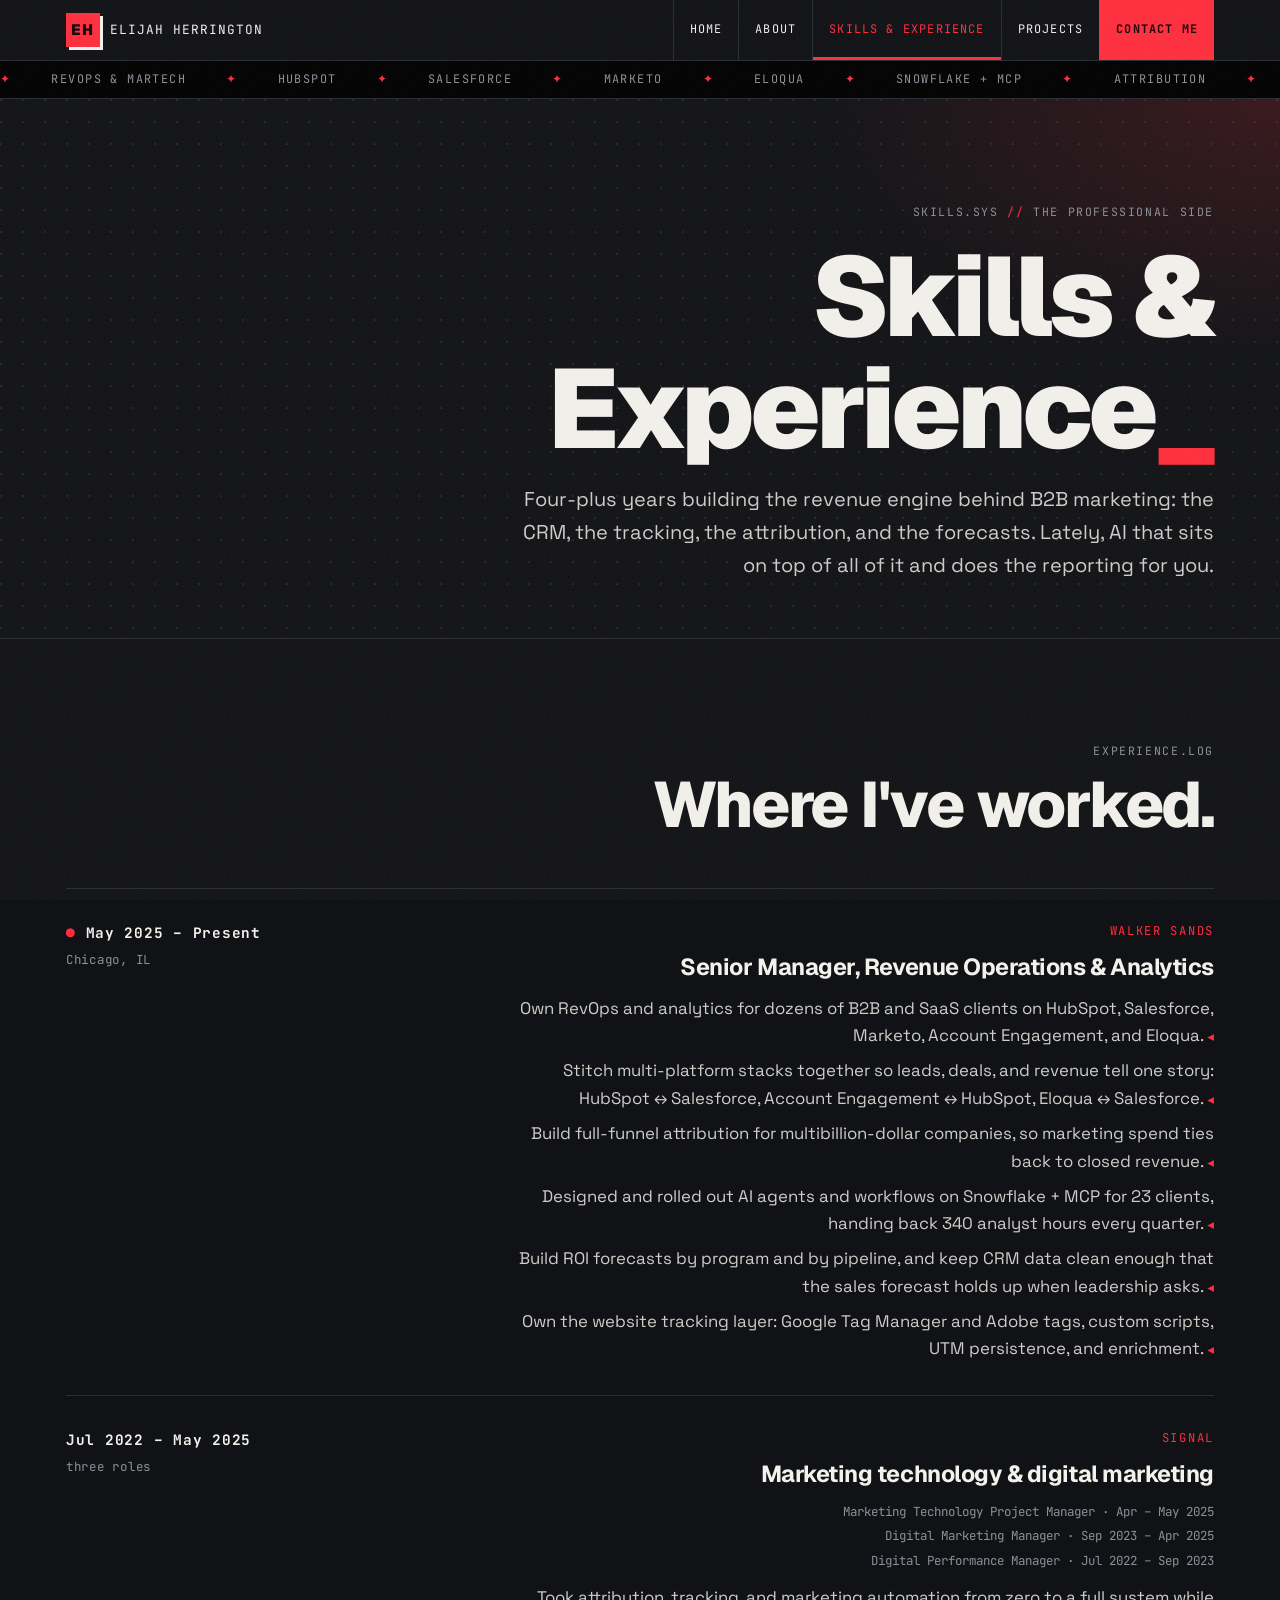
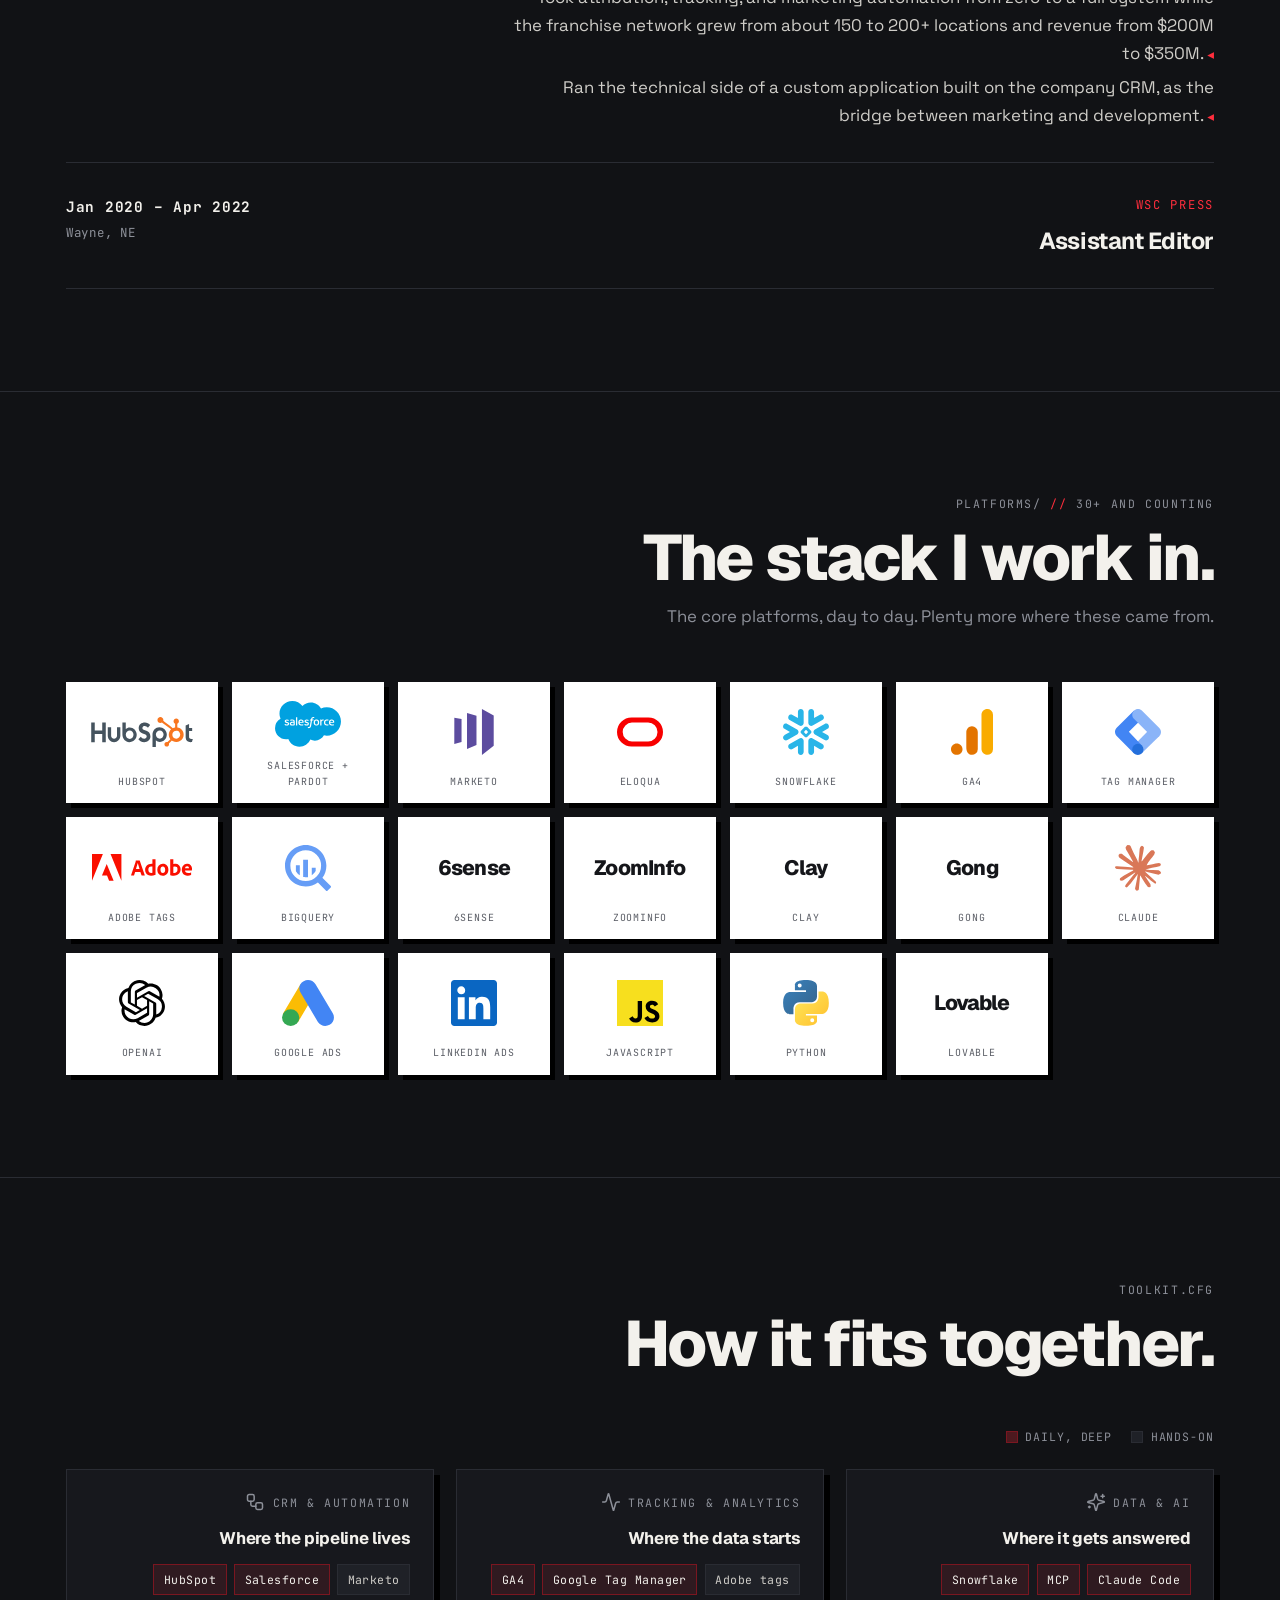
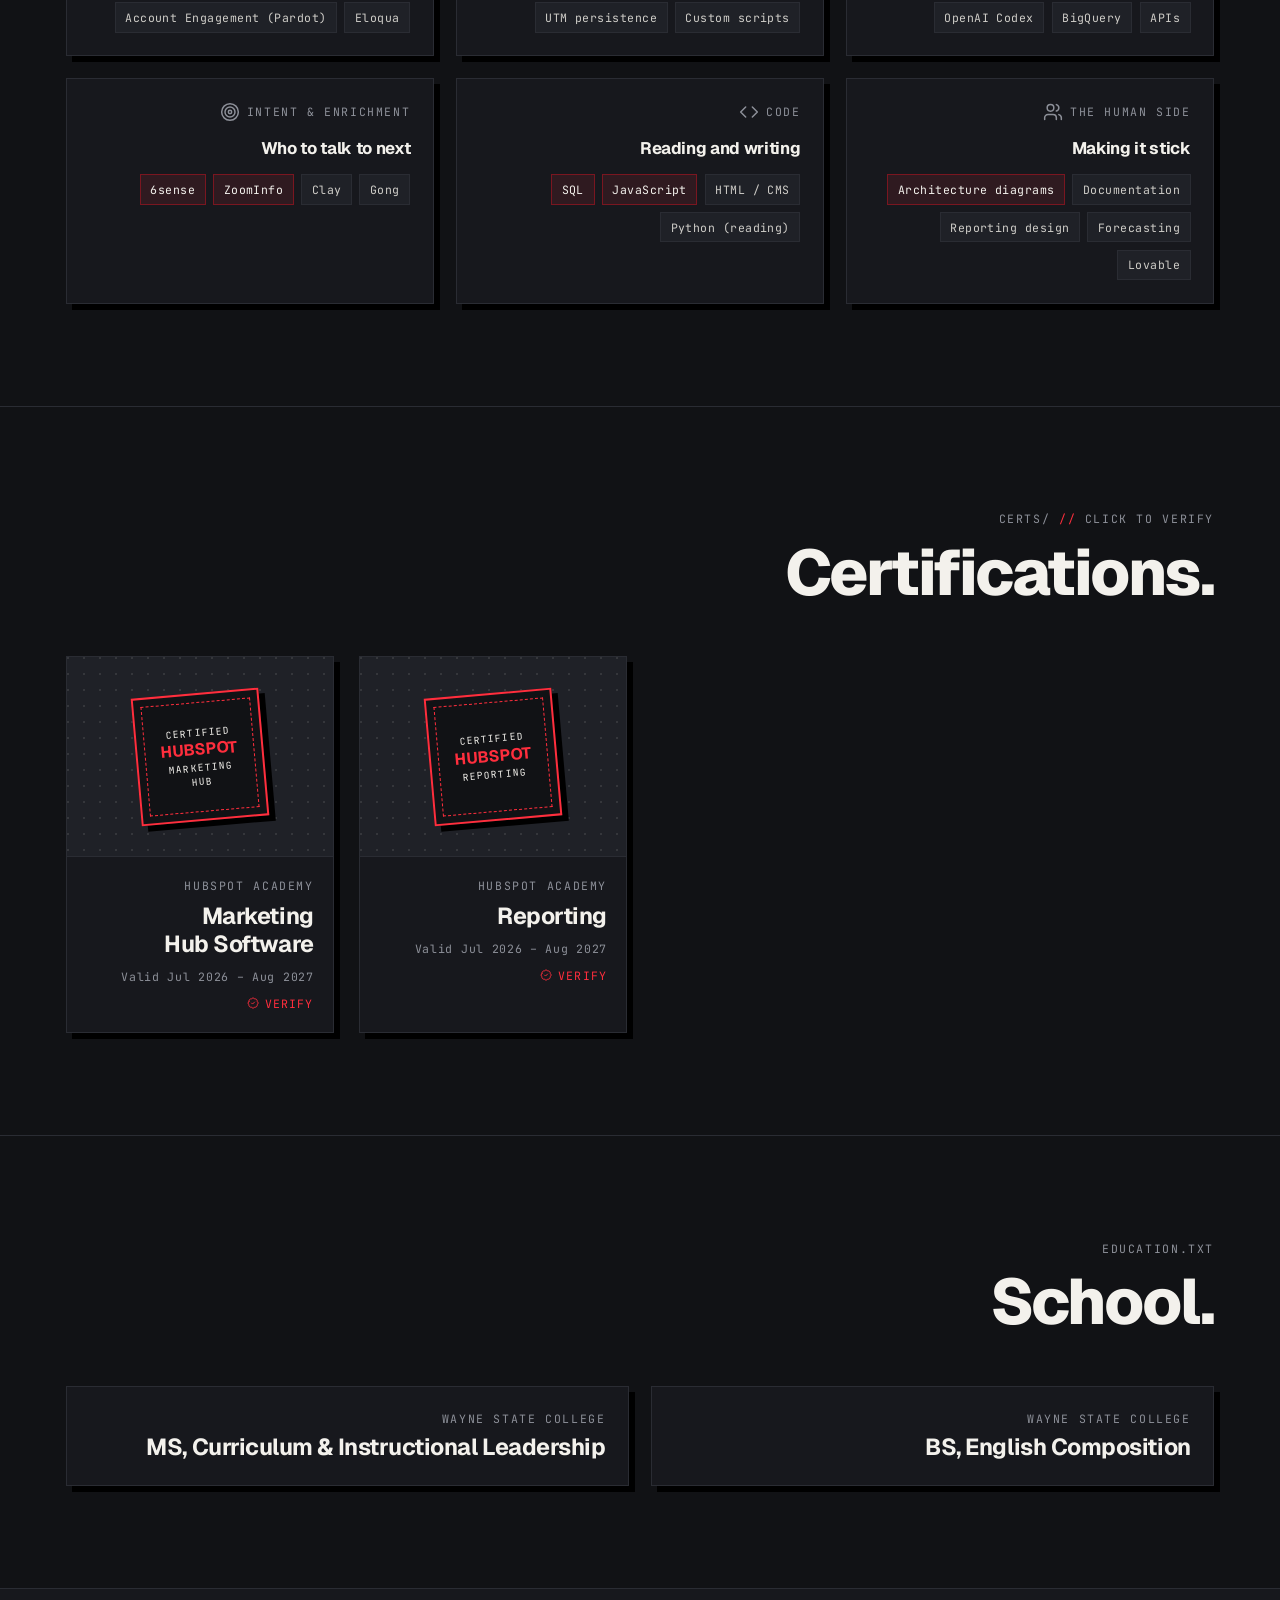
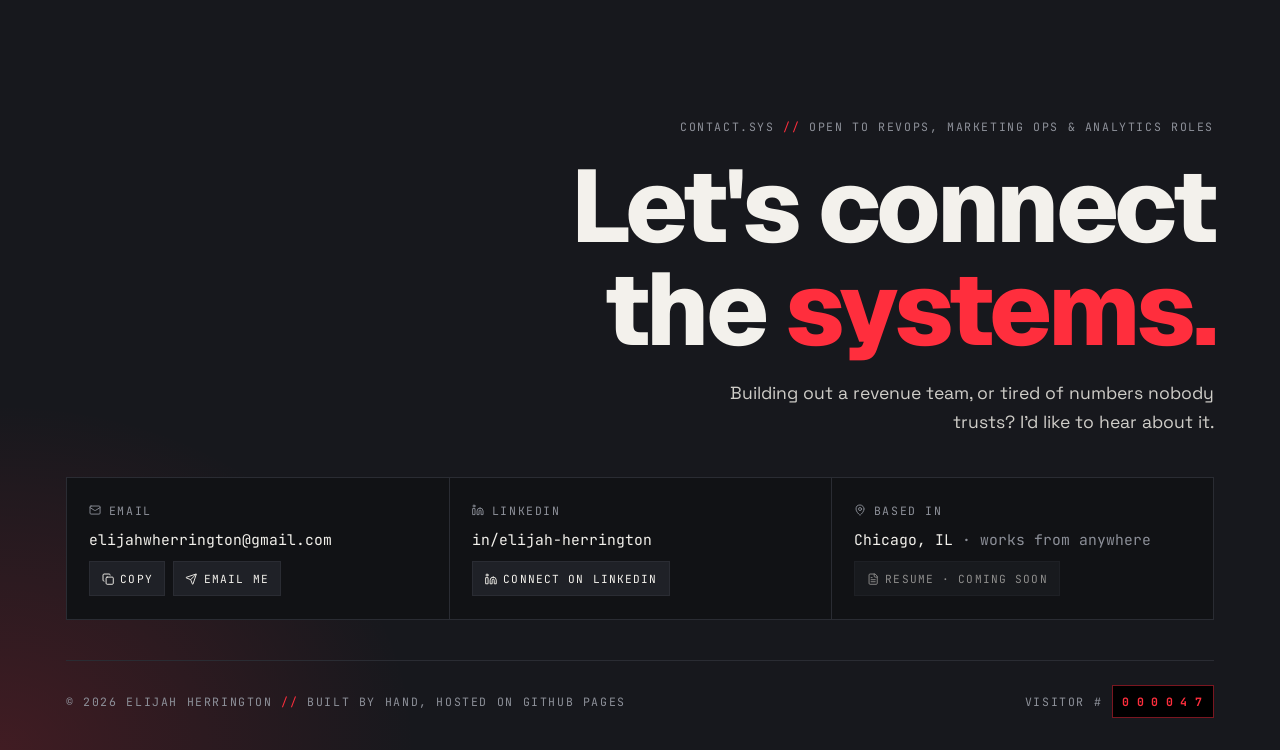
<file: skills.html>
<!DOCTYPE html>
<html lang="en">
<head>
<meta charset="UTF-8">
<meta name="viewport" content="width=device-width, initial-scale=1.0, viewport-fit=cover">
<title>Skills & Experience · Elijah Herrington</title>
<meta name="description" content="Experience, platforms, and certifications across HubSpot, Salesforce, Marketo, Eloqua, Snowflake, and GA4.">
<meta property="og:title" content="Skills & Experience · Elijah Herrington">
<meta property="og:description" content="Experience, platforms, and certifications across HubSpot, Salesforce, Marketo, Eloqua, Snowflake, and GA4.">
<meta property="og:image" content="https://elijahwherrington.com/hero-staircase.jpg">
<meta property="og:type" content="website">
<meta name="theme-color" content="#111215">
<link rel="preconnect" href="https://fonts.googleapis.com">
<link rel="preconnect" href="https://fonts.gstatic.com" crossorigin>
<link rel="stylesheet" href="https://fonts.googleapis.com/css2?family=Geist:wght@500;600;700;800;900&family=JetBrains+Mono:wght@400;500;700&family=Space+Grotesk:wght@400;500;700&display=swap">
<link rel="icon" href="data:image/svg+xml,%3Csvg xmlns='http://www.w3.org/2000/svg' viewBox='0 0 64 64'%3E%3Crect width='64' height='64' fill='%23ff2e3d'/%3E%3Ctext x='32' y='43' font-family='Arial,Helvetica,sans-serif' font-weight='900' font-size='30' text-anchor='middle' fill='%231a0507'%3EEH%3C/text%3E%3C/svg%3E">
<link rel="stylesheet" href="style.css">
</head>
<body>
<header class="site-header">
  <div class="wrap">
    <a class="brand" href="index.html" aria-label="Elijah Herrington, home"><span class="mark">EH</span><span>elijah herrington</span></a>
    <button class="menu-btn" type="button" aria-expanded="false" aria-controls="site-nav">Menu ☰</button>
    <nav class="nav" id="site-nav" aria-label="Main">
      <a href="index.html">Home</a><a href="about.html">About</a><a href="skills.html" aria-current="page">Skills & Experience</a><a href="projects.html">Projects</a><a class="cta" href="#contact">Contact Me</a>
    </nav>
  </div>
</header>
<div class="ticker" aria-hidden="true"><div class="ticker-track"><span>revops & martech</span><span>hubspot</span><span>salesforce</span><span>marketo</span><span>eloqua</span><span>snowflake + mcp</span><span>attribution</span><span>google tag manager</span><span>ga4</span><span>6sense</span><span>clay</span><span>chicago, il</span><span>many disciplines, one system</span><span>revops & martech</span><span>hubspot</span><span>salesforce</span><span>marketo</span><span>eloqua</span><span>snowflake + mcp</span><span>attribution</span><span>google tag manager</span><span>ga4</span><span>6sense</span><span>clay</span><span>chicago, il</span><span>many disciplines, one system</span></div></div>
<main>
<section class="page-hero">
  <div class="wrap">
    <span class="label rise">skills.sys <span class="r">//</span> the professional side</span>
    <h1 class="rise d1">Skills &amp;<br>Experience<span class="cur">_</span></h1>
    <p class="lede rise d2">Four-plus years building the revenue engine behind B2B marketing: the CRM, the tracking, the attribution, and the forecasts. Lately, AI that sits on top of all of it and does the reporting for you.</p>
  </div>
</section>

<section class="section">
  <div class="wrap">
    <div class="section-head">
      <span class="label">experience.log</span>
      <h2>Where I've worked.</h2>
    </div>
    <div class="timeline">
      <article class="job current">
        <div class="when"><b>May 2025 – Present</b><span>Chicago, IL</span></div>
        <div class="what">
          <span class="co">Walker Sands</span>
          <h3>Senior Manager, Revenue Operations &amp; Analytics</h3>
          <ul>
            <li>Own RevOps and analytics for dozens of B2B and SaaS clients on HubSpot, Salesforce, Marketo, Account Engagement, and Eloqua.</li>
            <li>Stitch multi-platform stacks together so leads, deals, and revenue tell one story: HubSpot ↔ Salesforce, Account Engagement ↔ HubSpot, Eloqua ↔ Salesforce.</li>
            <li>Build full-funnel attribution for multibillion-dollar companies, so marketing spend ties back to closed revenue.</li>
            <li>Designed and rolled out AI agents and workflows on Snowflake + MCP for 23 clients, handing back 340 analyst hours every quarter.</li>
            <li>Build ROI forecasts by program and by pipeline, and keep CRM data clean enough that the sales forecast holds up when leadership asks.</li>
            <li>Own the website tracking layer: Google Tag Manager and Adobe tags, custom scripts, UTM persistence, and enrichment.</li>
          </ul>
        </div>
      </article>
      <article class="job">
        <div class="when"><b>Jul 2022 – May 2025</b><span>three roles</span></div>
        <div class="what">
          <span class="co">Signal</span>
          <h3>Marketing technology &amp; digital marketing</h3>
          <div class="roles">
            <span>Marketing Technology Project Manager · Apr – May 2025</span>
            <span>Digital Marketing Manager · Sep 2023 – Apr 2025</span>
            <span>Digital Performance Manager · Jul 2022 – Sep 2023</span>
          </div>
          <ul>
            <li>Took attribution, tracking, and marketing automation from zero to a full system while the franchise network grew from about 150 to 200+ locations and revenue from $200M to $350M.</li>
            <li>Ran the technical side of a custom application built on the company CRM, as the bridge between marketing and development.</li>
          </ul>
        </div>
      </article>
      <article class="job">
        <div class="when"><b>Jan 2020 – Apr 2022</b><span>Wayne, NE</span></div>
        <div class="what">
          <span class="co">WSC Press</span>
          <h3>Assistant Editor</h3>
          
        </div>
      </article>
    </div>
  </div>
</section>

<section class="section">
  <div class="wrap">
    <div class="section-head">
      <span class="label">platforms/ <span class="r">//</span> 30+ and counting</span>
      <h2>The stack I work in.</h2>
      <p>The core platforms, day to day. Plenty more where these came from.</p>
    </div>
    <div class="logo-wall"><div class="lw-tile"><img src="hubspot.svg" alt="HubSpot" loading="lazy"><span class="n">HubSpot</span></div><div class="lw-tile"><img src="salesforce.svg" alt="Salesforce + Pardot" loading="lazy"><span class="n">Salesforce + Pardot</span></div><div class="lw-tile"><img src="marketo.svg" alt="Marketo" loading="lazy"><span class="n">Marketo</span></div><div class="lw-tile"><img src="oracle.svg" alt="Eloqua" loading="lazy"><span class="n">Eloqua</span></div><div class="lw-tile"><img src="snowflake.svg" alt="Snowflake" loading="lazy"><span class="n">Snowflake</span></div><div class="lw-tile"><img src="ga4.svg" alt="GA4" loading="lazy"><span class="n">GA4</span></div><div class="lw-tile"><img src="gtm.svg" alt="Tag Manager" loading="lazy"><span class="n">Tag Manager</span></div><div class="lw-tile"><img src="adobe.svg" alt="Adobe tags" loading="lazy"><span class="n">Adobe tags</span></div><div class="lw-tile"><img src="bigquery.svg" alt="BigQuery" loading="lazy"><span class="n">BigQuery</span></div><div class="lw-tile"><b class="wm">6sense</b><span class="n">6sense</span></div><div class="lw-tile"><b class="wm">ZoomInfo</b><span class="n">ZoomInfo</span></div><div class="lw-tile"><b class="wm">Clay</b><span class="n">Clay</span></div><div class="lw-tile"><b class="wm">Gong</b><span class="n">Gong</span></div><div class="lw-tile"><img src="claude.svg" alt="Claude" loading="lazy"><span class="n">Claude</span></div><div class="lw-tile"><img src="openai.svg" alt="OpenAI" loading="lazy"><span class="n">OpenAI</span></div><div class="lw-tile"><img src="google-ads.svg" alt="Google Ads" loading="lazy"><span class="n">Google Ads</span></div><div class="lw-tile"><img src="linkedin.svg" alt="LinkedIn Ads" loading="lazy"><span class="n">LinkedIn Ads</span></div><div class="lw-tile"><img src="javascript.svg" alt="JavaScript" loading="lazy"><span class="n">JavaScript</span></div><div class="lw-tile"><img src="python.svg" alt="Python" loading="lazy"><span class="n">Python</span></div><div class="lw-tile"><b class="wm">Lovable</b><span class="n">Lovable</span></div></div>
  </div>
</section>

<section class="section">
  <div class="wrap">
    <div class="section-head">
      <span class="label">toolkit.cfg</span>
      <h2>How it fits together.</h2>
    </div>
    <div class="legend"><span><i class="hot"></i>daily, deep</span><span><i></i>hands-on</span></div>
    <div class="toolkit">
      <div class="tk panel"><span class="label"><svg class="lucide lucide-workflow" aria-hidden="true" focusable="false" xmlns="http://www.w3.org/2000/svg" viewBox="0 0 24 24" fill="none" stroke="currentColor" stroke-width="2" stroke-linecap="round" stroke-linejoin="round" > <rect width="8" height="8" x="3" y="3" rx="2" /> <path d="M7 11v4a2 2 0 0 0 2 2h4" /> <rect width="8" height="8" x="13" y="13" rx="2" /> </svg>crm &amp; automation</span><h3>Where the pipeline lives</h3>
        <div class="chips"><span class="chip hot">HubSpot</span><span class="chip hot">Salesforce</span><span class="chip">Marketo</span><span class="chip">Account Engagement (Pardot)</span><span class="chip">Eloqua</span></div></div>
      <div class="tk panel"><span class="label"><svg class="lucide lucide-activity" aria-hidden="true" focusable="false" xmlns="http://www.w3.org/2000/svg" viewBox="0 0 24 24" fill="none" stroke="currentColor" stroke-width="2" stroke-linecap="round" stroke-linejoin="round" > <path d="M22 12h-2.48a2 2 0 0 0-1.93 1.46l-2.35 8.36a.25.25 0 0 1-.48 0L9.24 2.18a.25.25 0 0 0-.48 0l-2.35 8.36A2 2 0 0 1 4.49 12H2" /> </svg>tracking &amp; analytics</span><h3>Where the data starts</h3>
        <div class="chips"><span class="chip hot">GA4</span><span class="chip hot">Google Tag Manager</span><span class="chip">Adobe tags</span><span class="chip">UTM persistence</span><span class="chip">Custom scripts</span></div></div>
      <div class="tk panel"><span class="label"><svg class="lucide lucide-sparkles" aria-hidden="true" focusable="false" xmlns="http://www.w3.org/2000/svg" viewBox="0 0 24 24" fill="none" stroke="currentColor" stroke-width="2" stroke-linecap="round" stroke-linejoin="round" > <path d="M9.937 15.5A2 2 0 0 0 8.5 14.063l-6.135-1.582a.5.5 0 0 1 0-.962L8.5 9.936A2 2 0 0 0 9.937 8.5l1.582-6.135a.5.5 0 0 1 .963 0L14.063 8.5A2 2 0 0 0 15.5 9.937l6.135 1.581a.5.5 0 0 1 0 .964L15.5 14.063a2 2 0 0 0-1.437 1.437l-1.582 6.135a.5.5 0 0 1-.963 0z" /> <path d="M20 3v4" /> <path d="M22 5h-4" /> <path d="M4 17v2" /> <path d="M5 18H3" /> </svg>data &amp; ai</span><h3>Where it gets answered</h3>
        <div class="chips"><span class="chip hot">Snowflake</span><span class="chip hot">MCP</span><span class="chip hot">Claude Code</span><span class="chip">OpenAI Codex</span><span class="chip">BigQuery</span><span class="chip">APIs</span></div></div>
      <div class="tk panel"><span class="label"><svg class="lucide lucide-target" aria-hidden="true" focusable="false" xmlns="http://www.w3.org/2000/svg" viewBox="0 0 24 24" fill="none" stroke="currentColor" stroke-width="2" stroke-linecap="round" stroke-linejoin="round" > <circle cx="12" cy="12" r="10" /> <circle cx="12" cy="12" r="6" /> <circle cx="12" cy="12" r="2" /> </svg>intent &amp; enrichment</span><h3>Who to talk to next</h3>
        <div class="chips"><span class="chip hot">6sense</span><span class="chip hot">ZoomInfo</span><span class="chip">Clay</span><span class="chip">Gong</span></div></div>
      <div class="tk panel"><span class="label"><svg class="lucide lucide-code" aria-hidden="true" focusable="false" xmlns="http://www.w3.org/2000/svg" viewBox="0 0 24 24" fill="none" stroke="currentColor" stroke-width="2" stroke-linecap="round" stroke-linejoin="round" > <polyline points="16 18 22 12 16 6" /> <polyline points="8 6 2 12 8 18" /> </svg>code</span><h3>Reading and writing</h3>
        <div class="chips"><span class="chip hot">SQL</span><span class="chip hot">JavaScript</span><span class="chip">HTML / CMS</span><span class="chip">Python (reading)</span></div></div>
      <div class="tk panel"><span class="label"><svg class="lucide lucide-users" aria-hidden="true" focusable="false" xmlns="http://www.w3.org/2000/svg" viewBox="0 0 24 24" fill="none" stroke="currentColor" stroke-width="2" stroke-linecap="round" stroke-linejoin="round" > <path d="M16 21v-2a4 4 0 0 0-4-4H6a4 4 0 0 0-4 4v2" /> <circle cx="9" cy="7" r="4" /> <path d="M22 21v-2a4 4 0 0 0-3-3.87" /> <path d="M16 3.13a4 4 0 0 1 0 7.75" /> </svg>the human side</span><h3>Making it stick</h3>
        <div class="chips"><span class="chip hot">Architecture diagrams</span><span class="chip">Documentation</span><span class="chip">Reporting design</span><span class="chip">Forecasting</span><span class="chip">Lovable</span></div></div>
    </div>
  </div>
</section>

<section class="section">
  <div class="wrap">
    <div class="section-head">
      <span class="label">certs/ <span class="r">//</span> click to verify</span>
      <h2>Certifications.</h2>
      
    </div>
    <div class="certs">
      <a class="cert panel" href="#" aria-label="HubSpot Marketing Hub Software certification, verification link coming">
        <div class="cert-art"><div class="seal"><span>certified<b>HubSpot</b>marketing hub</span></div></div>
        <div class="cert-body"><span class="label">hubspot academy</span><h3>Marketing Hub Software</h3><span class="meta">Valid Jul 2026 – Aug 2027</span><span class="verify"><svg class="lucide lucide-badge-check" aria-hidden="true" focusable="false" xmlns="http://www.w3.org/2000/svg" viewBox="0 0 24 24" fill="none" stroke="currentColor" stroke-width="2" stroke-linecap="round" stroke-linejoin="round" > <path d="M3.85 8.62a4 4 0 0 1 4.78-4.77 4 4 0 0 1 6.74 0 4 4 0 0 1 4.78 4.78 4 4 0 0 1 0 6.74 4 4 0 0 1-4.77 4.78 4 4 0 0 1-6.75 0 4 4 0 0 1-4.78-4.77 4 4 0 0 1 0-6.76Z" /> <path d="m9 12 2 2 4-4" /> </svg>Verify</span></div>
      </a>
      <a class="cert panel" href="#" aria-label="HubSpot Reporting certification, verification link coming">
        <div class="cert-art"><div class="seal"><span>certified<b>HubSpot</b>reporting</span></div></div>
        <div class="cert-body"><span class="label">hubspot academy</span><h3>Reporting</h3><span class="meta">Valid Jul 2026 – Aug 2027</span><span class="verify"><svg class="lucide lucide-badge-check" aria-hidden="true" focusable="false" xmlns="http://www.w3.org/2000/svg" viewBox="0 0 24 24" fill="none" stroke="currentColor" stroke-width="2" stroke-linecap="round" stroke-linejoin="round" > <path d="M3.85 8.62a4 4 0 0 1 4.78-4.77 4 4 0 0 1 6.74 0 4 4 0 0 1 4.78 4.78 4 4 0 0 1 0 6.74 4 4 0 0 1-4.77 4.78 4 4 0 0 1-6.75 0 4 4 0 0 1-4.78-4.77 4 4 0 0 1 0-6.76Z" /> <path d="m9 12 2 2 4-4" /> </svg>Verify</span></div>
      </a>
    </div>
  </div>
</section>

<section class="section">
  <div class="wrap">
    <div class="section-head">
      <span class="label">education.txt</span>
      <h2>School.</h2>
    </div>
    <div class="edu">
      <div class="panel"><span class="label">wayne state college</span><h3>MS, Curriculum &amp; Instructional Leadership</h3></div>
      <div class="panel"><span class="label">wayne state college</span><h3>BS, English Composition</h3></div>
    </div>
  </div>
</section>

</main>
<footer class="contact" id="contact">
  <div class="wrap">
    <div class="contact-top">
      <span class="label">contact.sys <span class="r">//</span> open to revops, marketing ops &amp; analytics roles</span>
      <h2>Let's connect the <span class="r">systems.</span></h2>
      <p style="max-width:50ch;color:#cfcdc8;font-size:1.1rem">Building out a revenue team, or tired of numbers nobody trusts? I'd like to hear about it.</p>
    </div>
    <div class="contact-grid">
      <div class="contact-cell">
        <span class="label"><svg class="lucide lucide-mail" aria-hidden="true" focusable="false" xmlns="http://www.w3.org/2000/svg" viewBox="0 0 24 24" fill="none" stroke="currentColor" stroke-width="2" stroke-linecap="round" stroke-linejoin="round" > <rect width="20" height="16" x="2" y="4" rx="2" /> <path d="m22 7-8.97 5.7a1.94 1.94 0 0 1-2.06 0L2 7" /> </svg>email</span>
        <span class="val" id="email-val">elijahwherrington@gmail.com</span>
        <div class="row">
          <button class="mini" type="button" data-copy="elijahwherrington@gmail.com" data-target="email-val"><svg class="lucide lucide-copy" aria-hidden="true" focusable="false" xmlns="http://www.w3.org/2000/svg" viewBox="0 0 24 24" fill="none" stroke="currentColor" stroke-width="2" stroke-linecap="round" stroke-linejoin="round" > <rect width="14" height="14" x="8" y="8" rx="2" ry="2" /> <path d="M4 16c-1.1 0-2-.9-2-2V4c0-1.1.9-2 2-2h10c1.1 0 2 .9 2 2" /> </svg>Copy</button>
          <a class="mini" href="mailto:elijahwherrington@gmail.com"><svg class="lucide lucide-send" aria-hidden="true" focusable="false" xmlns="http://www.w3.org/2000/svg" viewBox="0 0 24 24" fill="none" stroke="currentColor" stroke-width="2" stroke-linecap="round" stroke-linejoin="round" > <path d="M14.536 21.686a.5.5 0 0 0 .937-.024l6.5-19a.496.496 0 0 0-.635-.635l-19 6.5a.5.5 0 0 0-.024.937l7.93 3.18a2 2 0 0 1 1.112 1.11z" /> <path d="m21.854 2.147-10.94 10.939" /> </svg>Email me</a>
        </div>
      </div>
      <div class="contact-cell">
        <span class="label"><svg class="lucide lucide-linkedin" aria-hidden="true" focusable="false" xmlns="http://www.w3.org/2000/svg" viewBox="0 0 24 24" fill="none" stroke="currentColor" stroke-width="2" stroke-linecap="round" stroke-linejoin="round" > <path d="M16 8a6 6 0 0 1 6 6v7h-4v-7a2 2 0 0 0-2-2 2 2 0 0 0-2 2v7h-4v-7a6 6 0 0 1 6-6z" /> <rect width="4" height="12" x="2" y="9" /> <circle cx="4" cy="4" r="2" /> </svg>linkedin</span>
        <span class="val">in/elijah-herrington</span>
        <div class="row"><a class="mini" href="https://www.linkedin.com/in/elijah-herrington-657a081b9/" target="_blank" rel="noopener"><svg class="lucide lucide-linkedin" aria-hidden="true" focusable="false" xmlns="http://www.w3.org/2000/svg" viewBox="0 0 24 24" fill="none" stroke="currentColor" stroke-width="2" stroke-linecap="round" stroke-linejoin="round" > <path d="M16 8a6 6 0 0 1 6 6v7h-4v-7a2 2 0 0 0-2-2 2 2 0 0 0-2 2v7h-4v-7a6 6 0 0 1 6-6z" /> <rect width="4" height="12" x="2" y="9" /> <circle cx="4" cy="4" r="2" /> </svg>Connect on LinkedIn</a></div>
      </div>
      <div class="contact-cell">
        <span class="label"><svg class="lucide lucide-map-pin" aria-hidden="true" focusable="false" xmlns="http://www.w3.org/2000/svg" viewBox="0 0 24 24" fill="none" stroke="currentColor" stroke-width="2" stroke-linecap="round" stroke-linejoin="round" > <path d="M20 10c0 4.993-5.539 10.193-7.399 11.799a1 1 0 0 1-1.202 0C9.539 20.193 4 14.993 4 10a8 8 0 0 1 16 0" /> <circle cx="12" cy="10" r="3" /> </svg>based in</span>
        <span class="val">Chicago, IL <span style="color:var(--muted)">· works from anywhere</span></span>
        <div class="row"><span class="mini" aria-disabled="true" style="opacity:.55;cursor:default"><svg class="lucide lucide-file-text" aria-hidden="true" focusable="false" xmlns="http://www.w3.org/2000/svg" viewBox="0 0 24 24" fill="none" stroke="currentColor" stroke-width="2" stroke-linecap="round" stroke-linejoin="round" > <path d="M15 2H6a2 2 0 0 0-2 2v16a2 2 0 0 0 2 2h12a2 2 0 0 0 2-2V7Z" /> <path d="M14 2v4a2 2 0 0 0 2 2h4" /> <path d="M10 9H8" /> <path d="M16 13H8" /> <path d="M16 17H8" /> </svg>Resume · coming soon</span></div>
      </div>
    </div>
    <div class="footer-bar">
      <span class="label">© <span id="yr">2026</span> elijah herrington <span class="r">//</span> built by hand, hosted on github pages</span>
      <span class="label" style="display:inline-flex;gap:.6rem;align-items:center">visitor # <span class="odometer" aria-label="visitor counter"><span>0</span><span>0</span><span>0</span><span>0</span><span>4</span><span>7</span></span></span>
    </div>
  </div>
</footer>
<script src="site.js"></script>
</body>
</html>
</file>
<file: style.css>
/* elijahwherrington.com — shared styles
   Layout: right-anchored editorial grid, flat panels, hard offset shadows, no rounded corners.
   Single committed dark look (charcoal + digital red). */
:root {
  --bg: #111215;
  --bg-2: #17181d;
  --bg-3: #1f2127;
  --ink: #f3f1ec;
  --muted: #8d9099;
  --line: #2a2c33;
  --red: #ff2e3d;
  --red-deep: #7a1620;
  --red-ink: #1a0507;
  --display: 'Geist', 'Helvetica Neue', Arial, system-ui, sans-serif;
  --body: 'Space Grotesk', 'Helvetica Neue', system-ui, sans-serif;
  --mono: 'JetBrains Mono', ui-monospace, 'SFMono-Regular', Menlo, monospace;
  --maxw: 1180px;
  --gutter: max(16px, env(safe-area-inset-left, 0px));
  --gutter-r: max(16px, env(safe-area-inset-right, 0px));
  color-scheme: dark;
}
*, *::before, *::after { box-sizing: border-box; border-radius: 0 !important; }
html { scroll-behavior: smooth; -webkit-text-size-adjust: 100%; }
html, body { max-width: 100%; overflow-x: hidden; }
body {
  margin: 0;
  background: var(--bg);
  color: var(--ink);
  font-family: var(--body);
  font-size: 1.05rem;
  line-height: 1.65;
  -webkit-font-smoothing: antialiased;
}
/* film grain + faint dot grid over everything */
body::after {
  content: ""; position: fixed; inset: 0; pointer-events: none; z-index: 100; opacity: .06;
  background-image: url("data:image/svg+xml,%3Csvg xmlns='http://www.w3.org/2000/svg' width='160' height='160'%3E%3Cfilter id='n'%3E%3CfeTurbulence type='fractalNoise' baseFrequency='.9' numOctaves='2' stitchTiles='stitch'/%3E%3C/filter%3E%3Crect width='100%25' height='100%25' filter='url(%23n)'/%3E%3C/svg%3E");
}
body::before { content: ""; position: fixed; inset: 0 0 auto; height: env(safe-area-inset-top, 0px); z-index: 60; background: var(--bg); }
img, video { max-width: 100%; display: block; }
[hidden] { display: none !important; }
a { color: inherit; }
::selection { background: var(--red); color: var(--red-ink); }
:focus-visible { outline: 2px solid var(--red); outline-offset: 3px; }

.wrap { max-width: var(--maxw); margin-inline: auto; padding-left: var(--gutter); padding-right: var(--gutter-r); }
.mono { font-family: var(--mono); }
.label {
  font-family: var(--mono); font-size: .72rem; letter-spacing: .14em; text-transform: uppercase; color: var(--muted);
}
.label .r, .r { color: var(--red); }
h1, h2, h3 { font-family: var(--display); text-wrap: balance; margin: 0; line-height: 1; letter-spacing: -.035em; }
h2 { font-size: clamp(2.1rem, 5.4vw, 4rem); font-weight: 800; }
h3 { font-size: clamp(1.15rem, 2vw, 1.45rem); font-weight: 700; line-height: 1.2; letter-spacing: -.02em; }
p { margin: 0; }
.prose { display: grid; gap: 1.1rem; max-width: 62ch; }
.prose p { color: #d6d4cf; }
.prose strong { color: var(--ink); font-weight: 700; }

/* ---------- header ---------- */
.site-header {
  position: sticky; top: env(safe-area-inset-top, 0px); z-index: 50;
  background: rgba(17, 18, 21, .86); backdrop-filter: blur(10px); -webkit-backdrop-filter: blur(10px);
  border-bottom: 1px solid var(--line);
}
.site-header .wrap { display: flex; align-items: stretch; justify-content: space-between; gap: 1rem; min-height: 60px; }
.brand { display: flex; align-items: center; gap: .6rem; text-decoration: none; font-family: var(--mono); font-size: .8rem; letter-spacing: .08em; text-transform: uppercase; }
.brand .mark {
  font-family: var(--display); font-weight: 900; font-size: .95rem; width: 34px; height: 34px; display: grid; place-items: center;
  background: var(--red); color: var(--red-ink); box-shadow: 3px 3px 0 var(--ink);
}
.nav { display: flex; align-items: stretch; }
.nav a {
  display: flex; align-items: center; padding: 0 1rem; text-decoration: none;
  font-family: var(--mono); font-size: .74rem; letter-spacing: .1em; text-transform: uppercase;
  border-left: 1px solid var(--line); transition: background .15s, color .15s;
}
.nav a:hover { background: var(--bg-3); color: var(--red); }
.nav a[aria-current="page"] { color: var(--red); box-shadow: inset 0 -3px 0 var(--red); }
.nav a.cta { background: var(--red); color: var(--red-ink); font-weight: 700; border-left-color: var(--red); }
.nav a.cta:hover { background: var(--ink); color: var(--red-ink); }
.menu-btn { display: none; }
@media (max-width: 760px) {
  .menu-btn {
    display: flex; align-items: center; gap: .5rem; background: none; border: 0; border-left: 1px solid var(--line); color: var(--ink);
    font-family: var(--mono); font-size: .74rem; letter-spacing: .1em; text-transform: uppercase; padding: 0 1rem; cursor: pointer;
  }
  .nav { display: none; position: absolute; top: 100%; left: 0; right: 0; flex-direction: column; background: var(--bg-2); border-bottom: 1px solid var(--line); }
  .nav.open { display: flex; }
  .nav a { padding: 1rem max(16px, env(safe-area-inset-right, 0px)) 1rem var(--gutter); border-left: 0; border-top: 1px solid var(--line); justify-content: flex-end; min-height: 52px; }
}

/* ---------- ticker ---------- */
.ticker { border-bottom: 1px solid var(--line); background: #000; overflow: hidden; white-space: nowrap; }
.ticker-track { display: inline-flex; gap: 2.5rem; padding: .55rem 0; animation: tick 38s linear infinite; font-family: var(--mono); font-size: .74rem; letter-spacing: .12em; text-transform: uppercase; color: var(--muted); }
.ticker-track span::before { content: "✦"; color: var(--red); margin-right: 2.5rem; }
@keyframes tick { to { transform: translateX(-50%); } }

/* ---------- page hero (inner pages) ---------- */
.page-hero { position: relative; padding-block: clamp(3rem, 8vw, 6.5rem) clamp(2rem, 5vw, 3.5rem); border-bottom: 1px solid var(--line); overflow: hidden; }
.page-hero::before {
  content: ""; position: absolute; inset: 0; pointer-events: none;
  background: radial-gradient(60% 80% at 100% 0%, rgba(255, 46, 61, .16), transparent 60%),
              radial-gradient(1px 1px at 1px 1px, rgba(243, 241, 236, .09) 1px, transparent 0) 0 0 / 22px 22px;
}
.page-hero .wrap { position: relative; display: grid; gap: 1.2rem; justify-items: end; text-align: right; }
.page-hero h1 { font-size: clamp(2.6rem, 9vw, 7rem); font-weight: 900; }
.page-hero h1 .cur { color: var(--red); animation: blink 1s steps(1) infinite; }
.page-hero .lede { max-width: 54ch; color: #cfcdc8; font-size: clamp(1.05rem, 1.6vw, 1.25rem); }
@keyframes blink { 50% { opacity: 0; } }

/* ---------- sections ---------- */
.section { padding-block: clamp(3.5rem, 8vw, 6.5rem); border-bottom: 1px solid var(--line); }
.section-head { display: grid; gap: .8rem; justify-items: end; text-align: right; margin-bottom: clamp(2rem, 4vw, 3.2rem); }
.section-head p { max-width: 56ch; color: var(--muted); }

/* panels: flat with hard offset shadow */
.panel { background: var(--bg-2); border: 1px solid var(--line); box-shadow: 6px 6px 0 #000; }
.btn {
  display: inline-flex; align-items: center; gap: .6rem; text-decoration: none; cursor: pointer;
  font-family: var(--mono); font-size: .78rem; font-weight: 700; letter-spacing: .1em; text-transform: uppercase;
  padding: .9rem 1.2rem; border: 1px solid var(--ink); background: transparent; color: var(--ink);
  box-shadow: 4px 4px 0 var(--ink); transition: transform .12s, box-shadow .12s, background .12s;
}
.btn:hover { transform: translate(-2px, -2px); box-shadow: 6px 6px 0 var(--ink); }
.btn:active { transform: translate(3px, 3px); box-shadow: 1px 1px 0 var(--ink); }
.btn.red { background: var(--red); border-color: var(--red); color: var(--red-ink); box-shadow: 4px 4px 0 var(--ink); }
.chips { display: flex; flex-wrap: wrap; gap: .45rem; }
.chip { font-family: var(--mono); font-size: .72rem; letter-spacing: .04em; padding: .3rem .6rem; border: 1px solid var(--line); background: var(--bg-3); color: #cfcdc8; }
.chip.hot { border-color: var(--red-deep); color: var(--ink); background: rgba(255, 46, 61, .1); }

/* draft placeholders — remove before launch */
.todo { display: inline-block; font-family: var(--mono); font-size: .72rem; color: var(--red); border: 1px dashed var(--red); padding: .15rem .45rem; background: rgba(255, 46, 61, .06); }

/* photo frames */
.frame { position: relative; margin: 0; }
.frame img, .frame video { width: 100%; height: 100%; object-fit: cover; }
.frame figcaption {
  position: absolute; left: 0; bottom: 0; font-family: var(--mono); font-size: .68rem; letter-spacing: .08em; text-transform: uppercase;
  background: var(--bg); color: var(--ink); padding: .35rem .6rem; border-top: 1px solid var(--line); border-right: 1px solid var(--line);
}
.frame figcaption b { color: var(--red); font-weight: 700; }

/* ---------- footer / contact ---------- */
.contact { position: relative; padding-block: clamp(4rem, 10vw, 8rem) 2rem; overflow: hidden; background: var(--bg-2); }
.contact::before {
  content: ""; position: absolute; inset: 0; pointer-events: none;
  background: radial-gradient(50% 70% at 0% 100%, rgba(255, 46, 61, .18), transparent 65%);
}
.contact .wrap { position: relative; display: grid; gap: 2.5rem; }
.contact-top { display: grid; gap: 1.2rem; justify-items: end; text-align: right; }
.contact h2 { font-size: clamp(2.4rem, 8vw, 6.4rem); }
.contact h2 .r { display: inline; }
.contact-grid { display: grid; grid-template-columns: repeat(3, minmax(0, 1fr)); gap: 0; border: 1px solid var(--line); background: var(--bg); }
.contact-cell { padding: 1.4rem; display: grid; gap: .55rem; align-content: start; border-left: 1px solid var(--line); min-width: 0; }
.contact-cell:first-child { border-left: 0; }
.contact-cell .val { font-family: var(--mono); font-size: .92rem; overflow-wrap: anywhere; user-select: all; }
.contact-cell .row { display: flex; flex-wrap: wrap; gap: .5rem; }
.mini {
  font-family: var(--mono); font-size: .7rem; letter-spacing: .1em; text-transform: uppercase; text-decoration: none; cursor: pointer;
  border: 1px solid var(--line); background: var(--bg-3); color: var(--ink); padding: .45rem .7rem;
}
.mini:hover { border-color: var(--red); color: var(--red); }
@media (max-width: 760px) {
  .contact-grid { grid-template-columns: 1fr; }
  .contact-cell { border-left: 0; border-top: 1px solid var(--line); }
  .contact-cell:first-child { border-top: 0; }
}
.footer-bar { display: flex; flex-wrap: wrap; justify-content: space-between; align-items: center; gap: 1rem; padding-top: 1.5rem; border-top: 1px solid var(--line); }
.odometer { display: inline-flex; gap: 3px; background: #000; padding: 6px 8px; border: 1px solid var(--red-deep); }
.odometer span { font-family: var(--mono); font-weight: 700; color: var(--red); width: 1em; text-align: center; font-variant-numeric: tabular-nums; }

/* entrance: content is visible at rest; this only adds a short slide */
@media (prefers-reduced-motion: no-preference) {
  .rise { animation: rise .7s cubic-bezier(.2, .7, .2, 1) both; }
  .rise.d1 { animation-delay: .08s; } .rise.d2 { animation-delay: .16s; } .rise.d3 { animation-delay: .24s; } .rise.d4 { animation-delay: .32s; }
  @keyframes rise { from { transform: translateY(14px); } to { transform: none; } }
}
@media (prefers-reduced-motion: reduce) {
  .ticker-track, .page-hero h1 .cur { animation: none; }
  html { scroll-behavior: auto; }
}

/* ======================================================================
   HOME
   ====================================================================== */
.home-hero { position: relative; display: grid; grid-template-columns: minmax(0, 1fr) minmax(0, 1fr); min-height: clamp(560px, 80vh, 780px); border-bottom: 1px solid var(--line); overflow: hidden; }
.hero-media { position: relative; overflow: hidden; background: var(--bg-3); }
.hero-media img { position: absolute; inset: 0; width: 100%; height: 100%; object-fit: cover; object-position: 50% 32%; }
.hero-media::after { content: ""; position: absolute; inset: 0; pointer-events: none;
  background: linear-gradient(90deg, rgba(17, 18, 21, 0) 55%, var(--bg) 100%), linear-gradient(0deg, rgba(17, 18, 21, .55) 0%, rgba(17, 18, 21, 0) 35%); }
.hero-media .tag { position: absolute; left: var(--gutter); bottom: 1.4rem; z-index: 2; display: inline-flex; gap: .5rem; align-items: center;
  font-family: var(--mono); font-size: .7rem; letter-spacing: .12em; text-transform: uppercase; background: rgba(0, 0, 0, .6); padding: .4rem .65rem; border: 1px solid rgba(243, 241, 236, .2); }
.hero-side { position: relative; display: grid; align-content: center;
  padding-block: clamp(2.5rem, 6vw, 5rem); padding-left: clamp(1.5rem, 4vw, 4rem);
  padding-right: max(var(--gutter-r), calc((100vw - var(--maxw)) / 2 + 16px)); }
.hero-side::before { content: ""; position: absolute; inset: 0; pointer-events: none;
  background: radial-gradient(60% 55% at 85% 30%, rgba(255, 46, 61, .17), transparent 70%),
              radial-gradient(1px 1px at 1px 1px, rgba(243, 241, 236, .08) 1px, transparent 0) 0 0 / 22px 22px; }
.hero-text { position: relative; display: grid; gap: 1.4rem; justify-items: end; text-align: right; min-width: 0; }
.hero-text h1 { font-size: clamp(3rem, 7.4vw, 7rem); font-weight: 800; line-height: .9; letter-spacing: -.055em; overflow-wrap: break-word; }
.hero-text h1 .cur { color: var(--red); animation: blink 1s steps(1) infinite; }
.hero-text .tagline { font-family: var(--mono); font-size: clamp(.8rem, 1.2vw, .95rem); color: var(--muted); }
.hero-text .intro { max-width: 40ch; font-size: clamp(1.05rem, 1.5vw, 1.22rem); color: #d6d4cf; }
.status { display: inline-flex; align-items: center; gap: .6rem; font-family: var(--mono); font-size: .72rem; letter-spacing: .06em;
  border: 1px solid var(--line); background: rgba(23, 24, 29, .8); padding: .45rem .75rem; }
.status .dot { width: 8px; height: 8px; background: var(--red); box-shadow: 0 0 0 0 rgba(255, 46, 61, .6); animation: pulse 2s infinite; }
@keyframes pulse { 0% { box-shadow: 0 0 0 0 rgba(255, 46, 61, .55); } 70% { box-shadow: 0 0 0 8px rgba(255, 46, 61, 0); } 100% { box-shadow: 0 0 0 0 rgba(255, 46, 61, 0); } }
.hero-actions { display: flex; flex-wrap: wrap; gap: 1rem; justify-content: flex-end; }
@media (max-width: 860px) {
  .home-hero { grid-template-columns: 1fr; min-height: 0; }
  .hero-media { height: clamp(300px, 62vw, 460px); }
  .hero-media::after { background: linear-gradient(180deg, rgba(17, 18, 21, 0) 50%, var(--bg) 100%); }
  .hero-side { padding-top: 0; margin-top: -3.5rem; padding-left: var(--gutter); }
  .hero-media .tag { bottom: auto; top: 1rem; }
}

.stats { display: grid; grid-template-columns: repeat(5, minmax(0, 1fr)); gap: 1px; background: var(--line); border-bottom: 1px solid var(--line); }
.stat { padding: 1.6rem 1.3rem; background: var(--bg); display: grid; gap: .45rem; align-content: start; text-align: right; min-width: 0; }
.stat .n { font-family: var(--display); font-weight: 800; letter-spacing: -.04em; font-size: clamp(1.5rem, 2.3vw, 2.3rem); line-height: 1; font-variant-numeric: tabular-nums; white-space: nowrap; }
.stat .n em { font-style: normal; color: var(--red); }
.stat .label { line-height: 1.5; }
@media (max-width: 1100px) { .stat .n { font-size: clamp(1.3rem, 2.6vw, 2rem); } }
@media (max-width: 860px) {
  .stats { grid-template-columns: repeat(2, minmax(0, 1fr)); }
  .stat:last-child { grid-column: span 2; }
  .stat .n { font-size: clamp(1.4rem, 6vw, 2rem); }
}

.modules { display: grid; gap: clamp(1.5rem, 3vw, 2.2rem); }
.module { display: grid; grid-template-columns: minmax(0, 1fr) minmax(0, 1fr); text-decoration: none; transition: transform .15s, box-shadow .15s; }
.module:hover { transform: translate(-3px, -3px); box-shadow: 10px 10px 0 var(--red); }
.module:nth-child(even) .module-media { order: 2; }
.module-media { position: relative; min-height: 300px; border-right: 1px solid var(--line); overflow: hidden; background: var(--bg-3); }
.module:nth-child(even) .module-media { border-right: 0; border-left: 1px solid var(--line); }
.module-body { padding: clamp(1.4rem, 3vw, 2.4rem); display: grid; gap: 1rem; align-content: center; justify-items: end; text-align: right; }
.module-body .file { font-family: var(--mono); font-size: .72rem; letter-spacing: .14em; color: var(--red); }
.module-body h3 { font-size: clamp(1.6rem, 3.2vw, 2.4rem); font-weight: 900; }
.module-body p { color: #cfcdc8; max-width: 40ch; }
.module-body .go { font-family: var(--mono); font-size: .76rem; letter-spacing: .1em; text-transform: uppercase; }
.module:hover .go { color: var(--red); }
@media (max-width: 760px) {
  .module { grid-template-columns: 1fr; }
  .module-media, .module:nth-child(even) .module-media { order: 0; border: 0; border-bottom: 1px solid var(--line); min-height: 240px; }
}
/* crossfade carousel */
.carousel { position: absolute; inset: 0; }
.carousel img { position: absolute; inset: 0; width: 100%; height: 100%; object-fit: cover; opacity: 0; transition: opacity .9s ease; }
.carousel img.on { opacity: 1; }
.carousel-dots { position: absolute; right: .8rem; bottom: .8rem; display: flex; gap: 4px; z-index: 2; }
.carousel-dots i { width: 18px; height: 4px; background: rgba(243, 241, 236, .35); }
.carousel-dots i.on { background: var(--red); }

/* mini skill-stack art for skills module */
.stack-art { position: absolute; inset: 0; display: grid; place-content: center; gap: 10px; padding: 1.5rem;
  background: radial-gradient(1px 1px at 1px 1px, rgba(243, 241, 236, .1) 1px, transparent 0) 0 0 / 18px 18px; }
.stack-art .row { display: flex; gap: 10px; justify-content: center; flex-wrap: wrap; }
.stack-art .t { font-family: var(--mono); font-size: .74rem; letter-spacing: .06em; padding: .5rem .75rem; border: 1px solid var(--line); background: var(--bg); box-shadow: 3px 3px 0 #000; }
.stack-art .t.r { border-color: var(--red); color: var(--red); }
.stack-art .badge { justify-self: center; display: grid; place-items: center; text-align: center; width: 120px; height: 120px; border: 2px solid var(--red); background: var(--bg); box-shadow: 5px 5px 0 var(--red); transform: rotate(-4deg); font-family: var(--mono); font-size: .62rem; letter-spacing: .1em; text-transform: uppercase; line-height: 1.4; padding: .6rem; }
.stack-art .badge b { display: block; font-family: var(--display); font-size: 1.05rem; color: var(--red); letter-spacing: 0; }

/* ======================================================================
   ABOUT
   ====================================================================== */
.video-hero { position: relative; min-height: clamp(380px, 62vw, 620px); display: grid; align-items: end; border-bottom: 1px solid var(--line); overflow: hidden; }
.video-hero video, .video-hero .poster { position: absolute; inset: 0; width: 100%; height: 100%; object-fit: cover; }
.video-hero::after { content: ""; position: absolute; inset: 0; background: linear-gradient(180deg, rgba(17, 18, 21, .15) 0%, rgba(17, 18, 21, .55) 55%, var(--bg) 100%); }
.video-hero .wrap { position: relative; z-index: 2; width: 100%; padding-block: 2.5rem; display: grid; gap: 1rem; justify-items: end; text-align: right; }
.video-hero h1 { font-size: clamp(2.6rem, 9vw, 7rem); font-weight: 900; text-shadow: 0 4px 30px rgba(0, 0, 0, .5); }
.video-hero .rec { font-family: var(--mono); font-size: .72rem; letter-spacing: .14em; text-transform: uppercase; display: inline-flex; gap: .5rem; align-items: center; background: rgba(0, 0, 0, .55); padding: .35rem .6rem; }
.video-hero .rec::before { content: ""; width: 8px; height: 8px; background: var(--red); animation: blink 1.2s steps(1) infinite; }

.about-intro { display: grid; grid-template-columns: minmax(0, 5fr) minmax(0, 7fr); gap: clamp(2rem, 5vw, 4.5rem); align-items: start; }
.about-intro .frame { aspect-ratio: 2 / 3; border: 1px solid var(--line); box-shadow: 10px 10px 0 #000; }
.about-intro .text { display: grid; gap: 1.6rem; justify-items: end; min-width: 0; }
.about-intro .text h2 { text-align: right; }
.about-intro .prose { text-align: right; }
@media (max-width: 820px) { .about-intro { grid-template-columns: 1fr; } .about-intro .frame { max-width: 340px; justify-self: end; width: 80%; } }

.offclock { display: grid; grid-template-columns: repeat(3, minmax(0, 1fr)); gap: 0; border: 1px solid var(--line); }
.oc { padding: 1.6rem; border-left: 1px solid var(--line); border-top: 1px solid var(--line); display: grid; gap: .7rem; align-content: start; text-align: right; min-width: 0; background: var(--bg); transition: background .15s; }
.oc:hover { background: var(--bg-2); }
.oc:nth-child(3n+1) { border-left: 0; }
.oc:nth-child(-n+3) { border-top: 0; }
.oc .k { font-family: var(--mono); font-size: .72rem; letter-spacing: .14em; text-transform: uppercase; color: var(--red); }
.oc p { color: #cfcdc8; font-size: .98rem; }
@media (max-width: 820px) {
  .offclock { grid-template-columns: repeat(2, minmax(0, 1fr)); }
  .oc:nth-child(3n+1) { border-left: 1px solid var(--line); }
  .oc:nth-child(2n+1) { border-left: 0; }
  .oc:nth-child(3) { border-top: 1px solid var(--line); }
}
@media (max-width: 540px) {
  .offclock { grid-template-columns: 1fr; }
  .oc, .oc:nth-child(n) { border-left: 0; border-top: 1px solid var(--line); }
  .oc:first-child { border-top: 0; }
}

.mosaic { display: grid; grid-template-columns: repeat(6, minmax(0, 1fr)); grid-auto-rows: clamp(110px, 14vw, 170px); gap: 10px; }
.mosaic .frame { overflow: hidden; border: 1px solid var(--line); cursor: zoom-in; background: var(--bg-3); }
.mosaic .frame img { transition: transform .6s cubic-bezier(.2, .7, .2, 1), filter .4s; filter: saturate(.9); }
.mosaic .frame:hover img { transform: scale(1.05); filter: saturate(1.1); }
.mosaic .frame button { position: absolute; inset: 0; background: none; border: 0; cursor: zoom-in; z-index: 1; }
.m-a { grid-column: span 4; grid-row: span 3; }
.m-b { grid-column: span 2; grid-row: span 3; }
.m-c { grid-column: span 2; grid-row: span 2; }
.m-d { grid-column: span 2; grid-row: span 2; }
.m-e { grid-column: span 2; grid-row: span 2; }
.m-f { grid-column: span 3; grid-row: span 3; }
.m-g { grid-column: span 3; grid-row: span 3; }
@media (max-width: 700px) {
  .mosaic { grid-template-columns: repeat(2, minmax(0, 1fr)); grid-auto-rows: 150px; }
  .m-a { grid-column: span 2; grid-row: span 2; }
  .m-b, .m-c, .m-d, .m-e, .m-f, .m-g { grid-column: span 1; grid-row: span 2; }
}

.path { display: grid; grid-template-columns: repeat(4, minmax(0, 1fr)); gap: 0; border-top: 2px solid var(--ink); }
.step { padding: 1.4rem 1.2rem 0 0; display: grid; gap: .5rem; align-content: start; position: relative; text-align: right; min-width: 0; }
.step::before { content: ""; position: absolute; top: -7px; right: 0; width: 12px; height: 12px; background: var(--bg); border: 2px solid var(--ink); }
.step:last-child::before { background: var(--red); border-color: var(--red); }
.step .yr { font-family: var(--mono); font-size: .72rem; color: var(--muted); letter-spacing: .1em; }
.step p { color: #cfcdc8; font-size: .95rem; }
@media (max-width: 760px) { .path { grid-template-columns: 1fr 1fr; row-gap: 2rem; } }

/* lightbox */
.lightbox { position: fixed; inset: 0; z-index: 200; background: rgba(8, 8, 10, .94); display: grid; place-items: center;
  padding: max(16px, env(safe-area-inset-top, 0px)) max(16px, env(safe-area-inset-right, 0px)) max(16px, env(safe-area-inset-bottom, 0px)) max(16px, env(safe-area-inset-left, 0px)); }
.lightbox figure { margin: 0; display: grid; gap: .8rem; max-width: min(1100px, 100%); }
.lightbox img { max-height: 80vh; width: auto; margin-inline: auto; border: 1px solid var(--line); box-shadow: 10px 10px 0 var(--red); }
.lightbox figcaption { font-family: var(--mono); font-size: .78rem; letter-spacing: .08em; text-transform: uppercase; text-align: right; color: var(--muted); }
.lightbox .x { position: absolute; top: max(16px, env(safe-area-inset-top, 0px)); right: max(16px, env(safe-area-inset-right, 0px)); }

/* ======================================================================
   SKILLS
   ====================================================================== */
.timeline { display: grid; gap: 0; border-top: 1px solid var(--line); }
.job { display: grid; grid-template-columns: minmax(0, 3fr) minmax(0, 8fr); gap: clamp(1rem, 4vw, 3rem); padding-block: 2rem; border-bottom: 1px solid var(--line); }
.job .when { font-family: var(--mono); font-size: .78rem; color: var(--muted); letter-spacing: .06em; display: grid; gap: .3rem; align-content: start; }
.job .when b { color: var(--ink); font-weight: 700; font-size: .9rem; }
.job .what { display: grid; gap: .8rem; justify-items: end; text-align: right; min-width: 0; }
.job .co { font-family: var(--mono); font-size: .76rem; letter-spacing: .14em; text-transform: uppercase; color: var(--red); }
.job ul { margin: 0; padding: 0; list-style: none; display: grid; gap: .45rem; max-width: 64ch; }
.job li { color: #cfcdc8; }
.job li::after { content: " ◂"; color: var(--red); font-size: .8em; }
.roles { display: grid; gap: .25rem; font-family: var(--mono); font-size: .78rem; color: var(--muted); }
.job.current .when b::before { content: "● "; color: var(--red); }
@media (max-width: 700px) { .job { grid-template-columns: 1fr; } .job .when { justify-items: end; text-align: right; } }

.toolkit { display: grid; grid-template-columns: repeat(3, minmax(0, 1fr)); gap: 1.4rem; }
.tk { padding: 1.4rem; display: grid; gap: 1rem; align-content: start; justify-items: end; text-align: right; min-width: 0; }
.tk .chips { justify-content: flex-end; }
.tk h3 { font-size: 1.05rem; }
@media (max-width: 900px) { .toolkit { grid-template-columns: repeat(2, minmax(0, 1fr)); } }
@media (max-width: 560px) { .toolkit { grid-template-columns: 1fr; } }
.legend { display: flex; gap: 1.2rem; justify-content: flex-end; flex-wrap: wrap; margin-bottom: 1.4rem; }
.legend span { display: inline-flex; gap: .45rem; align-items: center; font-family: var(--mono); font-size: .72rem; color: var(--muted); letter-spacing: .08em; text-transform: uppercase; }
.legend i { width: 12px; height: 12px; border: 1px solid var(--line); background: var(--bg-3); }
.legend i.hot { border-color: var(--red-deep); background: rgba(255, 46, 61, .25); }

.certs { display: grid; grid-template-columns: repeat(auto-fill, minmax(min(100%, 260px), 1fr)); gap: 1.6rem; }
.cert { display: grid; grid-template-rows: auto 1fr; text-decoration: none; transition: transform .15s, box-shadow .15s; }
.cert:hover { transform: translate(-3px, -3px); box-shadow: 9px 9px 0 var(--red); }
.cert-art { aspect-ratio: 4 / 3; display: grid; place-items: center; border-bottom: 1px solid var(--line); position: relative; overflow: hidden;
  background: radial-gradient(1px 1px at 1px 1px, rgba(243, 241, 236, .1) 1px, transparent 0) 0 0 / 16px 16px, var(--bg-3); }
.cert-art img { width: 70%; height: 80%; object-fit: contain; }
.seal { width: 128px; height: 128px; display: grid; place-items: center; text-align: center; border: 2px solid var(--red); outline: 1px dashed var(--red); outline-offset: -10px; background: var(--bg); box-shadow: 6px 6px 0 #000; transform: rotate(-5deg);
  font-family: var(--mono); font-size: .6rem; letter-spacing: .12em; text-transform: uppercase; line-height: 1.4; padding: 1rem; }
.seal b { display: block; font-family: var(--display); font-size: 1rem; letter-spacing: 0; color: var(--red); }
.cert-body { padding: 1.2rem; display: grid; gap: .5rem; justify-items: end; text-align: right; align-content: start; }
.cert-body .meta { font-family: var(--mono); font-size: .72rem; color: var(--muted); letter-spacing: .06em; }
.cert-body .verify { font-family: var(--mono); font-size: .72rem; letter-spacing: .1em; text-transform: uppercase; color: var(--red); }

.edu { display: grid; grid-template-columns: repeat(2, minmax(0, 1fr)); gap: 1.4rem; }
.edu .panel { padding: 1.4rem; display: grid; gap: .4rem; text-align: right; }
@media (max-width: 640px) { .edu { grid-template-columns: 1fr; } }

/* ======================================================================
   PROJECTS
   ====================================================================== */
.proj-index { display: grid; grid-template-columns: repeat(3, minmax(0, 1fr)); gap: 0; border: 1px solid var(--line); margin-top: 2rem; width: 100%; }
.proj-index a { padding: 1rem 1.2rem; text-decoration: none; border-left: 1px solid var(--line); display: grid; gap: .25rem; text-align: right; min-width: 0; transition: background .15s; }
.proj-index a:first-child { border-left: 0; }
.proj-index a:hover { background: var(--bg-3); }
.proj-index .n { font-family: var(--mono); font-size: .7rem; color: var(--red); letter-spacing: .14em; }
.proj-index .t { font-family: var(--display); font-weight: 700; font-size: .95rem; line-height: 1.2; }
@media (max-width: 700px) { .proj-index { grid-template-columns: 1fr; } .proj-index a { border-left: 0; border-top: 1px solid var(--line); } .proj-index a:first-child { border-top: 0; } }

.case { padding-block: clamp(3.5rem, 8vw, 6.5rem); border-bottom: 1px solid var(--line); scroll-margin-top: 70px; }
.case-head { display: grid; grid-template-columns: auto minmax(0, 1fr); gap: clamp(1rem, 3vw, 2.5rem); align-items: end; margin-bottom: 2.4rem; }
.case-num { font-family: var(--display); font-weight: 900; font-size: clamp(4rem, 12vw, 9rem); line-height: .8; color: transparent; -webkit-text-stroke: 1.5px var(--red); }
.case-title { display: grid; gap: .8rem; justify-items: end; text-align: right; min-width: 0; }
.case-title h2 { font-size: clamp(1.8rem, 4.6vw, 3.4rem); }
.case-title .chips { justify-content: flex-end; }
.case-grid { display: grid; grid-template-columns: minmax(0, 7fr) minmax(0, 5fr); gap: clamp(1.5rem, 4vw, 3.5rem); align-items: start; }
.case-grid .prose { justify-self: end; }
.case-block { display: grid; gap: .5rem; }
.case-block .label { color: var(--red); }
.impact { padding: 1.6rem; display: grid; gap: 1.4rem; position: sticky; top: 90px; }
.impact .big { font-family: var(--display); font-weight: 900; font-size: clamp(2.2rem, 5vw, 3.6rem); line-height: 1; }
.impact .big em { font-style: normal; color: var(--red); }
.impact .row { display: grid; gap: .3rem; padding-top: 1.2rem; border-top: 1px solid var(--line); text-align: right; }
.impact .row:first-child { padding-top: 0; border-top: 0; }
.impact p { color: #cfcdc8; font-size: .95rem; }
@media (max-width: 860px) { .case-grid { grid-template-columns: 1fr; } .impact { position: static; } }
@media (max-width: 560px) { .case-head { grid-template-columns: 1fr; justify-items: end; } }

/* professional diagrams: deliberately neutral, outside the site theme */
.diagram { margin-top: 2.8rem; background: #ffffff; border: 1px solid #e2e8f0; box-shadow: 0 1px 2px rgba(15, 23, 42, .06), 0 12px 32px rgba(0, 0, 0, .35); }
.diagram-head { display: flex; justify-content: space-between; align-items: center; gap: 1rem; flex-wrap: wrap; padding: .9rem 1.2rem; border-bottom: 1px solid #e2e8f0; background: #f8fafc; }
.diagram-head strong { font-family: 'Geist', system-ui, sans-serif; font-size: .95rem; color: #0f172a; letter-spacing: -.01em; }
.diagram-head span { font-family: 'Geist', system-ui, sans-serif; font-size: .8rem; color: #64748b; }
.diagram-body { overflow-x: auto; padding: 1rem; }
.diagram { max-width: 980px; margin-left: auto; margin-right: 0; }
.diagram-d2 { max-width: 760px; }
.diagram-body { display: block; cursor: zoom-in; }
.diagram-body img { width: 100%; height: auto; }
.diagram-foot { display: flex; justify-content: flex-end; padding: .7rem 1.2rem; border-top: 1px solid #e2e8f0; background: #f8fafc; }
.diagram-foot a { display: inline-flex; gap: .35rem; align-items: center; font-family: 'Geist', system-ui, sans-serif; font-size: .82rem; font-weight: 600; color: #2563eb; text-decoration: none; }
.diagram-foot a:hover { text-decoration: underline; }

/* icons (lucide) */
.lucide { width: 1.05em; height: 1.05em; stroke-width: 1.8; flex: none; vertical-align: -0.15em; }
.btn .lucide, .mini .lucide { width: 1.1em; height: 1.1em; }
.oc .k, .tk .label, .contact-cell .label { display: inline-flex; align-items: center; gap: .45rem; }
.oc .k .lucide, .tk .label .lucide { width: 1.25rem; height: 1.25rem; }
.mini { display: inline-flex; align-items: center; gap: .4rem; }
.cert-body .verify { display: inline-flex; align-items: center; gap: .35rem; }
.diagram .g { stroke-width: 1; }
.diagram .gb { fill: #eff6ff; stroke: #bfdbfe; }
.diagram .gc { fill: #ecfeff; stroke: #a5f3fc; }
.diagram .gv { fill: #f5f3ff; stroke: #ddd6fe; }
.diagram .ga { fill: #fff7ed; stroke: #fed7aa; }
.diagram .gg { fill: #f0fdf4; stroke: #bbf7d0; }
.diagram .gl { font-size: 10.5px; font-weight: 600; letter-spacing: .12em; fill: #64748b; }
.diagram .box { fill: #ffffff; stroke: #cbd5e1; stroke-width: 1.2; }
.diagram .key { fill: #eff6ff; stroke: #2563eb; stroke-width: 2; }
.diagram .note { fill: #f8fafc; stroke: #94a3b8; stroke-width: 1.2; stroke-dasharray: 5 4; }
.diagram .t { font-size: 13.5px; font-weight: 600; fill: #0f172a; }
.diagram .tl { font-size: 18px; font-weight: 700; fill: #0e7490; }
.diagram .s { font-size: 11.5px; fill: #64748b; }
.diagram .el { font-size: 11px; font-weight: 500; fill: #475569; }
.diagram .ln { stroke: #94a3b8; stroke-width: 1.6; fill: none; }
.diagram .ln.hl { stroke: #2563eb; }
.diagram .ah { fill: #94a3b8; }
.diagram .ah.hl { fill: #2563eb; }
.diagram .ft { font-size: 12px; fill: #475569; }

/* brand logo wall */
.logo-wall { display: grid; grid-template-columns: repeat(auto-fill, minmax(min(100%, 150px), 1fr)); gap: 14px; }
.lw-tile { background: #ffffff; aspect-ratio: 5 / 4; display: grid; grid-template-rows: 1fr auto; justify-items: center; align-items: center; gap: .5rem; padding: 1rem .8rem .8rem; box-shadow: 5px 5px 0 #000; transition: transform .15s, box-shadow .15s; min-width: 0; }
.lw-tile:hover { transform: translate(-3px, -3px); box-shadow: 8px 8px 0 var(--red); }
.lw-tile img { max-width: 80%; max-height: 46px; width: auto; height: auto; object-fit: contain; }
.lw-tile .wm { font-family: var(--display); font-weight: 800; font-size: 1.3rem; letter-spacing: -.04em; color: #15161a; }
.lw-tile .n { font-family: var(--mono); font-size: .62rem; letter-spacing: .08em; text-transform: uppercase; color: #5b5e66; text-align: center; }
.logo-collage { position: absolute; inset: -12% -10%; display: grid; grid-template-columns: repeat(7, minmax(0, 1fr)); gap: 10px; align-content: center; transform: rotate(-9deg); }
.logo-collage .lw-tile { aspect-ratio: 1; grid-template-rows: 1fr; padding: .55rem; box-shadow: 3px 3px 0 #000; }
.logo-collage .lw-tile img { max-height: 30px; max-width: 76%; }
.logo-collage .lw-tile .wm { font-size: clamp(.6rem, 1.1vw, .85rem); }
@media (max-width: 760px) { .logo-collage { grid-template-columns: repeat(5, minmax(0, 1fr)); inset: -20% -12%; } }
.logo-collage .lw-tile:nth-child(3n) { background: #f4f2ee; }
.module-media:has(.logo-collage)::after { content: ""; position: absolute; inset: 0; pointer-events: none;
  background: radial-gradient(120% 90% at 50% 50%, transparent 55%, rgba(23, 24, 29, .85) 100%); }

/* projects card: full-width with a standalone (light) diagram */
.module.module-wide { grid-template-columns: 1fr; }
.module.module-wide .module-media { order: 0 !important; border: 0; border-bottom: 1px solid var(--line); min-height: 0; }
.diagram-media { background: #ffffff; padding: clamp(.8rem, 2.5vw, 1.8rem); overflow-x: auto; }
.diagram-media img { width: 100%; min-width: 640px; height: auto; display: block; }
.diagram-tag { position: absolute; left: .8rem; bottom: .7rem; font-family: 'Geist', system-ui, sans-serif; font-size: .72rem; font-weight: 600; color: #64748b; background: #f8fafc; border: 1px solid #e2e8f0; padding: .2rem .5rem; }
.module.module-wide .module-body { justify-items: end; }
</file>
